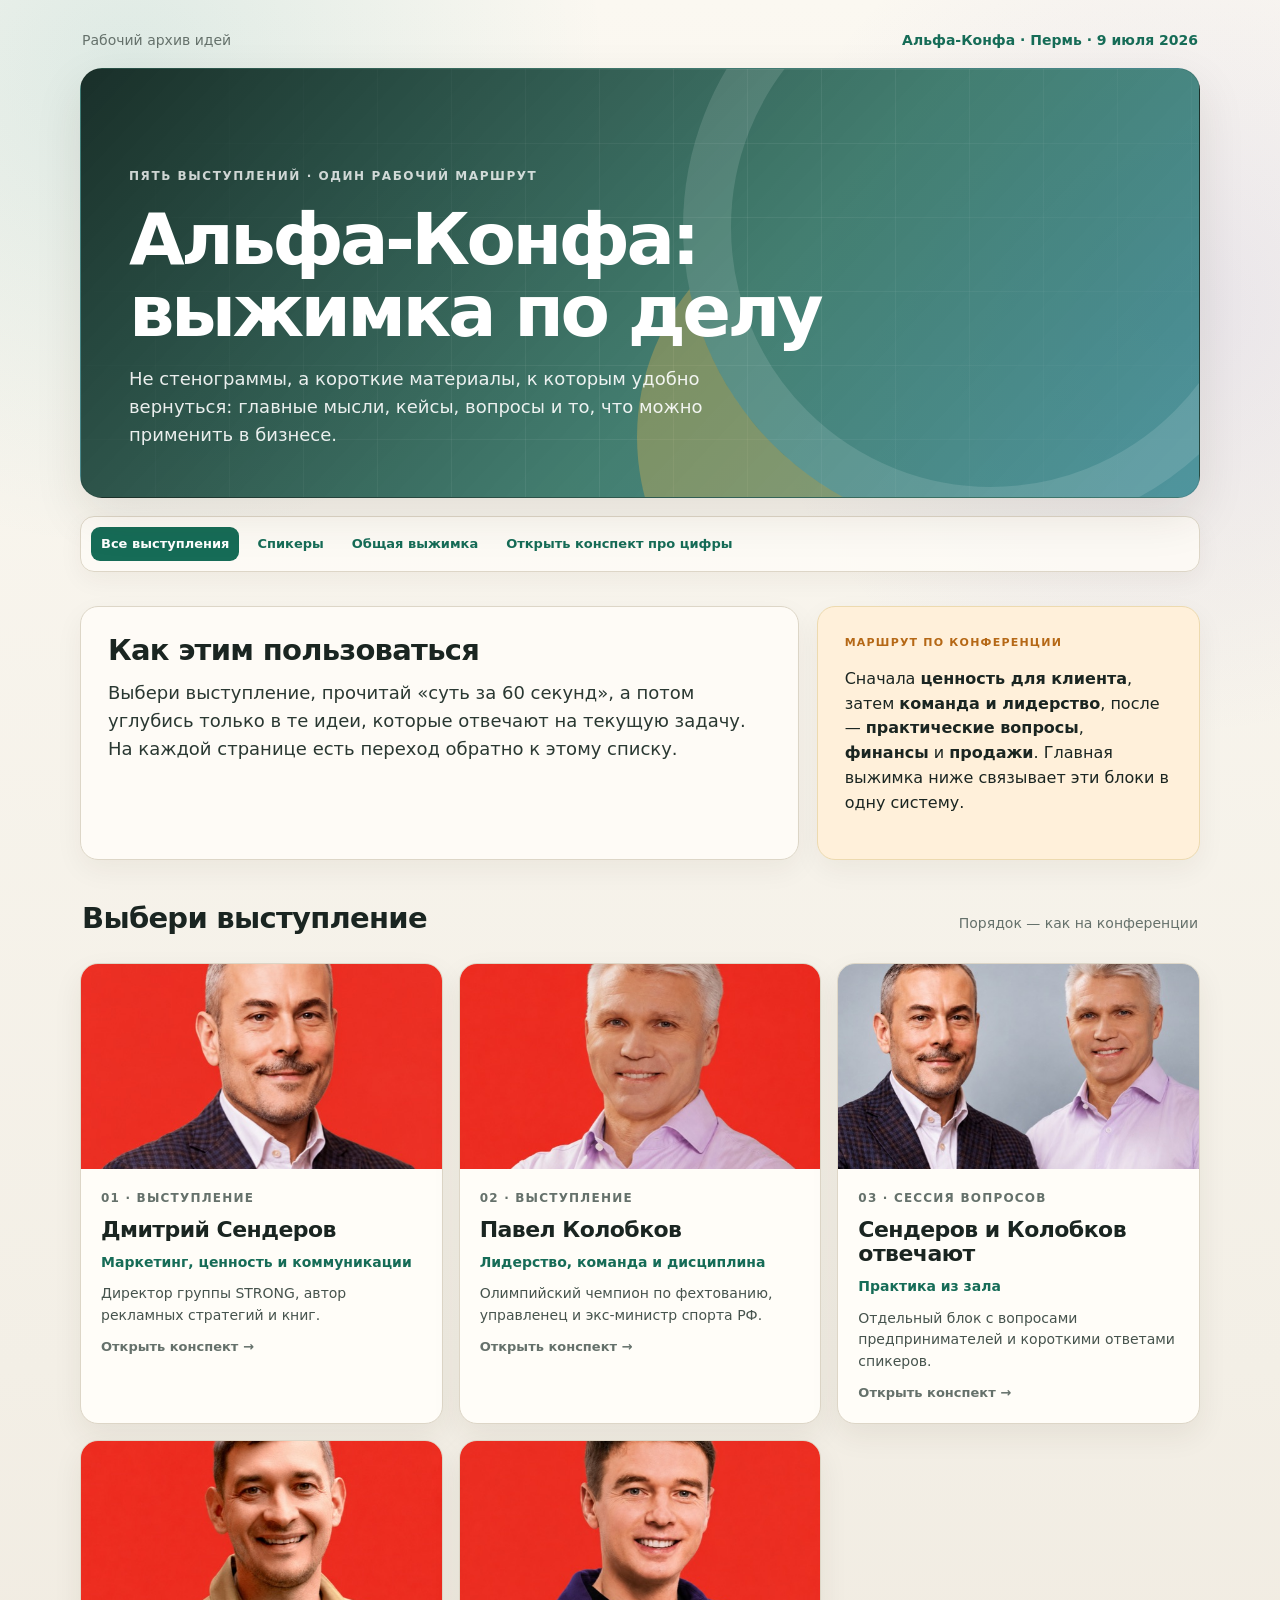
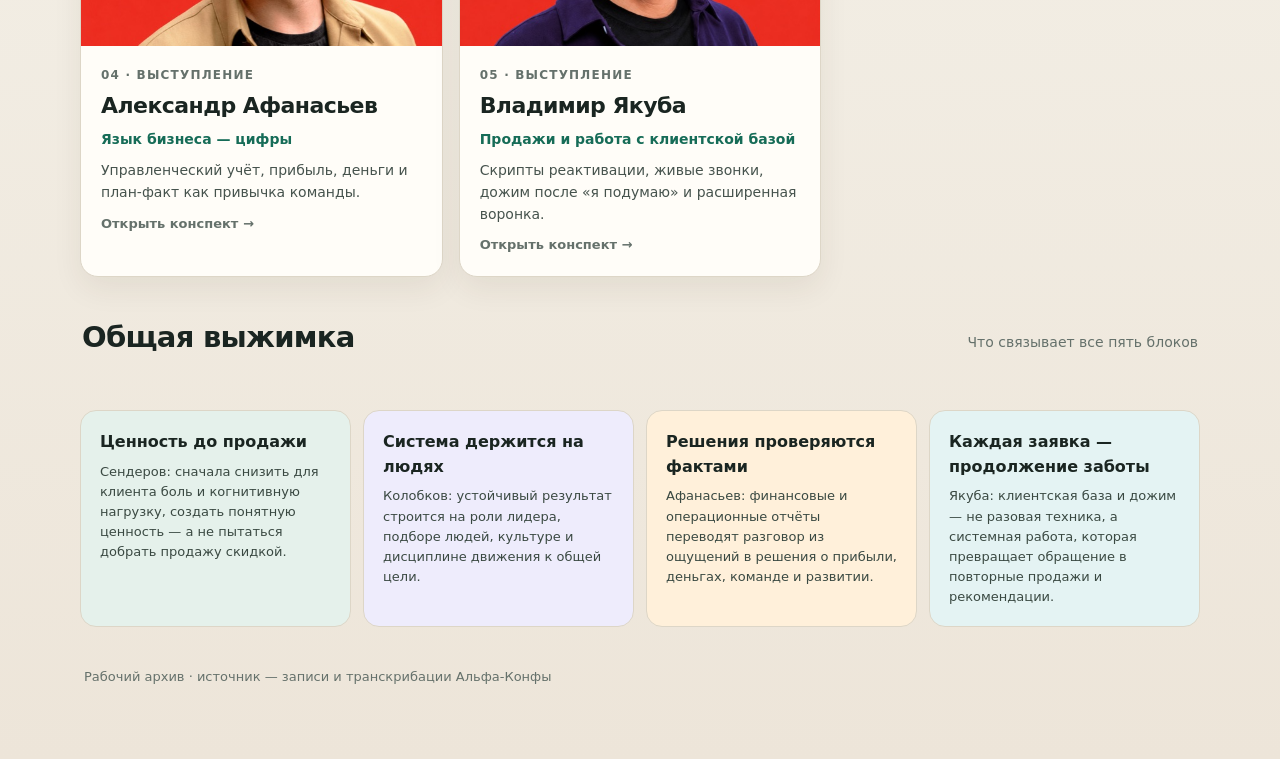
<file: index.html>
<!doctype html>
<html lang="ru">
<head>
  <meta charset="utf-8">
  <meta name="viewport" content="width=device-width, initial-scale=1">
  <title>Альфа-Конфа — рабочий архив идей</title>
  <style>
    :root { --ink:#1a2521; --muted:#65716b; --paper:#fffdf8; --canvas:#f3efe6; --line:#ddd6c7; --green:#166c57; --teal:#0c878b; --amber:#b56816; --violet:#6558bf; --soft-green:#e5f1eb; --soft-teal:#e4f3f3; --soft-amber:#fff0da; --soft-violet:#eeecfc; --shadow:0 18px 48px rgba(53,43,23,.10); }
    * { box-sizing:border-box; } html { scroll-behavior:smooth; }
    body { margin:0; color:var(--ink); font-family:Inter,ui-sans-serif,system-ui,-apple-system,BlinkMacSystemFont,"Segoe UI",Arial,sans-serif; line-height:1.55; background:radial-gradient(circle at 10% 3%,rgba(12,135,139,.12),transparent 30rem),radial-gradient(circle at 92% 13%,rgba(101,88,191,.11),transparent 27rem),linear-gradient(180deg,#fbf8f1 0%,var(--canvas) 58%,#ede5d9 100%); }
    a { color:inherit; } .page { width:min(1120px,calc(100% - 40px)); margin:0 auto; padding:30px 0 72px; }
    .top { display:flex; justify-content:space-between; gap:18px; align-items:center; margin:0 2px 16px; color:var(--muted); font-size:14px; } .top strong { color:var(--green); }
    .hero { position:relative; min-height:430px; overflow:hidden; display:grid; align-content:end; gap:17px; padding:48px; border:1px solid rgba(23,32,29,.12); border-radius:22px; color:#fff; background:linear-gradient(133deg,rgba(13,35,29,.94),rgba(18,94,78,.79) 58%,rgba(12,113,126,.70)); box-shadow:var(--shadow); isolation:isolate; }
    .hero::before { content:""; position:absolute; z-index:-1; inset:0; opacity:.43; background-image:linear-gradient(90deg,rgba(255,255,255,.16) 1px,transparent 1px),linear-gradient(rgba(255,255,255,.16) 1px,transparent 1px); background-size:74px 74px; mask-image:linear-gradient(120deg,transparent 5%,black 55%,transparent 105%); }
    .hero::after { content:""; position:absolute; z-index:-1; width:520px;height:520px;right:-100px;top:-150px;border:48px solid rgba(255,255,255,.12);border-radius:50%;box-shadow:-120px 210px 0 -74px rgba(255,190,76,.3); }
    .eyebrow { margin:0; color:rgba(255,255,255,.78); font-weight:800; font-size:12px; letter-spacing:.13em; text-transform:uppercase; } h1 { max-width:790px; margin:0; font-size:clamp(42px,6vw,72px); letter-spacing:-.05em; line-height:1.01; } .hero p:last-child { max-width:650px; margin:0; color:rgba(255,255,255,.9); font-size:18px; }
    .nav { display:flex; flex-wrap:wrap; gap:8px; margin:18px 0 34px; padding:10px; border:1px solid var(--line); border-radius:14px; background:rgba(255,253,248,.78); box-shadow:0 8px 24px rgba(50,39,20,.05); } .nav a { padding:7px 10px; border-radius:9px; color:var(--green); text-decoration:none; font-size:13px; font-weight:700; } .nav a:first-child { color:#fff; background:var(--green); }
    h2 { margin:0 0 12px; font-size:29px; line-height:1.15; letter-spacing:-.025em; } .intro { display:grid; grid-template-columns:minmax(0,1.5fr) minmax(280px,.8fr); gap:18px; margin-bottom:42px; } .box { padding:27px; border:1px solid var(--line); border-radius:18px; background:rgba(255,253,248,.86); box-shadow:0 10px 28px rgba(50,39,20,.055); } .lead { margin:0; font-size:18px; color:#2a3832; } .box p + p { margin-top:12px; } .signal { background:var(--soft-amber); border-color:#eddaaf; } .label { display:block; margin-bottom:8px; color:var(--amber); font-size:11px; font-weight:850; letter-spacing:.11em; text-transform:uppercase; }
    .section-head { display:flex; align-items:baseline; justify-content:space-between; gap:18px; margin:0 2px 16px; } .section-head p { margin:0; color:var(--muted); font-size:14px; }
    .cards { display:grid; grid-template-columns:repeat(3,minmax(0,1fr)); gap:16px; } .card { min-height:360px; overflow:hidden; display:flex; flex-direction:column; border:1px solid var(--line); border-radius:18px; background:var(--paper); box-shadow:0 12px 30px rgba(50,39,20,.07); text-decoration:none; transition:transform .18s ease,box-shadow .18s ease; } .card:hover { transform:translateY(-4px); box-shadow:var(--shadow); } .card .portrait { height:205px; flex:none; background-color:#e7e0d3; background-repeat:no-repeat; background-size:cover; background-position:center 35%; } .senderov .portrait { background-image:url('assets/dmitry-senderov.jpg'); } .kolobkov .portrait { background-image:url('assets/pavel-kolobkov.jpg'); } .yakuba .portrait { background-image:url('assets/vladimir-yakuba.jpg'); } .afanasyev .portrait { background-image:url('assets/alexander-afanasyev.jpg'); } .qa .portrait { background-image:url('assets/questions-senderov-kolobkov.jpg'); background-position:center 48%; }
    .card-body { display:grid; align-content:start; gap:10px; padding:20px; flex:1; } .number { color:var(--muted); font-size:12px; font-weight:850; letter-spacing:.1em; text-transform:uppercase; } .card h3 { margin:0; font-size:22px; line-height:1.1; letter-spacing:-.025em; } .card p { margin:0; color:#46534d; font-size:14px; } .card .topic { color:var(--green); font-weight:720; } .card .status { margin-top:auto; color:var(--muted); font-size:13px; font-weight:700; } .card.ready .status { color:var(--green); }
    .themes { display:grid; grid-template-columns:repeat(4,1fr); gap:12px; margin-top:44px; } .theme { min-height:125px; padding:19px; border:1px solid var(--line); border-radius:16px; } .theme:nth-child(1){background:var(--soft-green)} .theme:nth-child(2){background:var(--soft-violet)} .theme:nth-child(3){background:var(--soft-amber)} .theme:nth-child(4){background:var(--soft-teal)} .theme strong { display:block; margin-bottom:7px; font-size:16px; } .theme p { margin:0; color:#3a4942; font-size:13px; }
    footer { margin:40px 4px 0; color:var(--muted); font-size:13px; }
    @media(max-width:860px){.cards{grid-template-columns:repeat(2,1fr)}.themes{grid-template-columns:repeat(2,1fr)}} @media(max-width:620px){.page{width:min(100% - 28px,680px);padding-top:14px}.top{font-size:13px}.hero{min-height:390px;padding:30px 25px;border-radius:18px}.intro,.cards,.themes{grid-template-columns:1fr}.section-head{align-items:flex-start;flex-direction:column;gap:4px}.card{min-height:310px}}
  </style>
</head>
<body>
  <main class="page">
    <div class="top"><span>Рабочий архив идей</span><strong>Альфа-Конфа · Пермь · 9 июля 2026</strong></div>
    <header class="hero"><p class="eyebrow">Пять выступлений · один рабочий маршрут</p><h1>Альфа-Конфа:<br>выжимка по делу</h1><p>Не стенограммы, а короткие материалы, к которым удобно вернуться: главные мысли, кейсы, вопросы и то, что можно применить в бизнесе.</p></header>
    <nav class="nav" aria-label="Навигация"><a href="index.html">Все выступления</a><a href="#speakers">Спикеры</a><a href="#themes">Общая выжимка</a><a href="04-alexander-afanasyev.html">Открыть конспект про цифры</a></nav>
    <section class="intro"><article class="box"><h2>Как этим пользоваться</h2><p class="lead">Выбери выступление, прочитай «суть за 60 секунд», а потом углубись только в те идеи, которые отвечают на текущую задачу. На каждой странице есть переход обратно к этому списку.</p></article><aside class="box signal"><span class="label">Маршрут по конференции</span><p>Сначала <strong>ценность для клиента</strong>, затем <strong>команда и лидерство</strong>, после — <strong>практические вопросы</strong>, <strong>финансы</strong> и <strong>продажи</strong>. Главная выжимка ниже связывает эти блоки в одну систему.</p></aside></section>
    <section id="speakers"><div class="section-head"><h2>Выбери выступление</h2><p>Порядок — как на конференции</p></div><div class="cards">
      <a class="card senderov" href="01-dmitry-senderov.html"><div class="portrait" role="img" aria-label="Дмитрий Сендеров"></div><div class="card-body"><span class="number">01 · выступление</span><h3>Дмитрий Сендеров</h3><p class="topic">Маркетинг, ценность и коммуникации</p><p>Директор группы STRONG, автор рекламных стратегий и книг.</p><span class="status">Открыть конспект →</span></div></a>
      <a class="card kolobkov" href="02-pavel-kolobkov.html"><div class="portrait" role="img" aria-label="Павел Колобков"></div><div class="card-body"><span class="number">02 · выступление</span><h3>Павел Колобков</h3><p class="topic">Лидерство, команда и дисциплина</p><p>Олимпийский чемпион по фехтованию, управленец и экс-министр спорта РФ.</p><span class="status">Открыть конспект →</span></div></a>
      <a class="card qa" href="03-questions.html"><div class="portrait" role="img" aria-label="Дмитрий Сендеров и Павел Колобков"></div><div class="card-body"><span class="number">03 · сессия вопросов</span><h3>Сендеров и Колобков отвечают</h3><p class="topic">Практика из зала</p><p>Отдельный блок с вопросами предпринимателей и короткими ответами спикеров.</p><span class="status">Открыть конспект →</span></div></a>
      <a class="card afanasyev" href="04-alexander-afanasyev.html"><div class="portrait" role="img" aria-label="Александр Афанасьев"></div><div class="card-body"><span class="number">04 · выступление</span><h3>Александр Афанасьев</h3><p class="topic">Язык бизнеса — цифры</p><p>Управленческий учёт, прибыль, деньги и план-факт как привычка команды.</p><span class="status">Открыть конспект →</span></div></a>
      <a class="card yakuba" href="05-vladimir-yakuba.html"><div class="portrait" role="img" aria-label="Владимир Якуба"></div><div class="card-body"><span class="number">05 · выступление</span><h3>Владимир Якуба</h3><p class="topic">Продажи и работа с клиентской базой</p><p>Скрипты реактивации, живые звонки, дожим после «я подумаю» и расширенная воронка.</p><span class="status">Открыть конспект →</span></div></a>
    </div></section>
    <section id="themes"><div class="section-head" style="margin-top:44px"><h2>Общая выжимка</h2><p>Что связывает все пять блоков</p></div><div class="themes"><article class="theme"><strong>Ценность до продажи</strong><p>Сендеров: сначала снизить для клиента боль и когнитивную нагрузку, создать понятную ценность — а не пытаться добрать продажу скидкой.</p></article><article class="theme"><strong>Система держится на людях</strong><p>Колобков: устойчивый результат строится на роли лидера, подборе людей, культуре и дисциплине движения к общей цели.</p></article><article class="theme"><strong>Решения проверяются фактами</strong><p>Афанасьев: финансовые и операционные отчёты переводят разговор из ощущений в решения о прибыли, деньгах, команде и развитии.</p></article><article class="theme"><strong>Каждая заявка — продолжение заботы</strong><p>Якуба: клиентская база и дожим — не разовая техника, а системная работа, которая превращает обращение в повторные продажи и рекомендации.</p></article></div></section>
    <footer>Рабочий архив · источник — записи и транскрибации Альфа-Конфы</footer>
  </main>
</body>
</html>
</file>
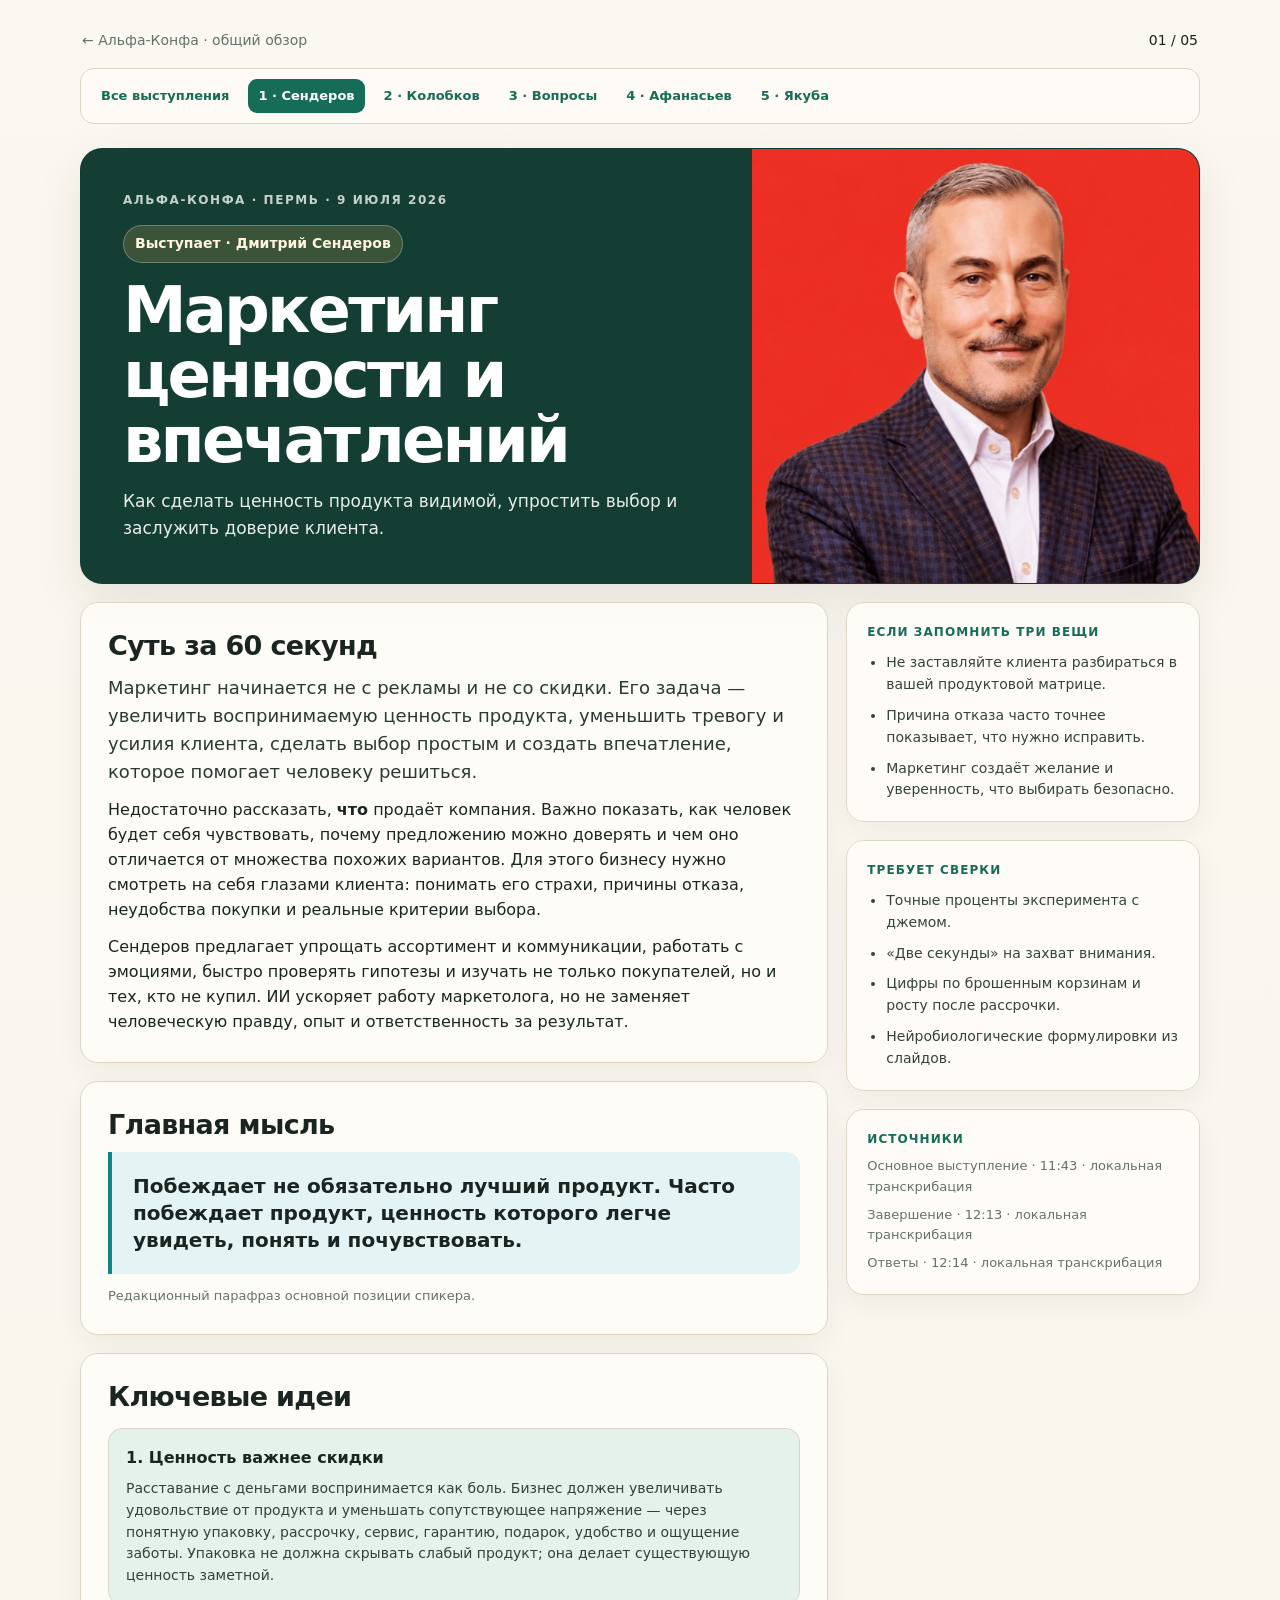
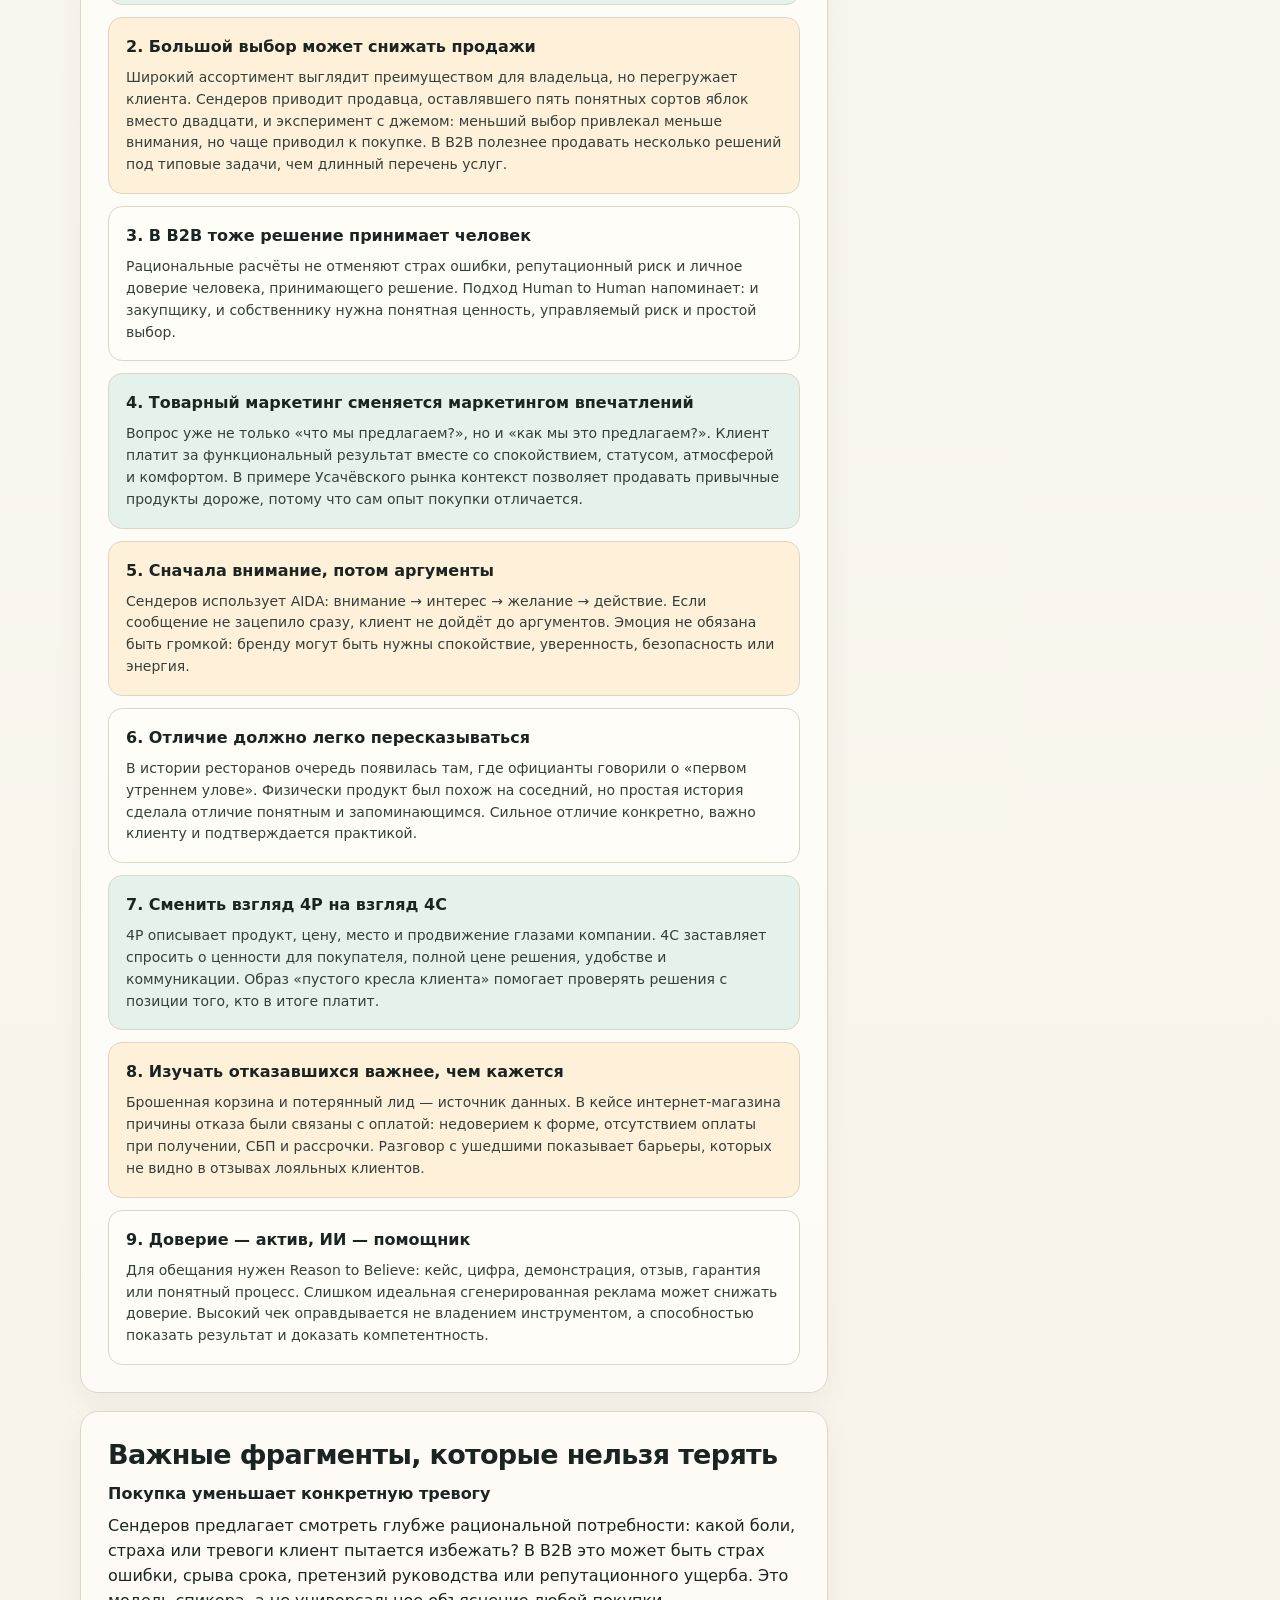
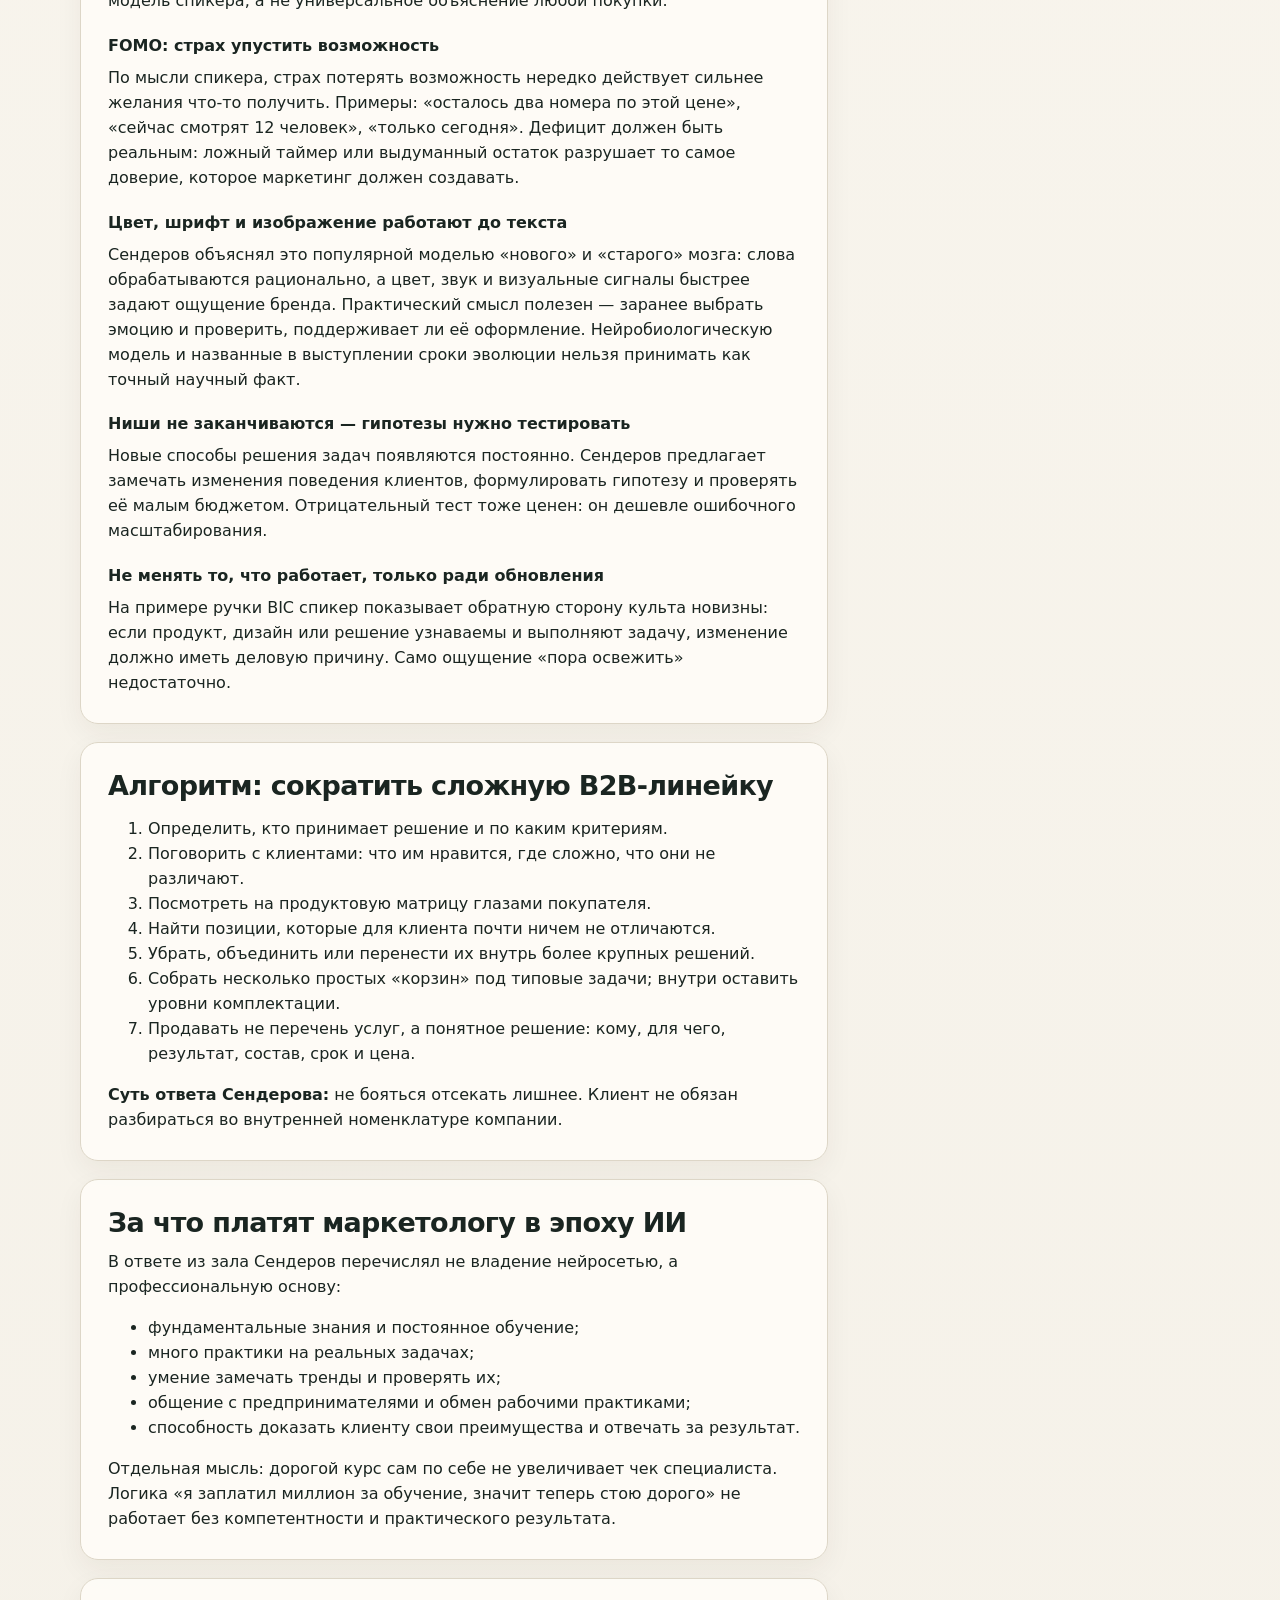
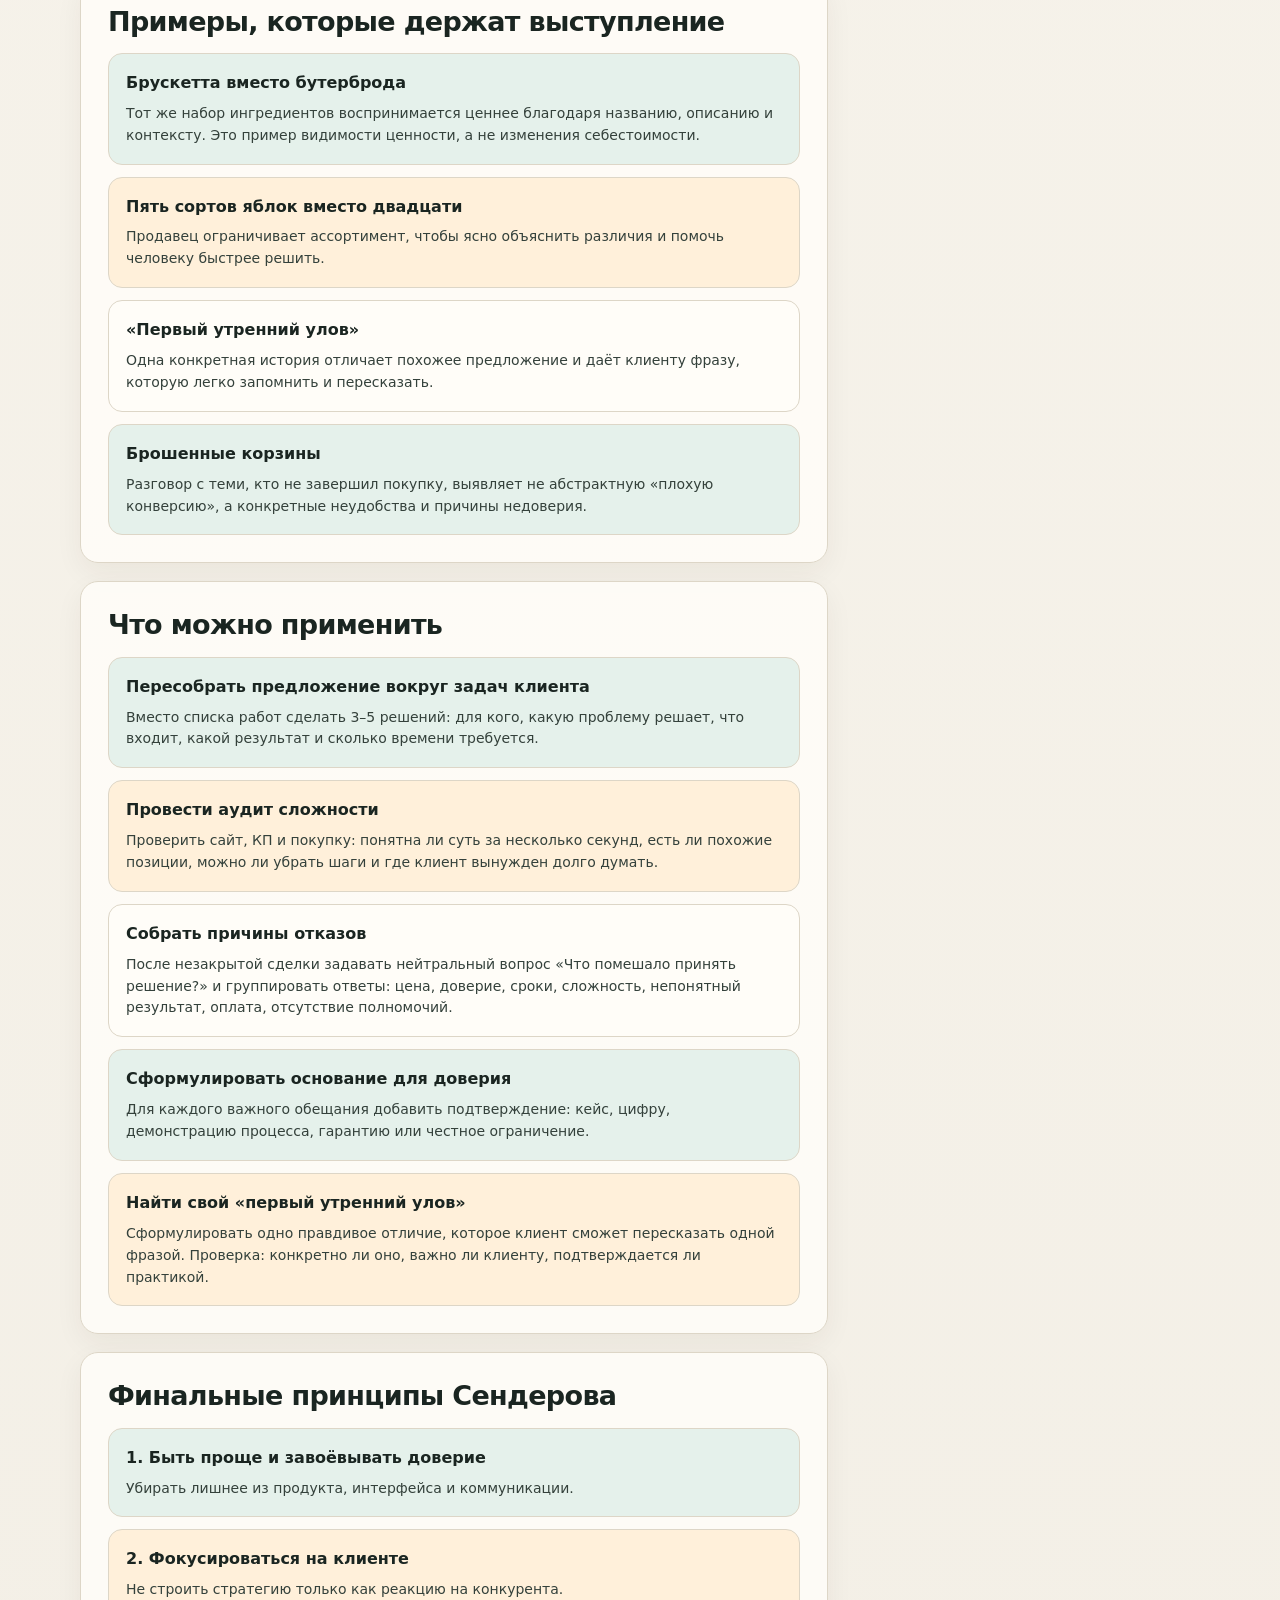
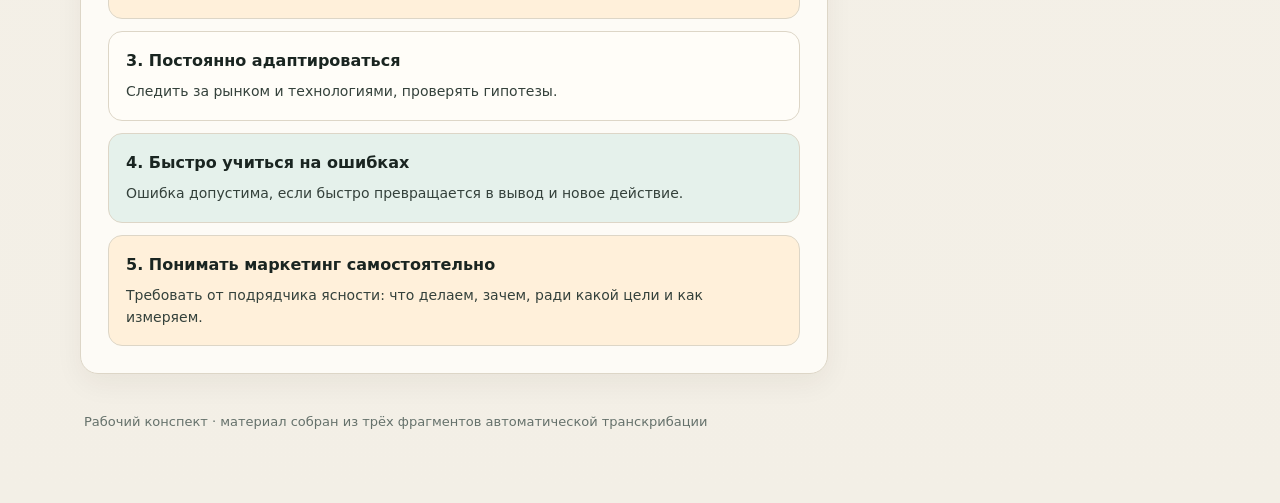
<file: 01-dmitry-senderov.html>
<!doctype html>
<html lang="ru">
<head>
  <meta charset="utf-8"><meta name="viewport" content="width=device-width,initial-scale=1">
  <title>Дмитрий Сендеров — маркетинг ценности и впечатлений</title>
  <link rel="stylesheet" href="speaker-page.css">
</head>
<body><main class="page">
  <div class="top"><a href="index.html">← Альфа-Конфа · общий обзор</a><span>01 / 05</span></div>
  <nav class="nav"><a href="index.html">Все выступления</a><a class="current" href="01-dmitry-senderov.html">1 · Сендеров</a><a href="02-pavel-kolobkov.html">2 · Колобков</a><a href="03-questions.html">3 · Вопросы</a><a href="04-alexander-afanasyev.html">4 · Афанасьев</a><a href="05-vladimir-yakuba.html">5 · Якуба</a></nav>
  <header class="hero"><div class="hero-copy"><p class="eyebrow">Альфа-Конфа · Пермь · 9 июля 2026</p><p class="speaker">Выступает · Дмитрий Сендеров</p><h1>Маркетинг ценности и впечатлений</h1><p>Как сделать ценность продукта видимой, упростить выбор и заслужить доверие клиента.</p></div><div class="photo" style="background-image:url('assets/dmitry-senderov.jpg')"></div></header>
  <div class="content"><div class="stack">
    <section class="box"><h2>Суть за 60 секунд</h2><p class="lead">Маркетинг начинается не с рекламы и не со скидки. Его задача — увеличить воспринимаемую ценность продукта, уменьшить тревогу и усилия клиента, сделать выбор простым и создать впечатление, которое помогает человеку решиться.</p><p>Недостаточно рассказать, <strong>что</strong> продаёт компания. Важно показать, как человек будет себя чувствовать, почему предложению можно доверять и чем оно отличается от множества похожих вариантов. Для этого бизнесу нужно смотреть на себя глазами клиента: понимать его страхи, причины отказа, неудобства покупки и реальные критерии выбора.</p><p>Сендеров предлагает упрощать ассортимент и коммуникации, работать с эмоциями, быстро проверять гипотезы и изучать не только покупателей, но и тех, кто не купил. ИИ ускоряет работу маркетолога, но не заменяет человеческую правду, опыт и ответственность за результат.</p></section>
    <section class="box"><h2>Главная мысль</h2><div class="thesis">Побеждает не обязательно лучший продукт. Часто побеждает продукт, ценность которого легче увидеть, понять и почувствовать.</div><p style="margin-top:12px;color:#65716b;font-size:13px">Редакционный парафраз основной позиции спикера.</p></section>
    <section class="box"><h2>Ключевые идеи</h2><div class="ideas">
      <article class="idea"><h3>1. Ценность важнее скидки</h3><p>Расставание с деньгами воспринимается как боль. Бизнес должен увеличивать удовольствие от продукта и уменьшать сопутствующее напряжение — через понятную упаковку, рассрочку, сервис, гарантию, подарок, удобство и ощущение заботы. Упаковка не должна скрывать слабый продукт; она делает существующую ценность заметной.</p></article>
      <article class="idea"><h3>2. Большой выбор может снижать продажи</h3><p>Широкий ассортимент выглядит преимуществом для владельца, но перегружает клиента. Сендеров приводит продавца, оставлявшего пять понятных сортов яблок вместо двадцати, и эксперимент с джемом: меньший выбор привлекал меньше внимания, но чаще приводил к покупке. В B2B полезнее продавать несколько решений под типовые задачи, чем длинный перечень услуг.</p></article>
      <article class="idea"><h3>3. В B2B тоже решение принимает человек</h3><p>Рациональные расчёты не отменяют страх ошибки, репутационный риск и личное доверие человека, принимающего решение. Подход Human to Human напоминает: и закупщику, и собственнику нужна понятная ценность, управляемый риск и простой выбор.</p></article>
      <article class="idea"><h3>4. Товарный маркетинг сменяется маркетингом впечатлений</h3><p>Вопрос уже не только «что мы предлагаем?», но и «как мы это предлагаем?». Клиент платит за функциональный результат вместе со спокойствием, статусом, атмосферой и комфортом. В примере Усачёвского рынка контекст позволяет продавать привычные продукты дороже, потому что сам опыт покупки отличается.</p></article>
      <article class="idea"><h3>5. Сначала внимание, потом аргументы</h3><p>Сендеров использует AIDA: внимание → интерес → желание → действие. Если сообщение не зацепило сразу, клиент не дойдёт до аргументов. Эмоция не обязана быть громкой: бренду могут быть нужны спокойствие, уверенность, безопасность или энергия.</p></article>
      <article class="idea"><h3>6. Отличие должно легко пересказываться</h3><p>В истории ресторанов очередь появилась там, где официанты говорили о «первом утреннем улове». Физически продукт был похож на соседний, но простая история сделала отличие понятным и запоминающимся. Сильное отличие конкретно, важно клиенту и подтверждается практикой.</p></article>
      <article class="idea"><h3>7. Сменить взгляд 4P на взгляд 4C</h3><p>4P описывает продукт, цену, место и продвижение глазами компании. 4C заставляет спросить о ценности для покупателя, полной цене решения, удобстве и коммуникации. Образ «пустого кресла клиента» помогает проверять решения с позиции того, кто в итоге платит.</p></article>
      <article class="idea"><h3>8. Изучать отказавшихся важнее, чем кажется</h3><p>Брошенная корзина и потерянный лид — источник данных. В кейсе интернет-магазина причины отказа были связаны с оплатой: недоверием к форме, отсутствием оплаты при получении, СБП и рассрочки. Разговор с ушедшими показывает барьеры, которых не видно в отзывах лояльных клиентов.</p></article>
      <article class="idea"><h3>9. Доверие — актив, ИИ — помощник</h3><p>Для обещания нужен Reason to Believe: кейс, цифра, демонстрация, отзыв, гарантия или понятный процесс. Слишком идеальная сгенерированная реклама может снижать доверие. Высокий чек оправдывается не владением инструментом, а способностью показать результат и доказать компетентность.</p></article>
    </div></section>
    <section class="box"><h2>Важные фрагменты, которые нельзя терять</h2>
      <h3>Покупка уменьшает конкретную тревогу</h3><p>Сендеров предлагает смотреть глубже рациональной потребности: какой боли, страха или тревоги клиент пытается избежать? В B2B это может быть страх ошибки, срыва срока, претензий руководства или репутационного ущерба. Это модель спикера, а не универсальное объяснение любой покупки.</p>
      <h3 style="margin-top:20px">FOMO: страх упустить возможность</h3><p>По мысли спикера, страх потерять возможность нередко действует сильнее желания что-то получить. Примеры: «осталось два номера по этой цене», «сейчас смотрят 12 человек», «только сегодня». Дефицит должен быть реальным: ложный таймер или выдуманный остаток разрушает то самое доверие, которое маркетинг должен создавать.</p>
      <h3 style="margin-top:20px">Цвет, шрифт и изображение работают до текста</h3><p>Сендеров объяснял это популярной моделью «нового» и «старого» мозга: слова обрабатываются рационально, а цвет, звук и визуальные сигналы быстрее задают ощущение бренда. Практический смысл полезен — заранее выбрать эмоцию и проверить, поддерживает ли её оформление. Нейробиологическую модель и названные в выступлении сроки эволюции нельзя принимать как точный научный факт.</p>
      <h3 style="margin-top:20px">Ниши не заканчиваются — гипотезы нужно тестировать</h3><p>Новые способы решения задач появляются постоянно. Сендеров предлагает замечать изменения поведения клиентов, формулировать гипотезу и проверять её малым бюджетом. Отрицательный тест тоже ценен: он дешевле ошибочного масштабирования.</p>
      <h3 style="margin-top:20px">Не менять то, что работает, только ради обновления</h3><p>На примере ручки BIC спикер показывает обратную сторону культа новизны: если продукт, дизайн или решение узнаваемы и выполняют задачу, изменение должно иметь деловую причину. Само ощущение «пора освежить» недостаточно.</p>
    </section>
    <section class="box"><h2>Алгоритм: сократить сложную B2B-линейку</h2><ol>
      <li>Определить, кто принимает решение и по каким критериям.</li>
      <li>Поговорить с клиентами: что им нравится, где сложно, что они не различают.</li>
      <li>Посмотреть на продуктовую матрицу глазами покупателя.</li>
      <li>Найти позиции, которые для клиента почти ничем не отличаются.</li>
      <li>Убрать, объединить или перенести их внутрь более крупных решений.</li>
      <li>Собрать несколько простых «корзин» под типовые задачи; внутри оставить уровни комплектации.</li>
      <li>Продавать не перечень услуг, а понятное решение: кому, для чего, результат, состав, срок и цена.</li>
    </ol><p><strong>Суть ответа Сендерова:</strong> не бояться отсекать лишнее. Клиент не обязан разбираться во внутренней номенклатуре компании.</p></section>
    <section class="box"><h2>За что платят маркетологу в эпоху ИИ</h2><p>В ответе из зала Сендеров перечислял не владение нейросетью, а профессиональную основу:</p><ul><li>фундаментальные знания и постоянное обучение;</li><li>много практики на реальных задачах;</li><li>умение замечать тренды и проверять их;</li><li>общение с предпринимателями и обмен рабочими практиками;</li><li>способность доказать клиенту свои преимущества и отвечать за результат.</li></ul><p>Отдельная мысль: дорогой курс сам по себе не увеличивает чек специалиста. Логика «я заплатил миллион за обучение, значит теперь стою дорого» не работает без компетентности и практического результата.</p></section>
    <section class="box"><h2>Примеры, которые держат выступление</h2><div class="ideas">
      <article class="idea"><h3>Брускетта вместо бутерброда</h3><p>Тот же набор ингредиентов воспринимается ценнее благодаря названию, описанию и контексту. Это пример видимости ценности, а не изменения себестоимости.</p></article>
      <article class="idea"><h3>Пять сортов яблок вместо двадцати</h3><p>Продавец ограничивает ассортимент, чтобы ясно объяснить различия и помочь человеку быстрее решить.</p></article>
      <article class="idea"><h3>«Первый утренний улов»</h3><p>Одна конкретная история отличает похожее предложение и даёт клиенту фразу, которую легко запомнить и пересказать.</p></article>
      <article class="idea"><h3>Брошенные корзины</h3><p>Разговор с теми, кто не завершил покупку, выявляет не абстрактную «плохую конверсию», а конкретные неудобства и причины недоверия.</p></article>
    </div></section>
    <section class="box"><h2>Что можно применить</h2><div class="ideas">
      <article class="idea"><h3>Пересобрать предложение вокруг задач клиента</h3><p>Вместо списка работ сделать 3–5 решений: для кого, какую проблему решает, что входит, какой результат и сколько времени требуется.</p></article>
      <article class="idea"><h3>Провести аудит сложности</h3><p>Проверить сайт, КП и покупку: понятна ли суть за несколько секунд, есть ли похожие позиции, можно ли убрать шаги и где клиент вынужден долго думать.</p></article>
      <article class="idea"><h3>Собрать причины отказов</h3><p>После незакрытой сделки задавать нейтральный вопрос «Что помешало принять решение?» и группировать ответы: цена, доверие, сроки, сложность, непонятный результат, оплата, отсутствие полномочий.</p></article>
      <article class="idea"><h3>Сформулировать основание для доверия</h3><p>Для каждого важного обещания добавить подтверждение: кейс, цифру, демонстрацию процесса, гарантию или честное ограничение.</p></article>
      <article class="idea"><h3>Найти свой «первый утренний улов»</h3><p>Сформулировать одно правдивое отличие, которое клиент сможет пересказать одной фразой. Проверка: конкретно ли оно, важно ли клиенту, подтверждается ли практикой.</p></article>
    </div></section>
    <section class="box"><h2>Финальные принципы Сендерова</h2><div class="ideas">
      <article class="idea"><h3>1. Быть проще и завоёвывать доверие</h3><p>Убирать лишнее из продукта, интерфейса и коммуникации.</p></article>
      <article class="idea"><h3>2. Фокусироваться на клиенте</h3><p>Не строить стратегию только как реакцию на конкурента.</p></article>
      <article class="idea"><h3>3. Постоянно адаптироваться</h3><p>Следить за рынком и технологиями, проверять гипотезы.</p></article>
      <article class="idea"><h3>4. Быстро учиться на ошибках</h3><p>Ошибка допустима, если быстро превращается в вывод и новое действие.</p></article>
      <article class="idea"><h3>5. Понимать маркетинг самостоятельно</h3><p>Требовать от подрядчика ясности: что делаем, зачем, ради какой цели и как измеряем.</p></article>
    </div></section>
  </div><aside class="side">
    <section class="box"><h3>Если запомнить три вещи</h3><ul><li>Не заставляйте клиента разбираться в вашей продуктовой матрице.</li><li>Причина отказа часто точнее показывает, что нужно исправить.</li><li>Маркетинг создаёт желание и уверенность, что выбирать безопасно.</li></ul></section>
    <section class="box"><h3>Требует сверки</h3><ul><li>Точные проценты эксперимента с джемом.</li><li>«Две секунды» на захват внимания.</li><li>Цифры по брошенным корзинам и росту после рассрочки.</li><li>Нейробиологические формулировки из слайдов.</li></ul></section>
    <section class="box source"><h3>Источники</h3><span class="local-source">Основное выступление · 11:43 · локальная транскрибация</span><span class="local-source">Завершение · 12:13 · локальная транскрибация</span><span class="local-source">Ответы · 12:14 · локальная транскрибация</span></section>
  </aside></div>
  <footer>Рабочий конспект · материал собран из трёх фрагментов автоматической транскрибации</footer>
</main></body></html>
</file>
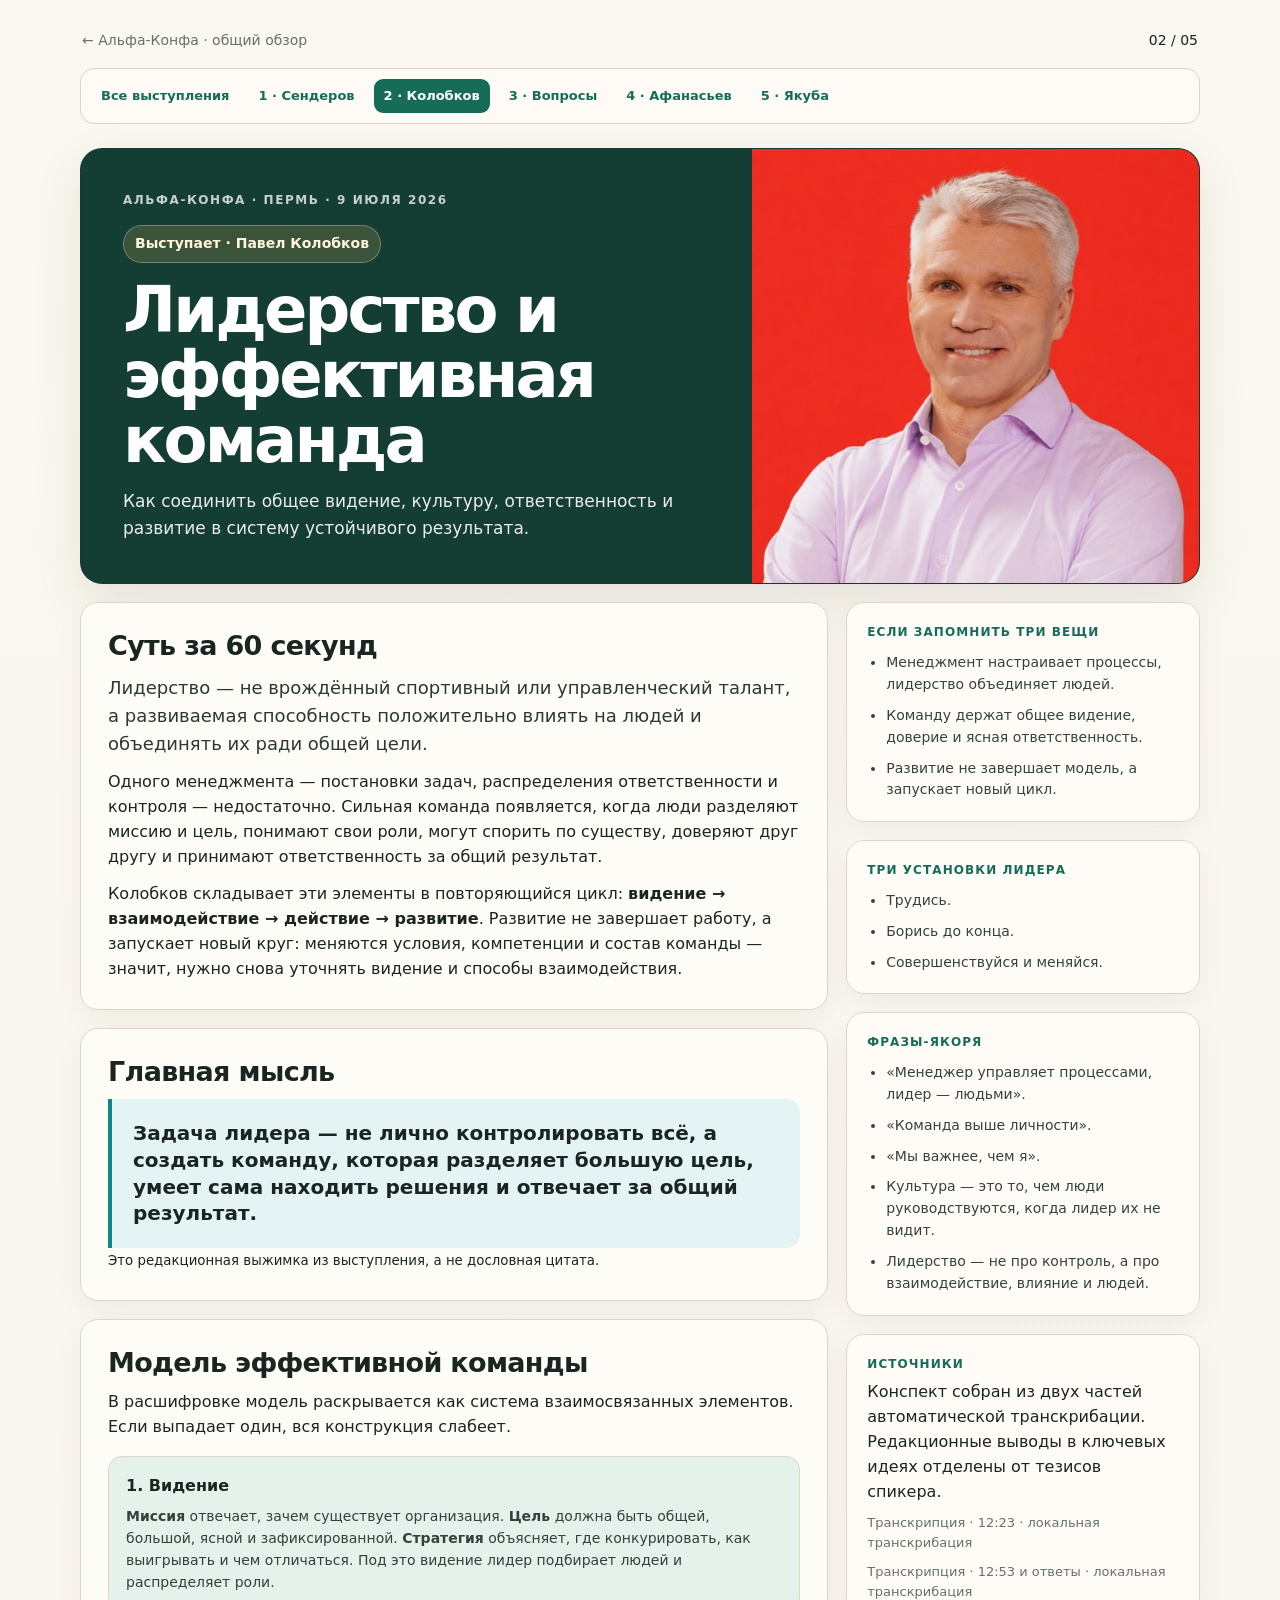
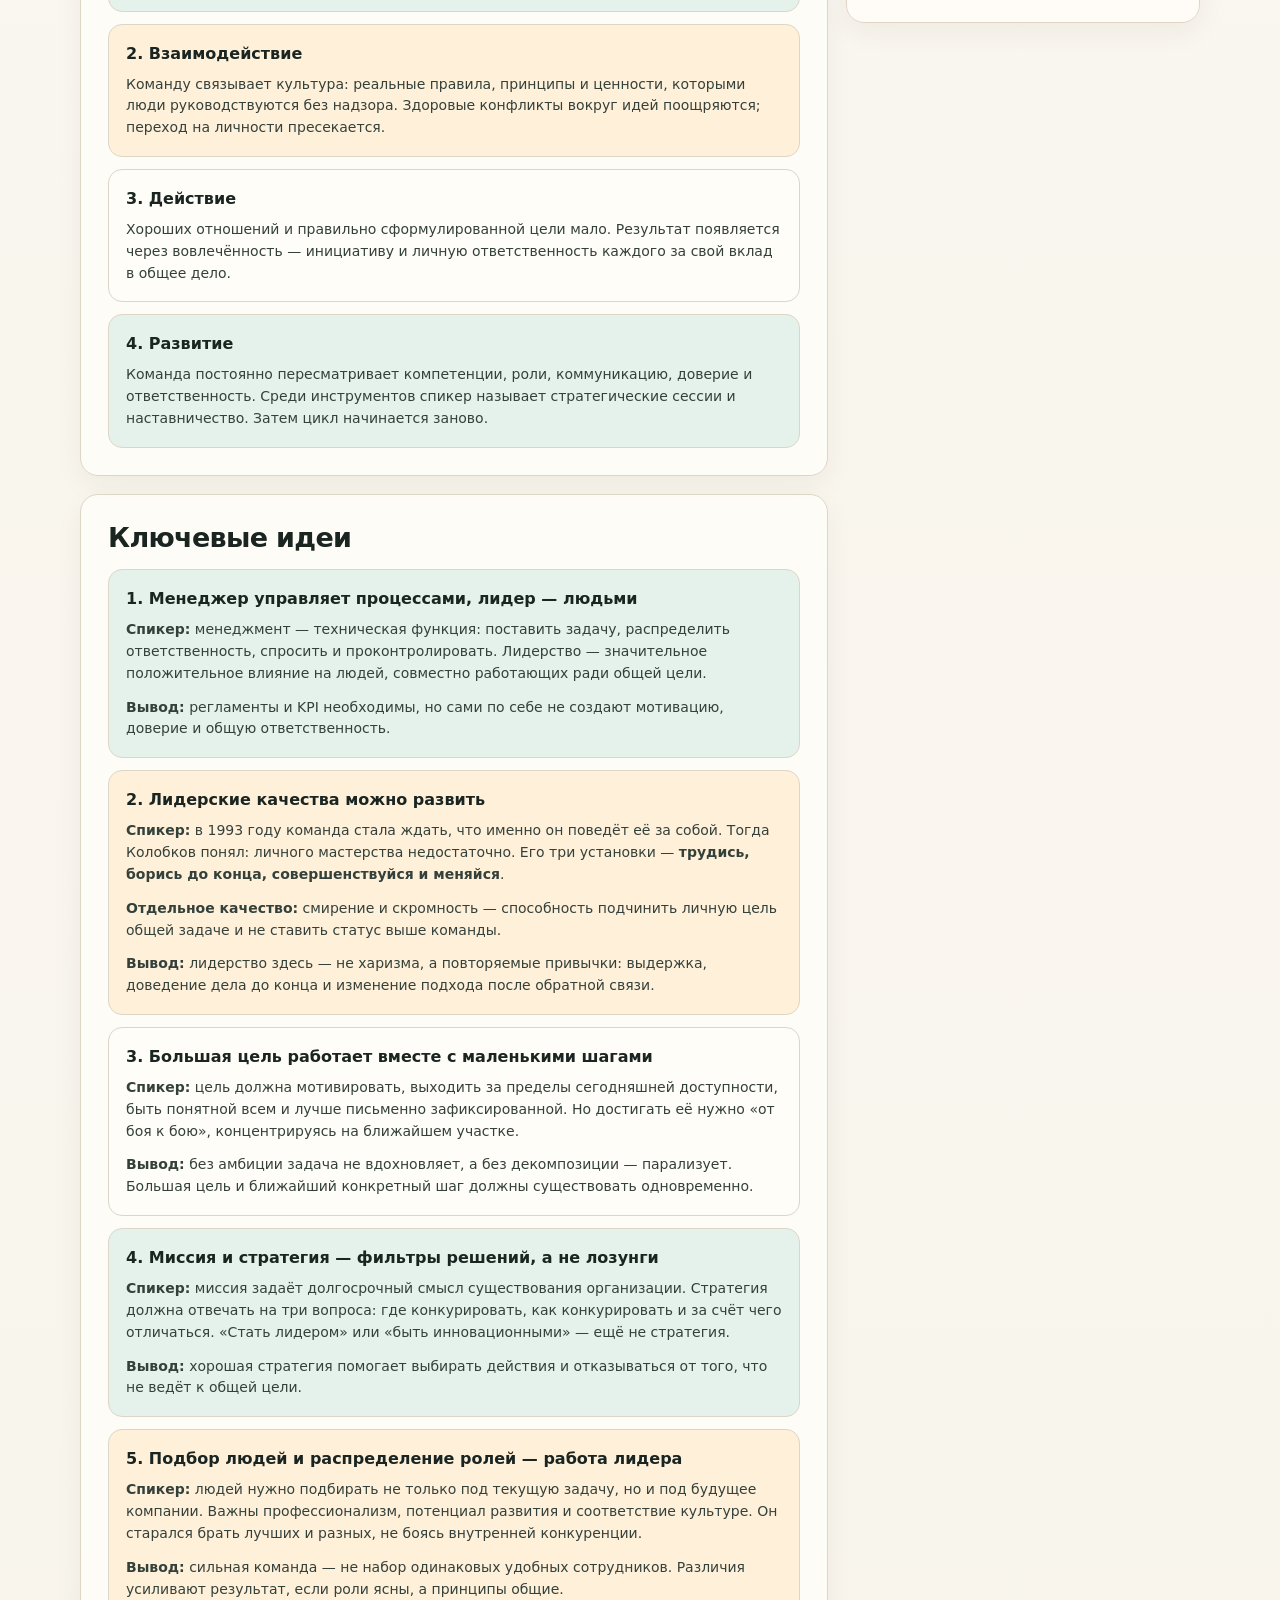
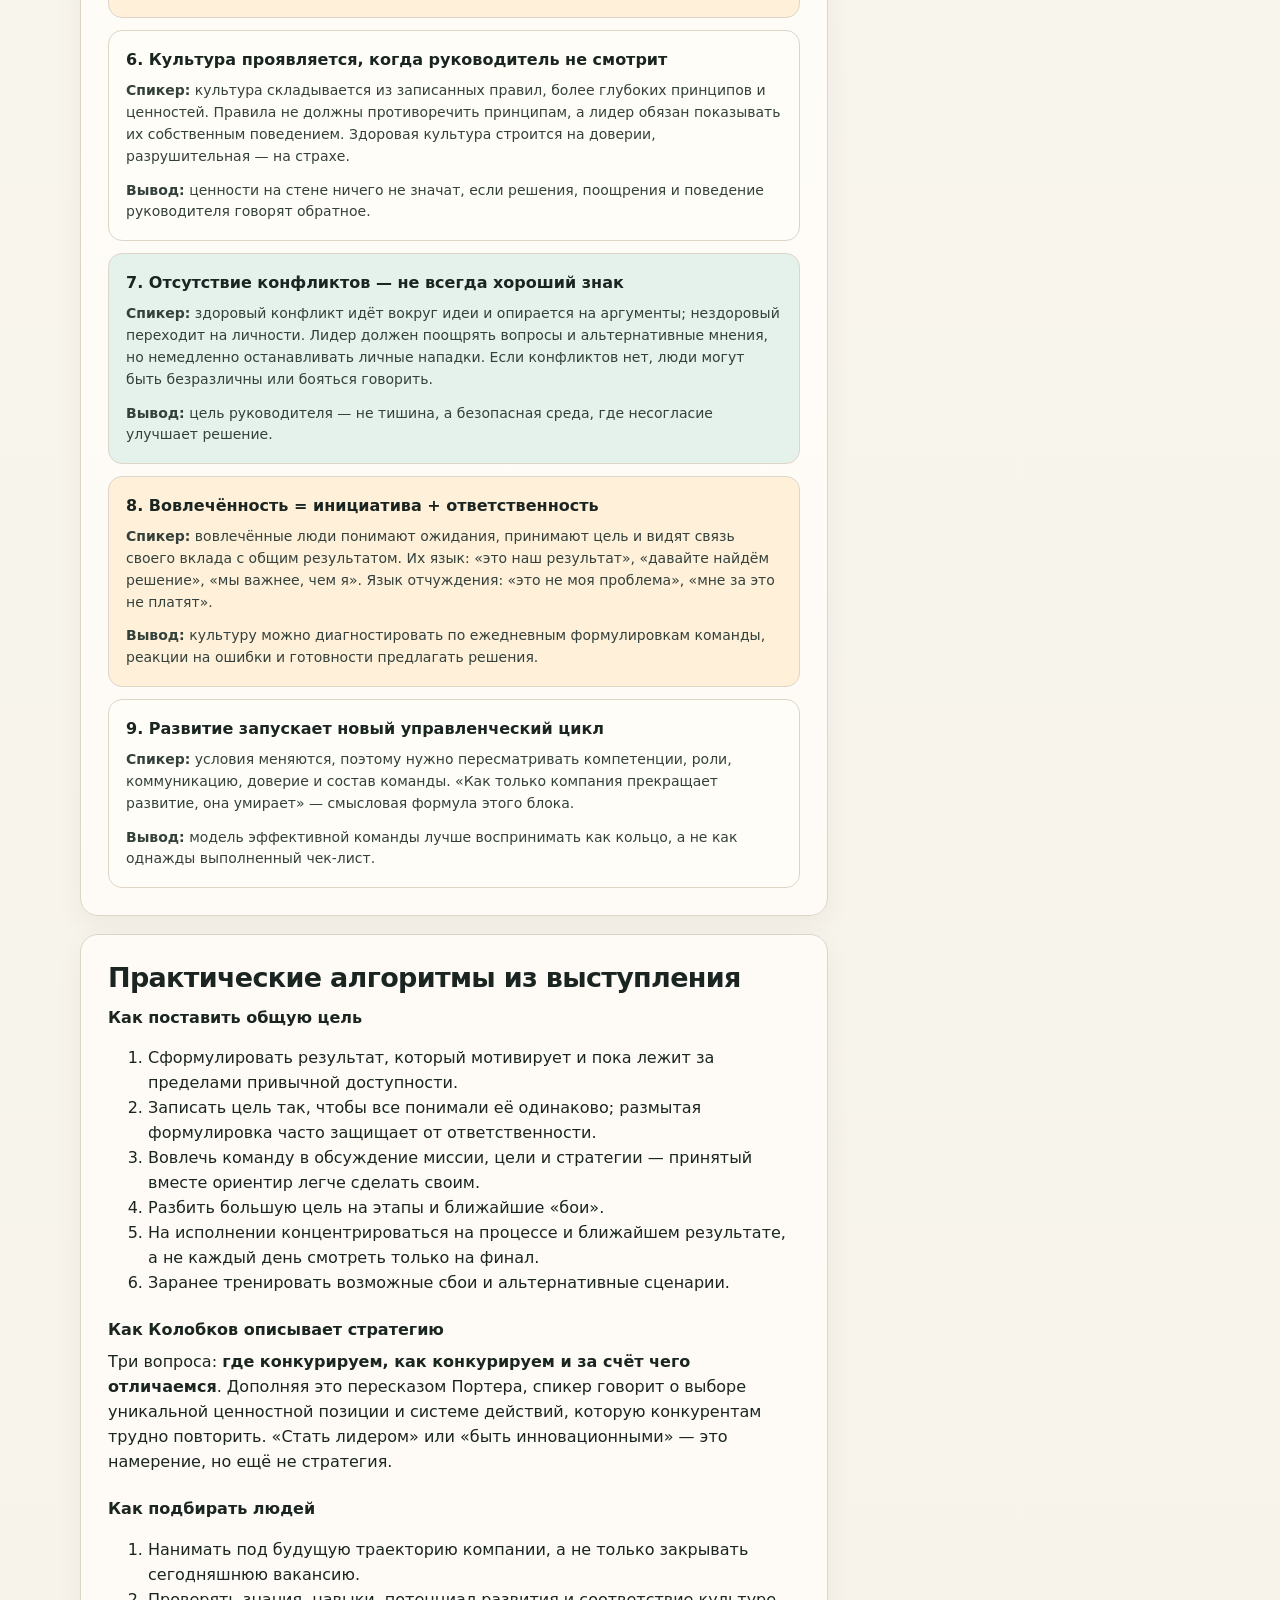
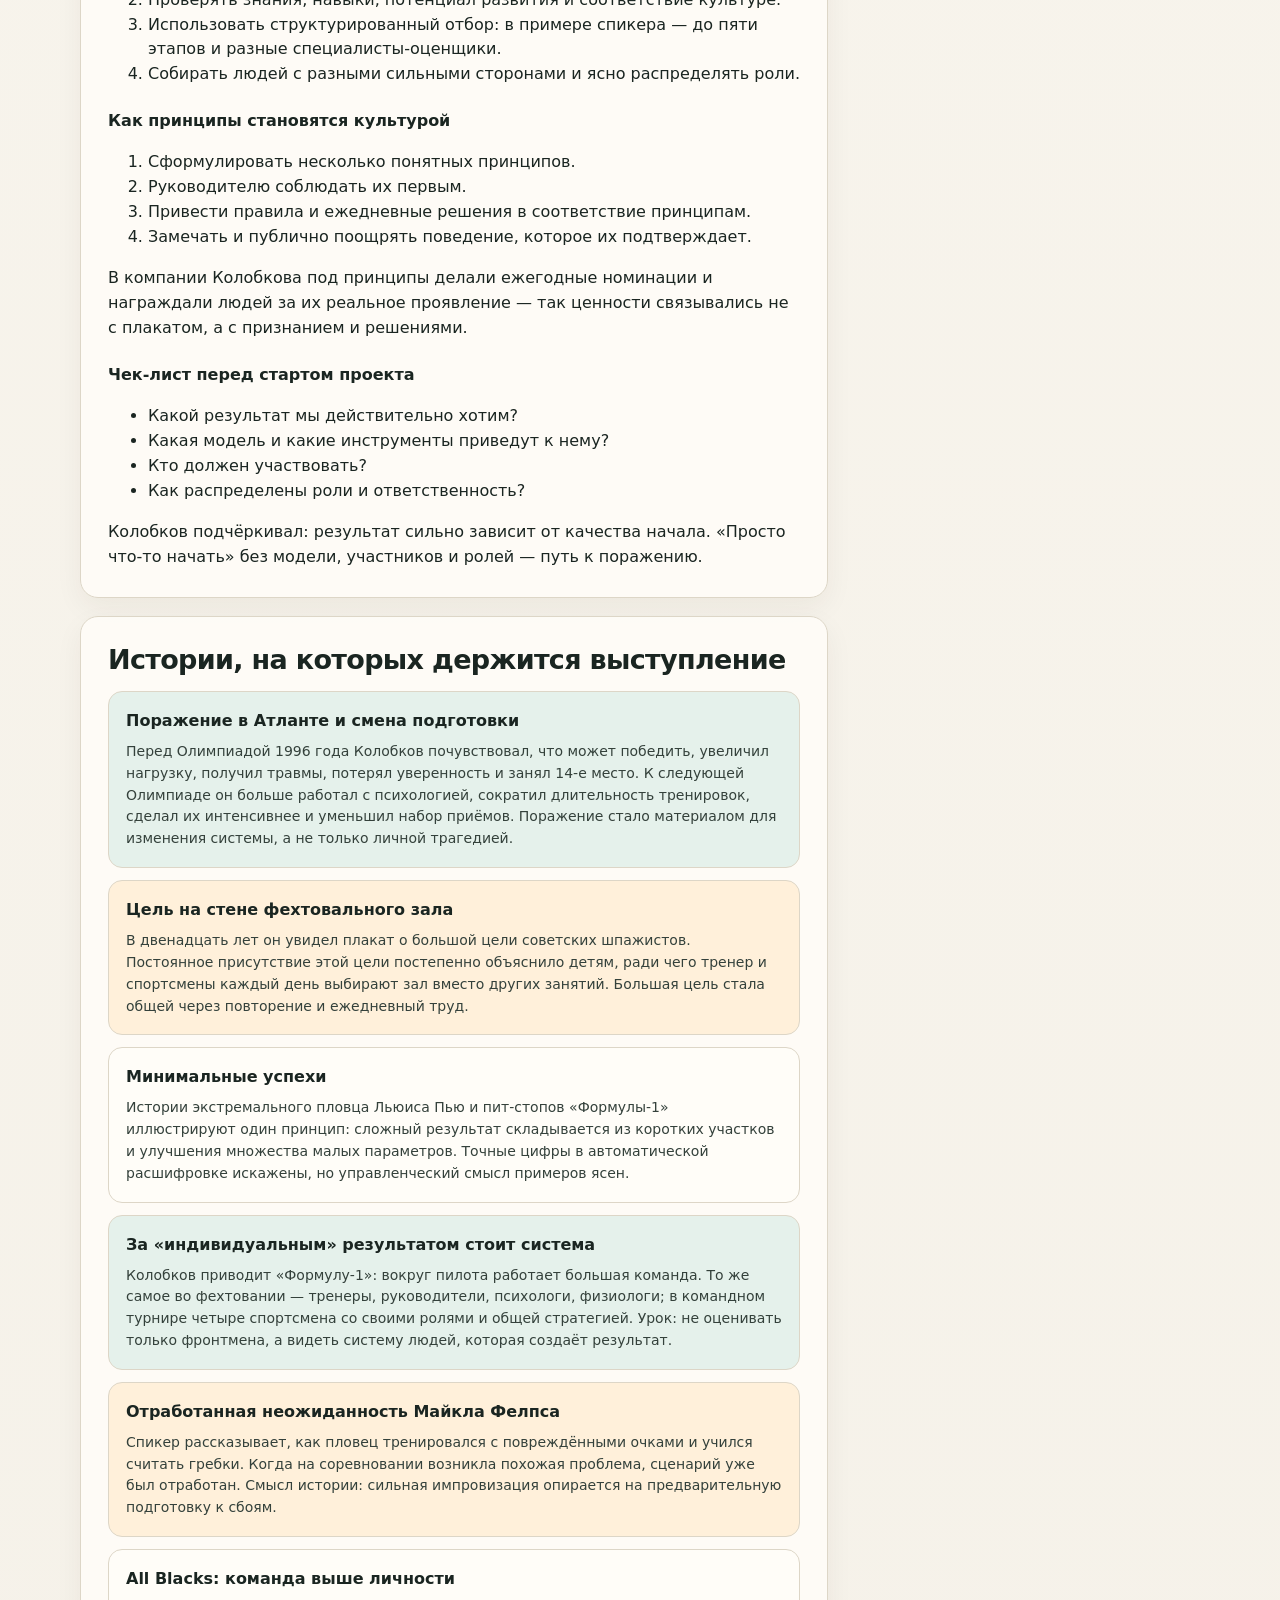
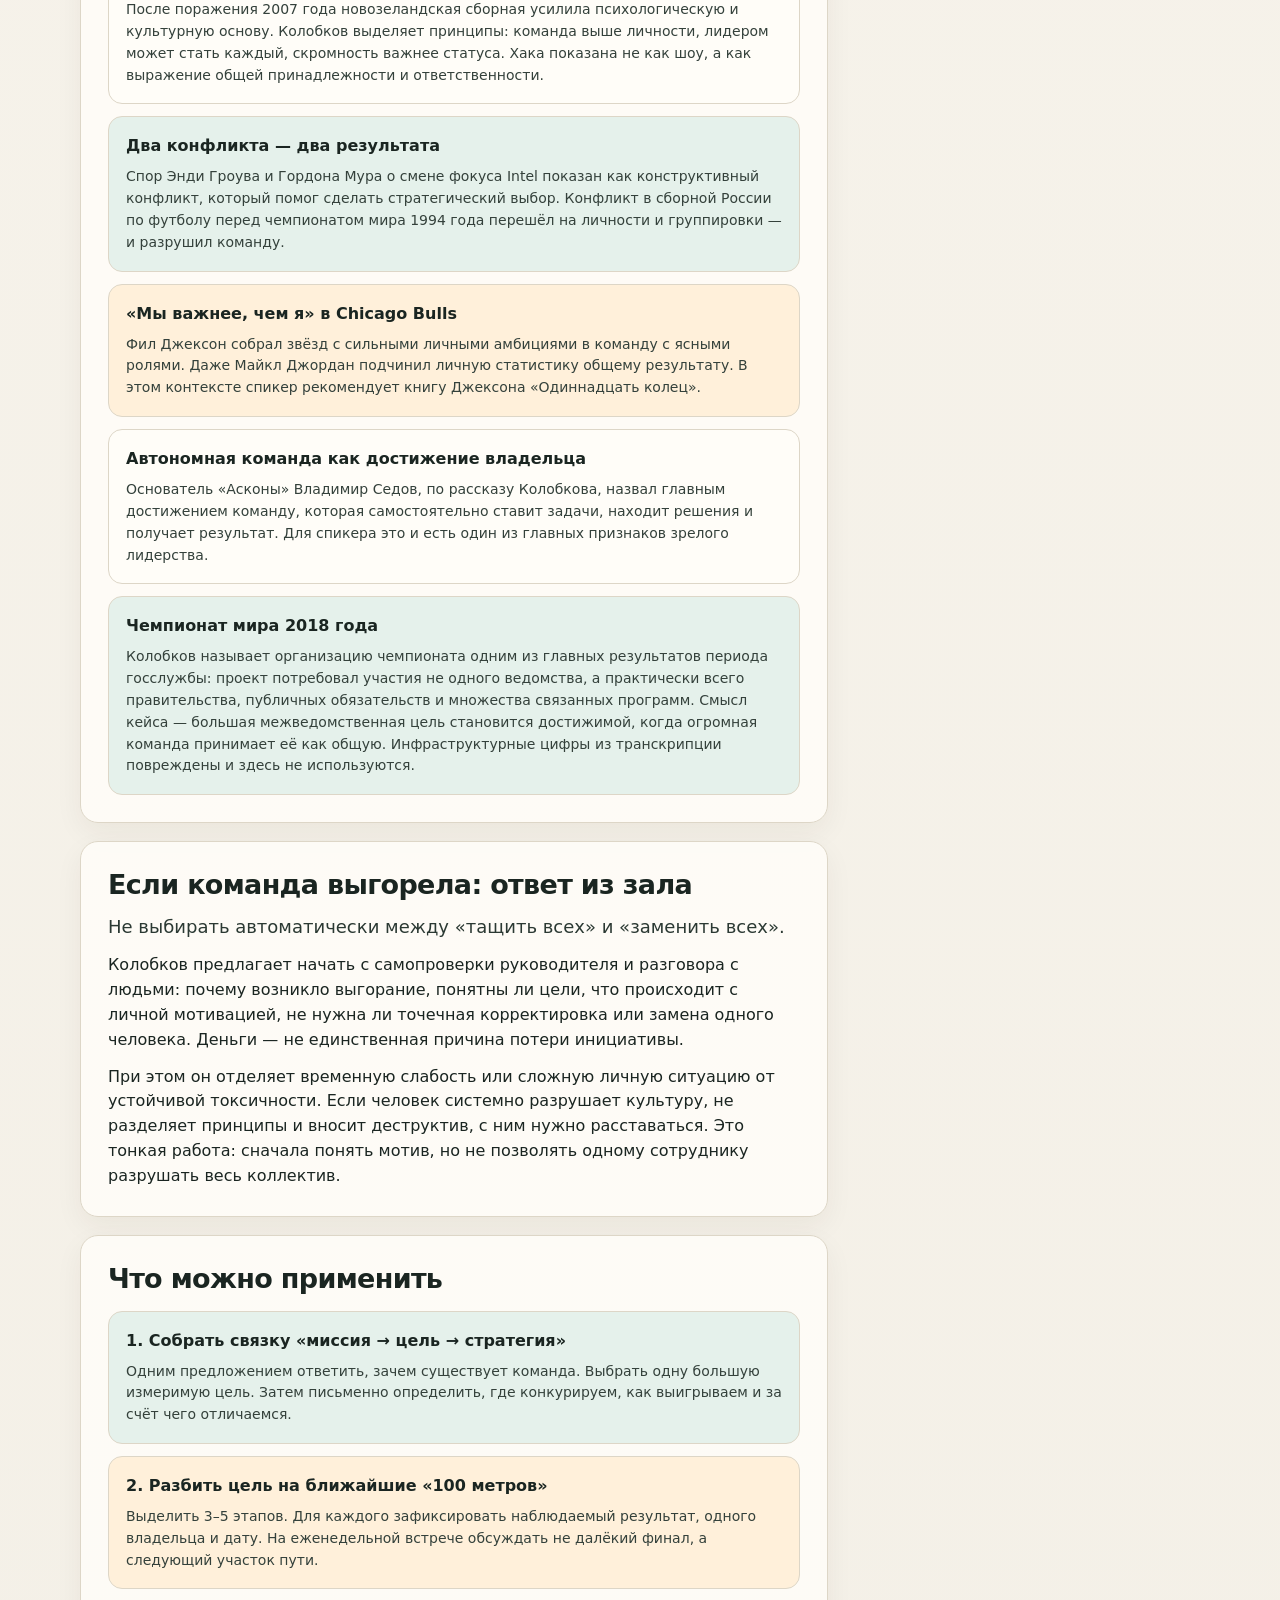
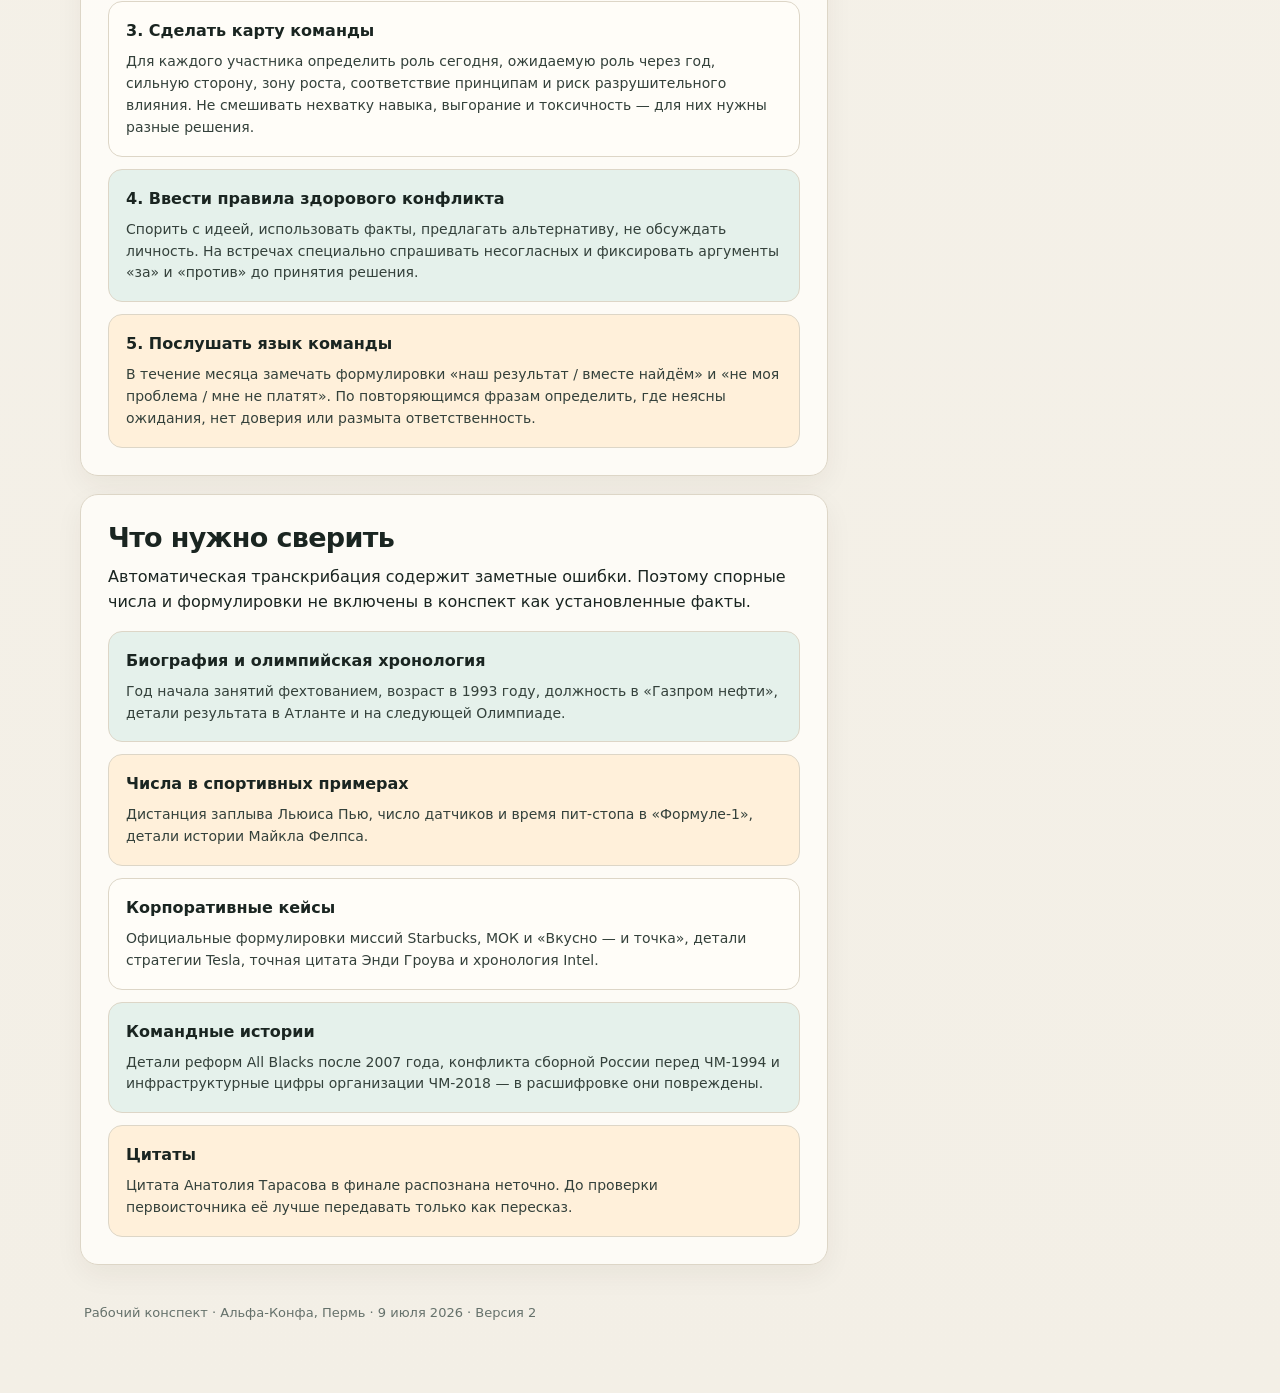
<file: 02-pavel-kolobkov.html>
<!doctype html>
<html lang="ru">
<head>
  <meta charset="utf-8">
  <meta name="viewport" content="width=device-width, initial-scale=1">
  <meta name="description" content="Подробный конспект выступления Павла Колобкова на Альфа-Конфе в Перми 9 июля 2026 года.">
  <title>Павел Колобков — лидерство и эффективная команда</title>
  <link rel="stylesheet" href="speaker-page.css">
</head>
<body>
  <main class="page">
    <div class="top">
      <a href="index.html">← Альфа-Конфа · общий обзор</a>
      <span>02 / 05</span>
    </div>

    <nav class="nav" aria-label="Выбор выступления">
      <a href="index.html">Все выступления</a>
      <a href="01-dmitry-senderov.html">1 · Сендеров</a>
      <a class="current" href="02-pavel-kolobkov.html">2 · Колобков</a>
      <a href="03-questions.html">3 · Вопросы</a>
      <a href="04-alexander-afanasyev.html">4 · Афанасьев</a>
      <a href="05-vladimir-yakuba.html">5 · Якуба</a>
    </nav>

    <header class="hero">
      <div class="hero-copy">
        <p class="eyebrow">Альфа-Конфа · Пермь · 9 июля 2026</p>
        <p class="speaker">Выступает · Павел Колобков</p>
        <h1>Лидерство и эффективная команда</h1>
        <p>Как соединить общее видение, культуру, ответственность и развитие в систему устойчивого результата.</p>
      </div>
      <div class="photo" style="background-image:url('assets/pavel-kolobkov.jpg')" role="img" aria-label="Павел Колобков"></div>
    </header>

    <div class="content">
      <div class="stack">
        <section class="box">
          <h2>Суть за 60 секунд</h2>
          <p class="lead">Лидерство — не врождённый спортивный или управленческий талант, а развиваемая способность положительно влиять на людей и объединять их ради общей цели.</p>
          <p>Одного менеджмента — постановки задач, распределения ответственности и контроля — недостаточно. Сильная команда появляется, когда люди разделяют миссию и цель, понимают свои роли, могут спорить по существу, доверяют друг другу и принимают ответственность за общий результат.</p>
          <p>Колобков складывает эти элементы в повторяющийся цикл: <strong>видение → взаимодействие → действие → развитие</strong>. Развитие не завершает работу, а запускает новый круг: меняются условия, компетенции и состав команды — значит, нужно снова уточнять видение и способы взаимодействия.</p>
        </section>

        <section class="box">
          <h2>Главная мысль</h2>
          <div class="thesis">Задача лидера — не лично контролировать всё, а создать команду, которая разделяет большую цель, умеет сама находить решения и отвечает за общий результат.</div>
          <p><small>Это редакционная выжимка из выступления, а не дословная цитата.</small></p>
        </section>

        <section class="box">
          <h2>Модель эффективной команды</h2>
          <p>В расшифровке модель раскрывается как система взаимосвязанных элементов. Если выпадает один, вся конструкция слабеет.</p>
          <div class="ideas">
            <article class="idea">
              <h3>1. Видение</h3>
              <p><strong>Миссия</strong> отвечает, зачем существует организация. <strong>Цель</strong> должна быть общей, большой, ясной и зафиксированной. <strong>Стратегия</strong> объясняет, где конкурировать, как выигрывать и чем отличаться. Под это видение лидер подбирает людей и распределяет роли.</p>
            </article>
            <article class="idea">
              <h3>2. Взаимодействие</h3>
              <p>Команду связывает культура: реальные правила, принципы и ценности, которыми люди руководствуются без надзора. Здоровые конфликты вокруг идей поощряются; переход на личности пресекается.</p>
            </article>
            <article class="idea">
              <h3>3. Действие</h3>
              <p>Хороших отношений и правильно сформулированной цели мало. Результат появляется через вовлечённость — инициативу и личную ответственность каждого за свой вклад в общее дело.</p>
            </article>
            <article class="idea">
              <h3>4. Развитие</h3>
              <p>Команда постоянно пересматривает компетенции, роли, коммуникацию, доверие и ответственность. Среди инструментов спикер называет стратегические сессии и наставничество. Затем цикл начинается заново.</p>
            </article>
          </div>
        </section>

        <section class="box">
          <h2>Ключевые идеи</h2>
          <div class="ideas">
            <article class="idea">
              <h3>1. Менеджер управляет процессами, лидер — людьми</h3>
              <p><strong>Спикер:</strong> менеджмент — техническая функция: поставить задачу, распределить ответственность, спросить и проконтролировать. Лидерство — значительное положительное влияние на людей, совместно работающих ради общей цели.</p>
              <p><strong>Вывод:</strong> регламенты и KPI необходимы, но сами по себе не создают мотивацию, доверие и общую ответственность.</p>
            </article>
            <article class="idea">
              <h3>2. Лидерские качества можно развить</h3>
              <p><strong>Спикер:</strong> в 1993 году команда стала ждать, что именно он поведёт её за собой. Тогда Колобков понял: личного мастерства недостаточно. Его три установки — <strong>трудись, борись до конца, совершенствуйся и меняйся</strong>.</p>
              <p><strong>Отдельное качество:</strong> смирение и скромность — способность подчинить личную цель общей задаче и не ставить статус выше команды.</p>
              <p><strong>Вывод:</strong> лидерство здесь — не харизма, а повторяемые привычки: выдержка, доведение дела до конца и изменение подхода после обратной связи.</p>
            </article>
            <article class="idea">
              <h3>3. Большая цель работает вместе с маленькими шагами</h3>
              <p><strong>Спикер:</strong> цель должна мотивировать, выходить за пределы сегодняшней доступности, быть понятной всем и лучше письменно зафиксированной. Но достигать её нужно «от боя к бою», концентрируясь на ближайшем участке.</p>
              <p><strong>Вывод:</strong> без амбиции задача не вдохновляет, а без декомпозиции — парализует. Большая цель и ближайший конкретный шаг должны существовать одновременно.</p>
            </article>
            <article class="idea">
              <h3>4. Миссия и стратегия — фильтры решений, а не лозунги</h3>
              <p><strong>Спикер:</strong> миссия задаёт долгосрочный смысл существования организации. Стратегия должна отвечать на три вопроса: где конкурировать, как конкурировать и за счёт чего отличаться. «Стать лидером» или «быть инновационными» — ещё не стратегия.</p>
              <p><strong>Вывод:</strong> хорошая стратегия помогает выбирать действия и отказываться от того, что не ведёт к общей цели.</p>
            </article>
            <article class="idea">
              <h3>5. Подбор людей и распределение ролей — работа лидера</h3>
              <p><strong>Спикер:</strong> людей нужно подбирать не только под текущую задачу, но и под будущее компании. Важны профессионализм, потенциал развития и соответствие культуре. Он старался брать лучших и разных, не боясь внутренней конкуренции.</p>
              <p><strong>Вывод:</strong> сильная команда — не набор одинаковых удобных сотрудников. Различия усиливают результат, если роли ясны, а принципы общие.</p>
            </article>
            <article class="idea">
              <h3>6. Культура проявляется, когда руководитель не смотрит</h3>
              <p><strong>Спикер:</strong> культура складывается из записанных правил, более глубоких принципов и ценностей. Правила не должны противоречить принципам, а лидер обязан показывать их собственным поведением. Здоровая культура строится на доверии, разрушительная — на страхе.</p>
              <p><strong>Вывод:</strong> ценности на стене ничего не значат, если решения, поощрения и поведение руководителя говорят обратное.</p>
            </article>
            <article class="idea">
              <h3>7. Отсутствие конфликтов — не всегда хороший знак</h3>
              <p><strong>Спикер:</strong> здоровый конфликт идёт вокруг идеи и опирается на аргументы; нездоровый переходит на личности. Лидер должен поощрять вопросы и альтернативные мнения, но немедленно останавливать личные нападки. Если конфликтов нет, люди могут быть безразличны или бояться говорить.</p>
              <p><strong>Вывод:</strong> цель руководителя — не тишина, а безопасная среда, где несогласие улучшает решение.</p>
            </article>
            <article class="idea">
              <h3>8. Вовлечённость = инициатива + ответственность</h3>
              <p><strong>Спикер:</strong> вовлечённые люди понимают ожидания, принимают цель и видят связь своего вклада с общим результатом. Их язык: «это наш результат», «давайте найдём решение», «мы важнее, чем я». Язык отчуждения: «это не моя проблема», «мне за это не платят».</p>
              <p><strong>Вывод:</strong> культуру можно диагностировать по ежедневным формулировкам команды, реакции на ошибки и готовности предлагать решения.</p>
            </article>
            <article class="idea">
              <h3>9. Развитие запускает новый управленческий цикл</h3>
              <p><strong>Спикер:</strong> условия меняются, поэтому нужно пересматривать компетенции, роли, коммуникацию, доверие и состав команды. «Как только компания прекращает развитие, она умирает» — смысловая формула этого блока.</p>
              <p><strong>Вывод:</strong> модель эффективной команды лучше воспринимать как кольцо, а не как однажды выполненный чек-лист.</p>
            </article>
          </div>
        </section>

        <section class="box">
          <h2>Практические алгоритмы из выступления</h2>
          <h3>Как поставить общую цель</h3>
          <ol>
            <li>Сформулировать результат, который мотивирует и пока лежит за пределами привычной доступности.</li>
            <li>Записать цель так, чтобы все понимали её одинаково; размытая формулировка часто защищает от ответственности.</li>
            <li>Вовлечь команду в обсуждение миссии, цели и стратегии — принятый вместе ориентир легче сделать своим.</li>
            <li>Разбить большую цель на этапы и ближайшие «бои».</li>
            <li>На исполнении концентрироваться на процессе и ближайшем результате, а не каждый день смотреть только на финал.</li>
            <li>Заранее тренировать возможные сбои и альтернативные сценарии.</li>
          </ol>

          <h3 style="margin-top:22px">Как Колобков описывает стратегию</h3>
          <p>Три вопроса: <strong>где конкурируем, как конкурируем и за счёт чего отличаемся</strong>. Дополняя это пересказом Портера, спикер говорит о выборе уникальной ценностной позиции и системе действий, которую конкурентам трудно повторить. «Стать лидером» или «быть инновационными» — это намерение, но ещё не стратегия.</p>

          <h3 style="margin-top:22px">Как подбирать людей</h3>
          <ol>
            <li>Нанимать под будущую траекторию компании, а не только закрывать сегодняшнюю вакансию.</li>
            <li>Проверять знания, навыки, потенциал развития и соответствие культуре.</li>
            <li>Использовать структурированный отбор: в примере спикера — до пяти этапов и разные специалисты-оценщики.</li>
            <li>Собирать людей с разными сильными сторонами и ясно распределять роли.</li>
          </ol>

          <h3 style="margin-top:22px">Как принципы становятся культурой</h3>
          <ol>
            <li>Сформулировать несколько понятных принципов.</li>
            <li>Руководителю соблюдать их первым.</li>
            <li>Привести правила и ежедневные решения в соответствие принципам.</li>
            <li>Замечать и публично поощрять поведение, которое их подтверждает.</li>
          </ol>
          <p>В компании Колобкова под принципы делали ежегодные номинации и награждали людей за их реальное проявление — так ценности связывались не с плакатом, а с признанием и решениями.</p>

          <h3 style="margin-top:22px">Чек-лист перед стартом проекта</h3>
          <ul><li>Какой результат мы действительно хотим?</li><li>Какая модель и какие инструменты приведут к нему?</li><li>Кто должен участвовать?</li><li>Как распределены роли и ответственность?</li></ul>
          <p>Колобков подчёркивал: результат сильно зависит от качества начала. «Просто что-то начать» без модели, участников и ролей — путь к поражению.</p>
        </section>

        <section class="box">
          <h2>Истории, на которых держится выступление</h2>
          <div class="ideas">
            <article class="idea">
              <h3>Поражение в Атланте и смена подготовки</h3>
              <p>Перед Олимпиадой 1996 года Колобков почувствовал, что может победить, увеличил нагрузку, получил травмы, потерял уверенность и занял 14-е место. К следующей Олимпиаде он больше работал с психологией, сократил длительность тренировок, сделал их интенсивнее и уменьшил набор приёмов. Поражение стало материалом для изменения системы, а не только личной трагедией.</p>
            </article>
            <article class="idea">
              <h3>Цель на стене фехтовального зала</h3>
              <p>В двенадцать лет он увидел плакат о большой цели советских шпажистов. Постоянное присутствие этой цели постепенно объяснило детям, ради чего тренер и спортсмены каждый день выбирают зал вместо других занятий. Большая цель стала общей через повторение и ежедневный труд.</p>
            </article>
            <article class="idea">
              <h3>Минимальные успехи</h3>
              <p>Истории экстремального пловца Льюиса Пью и пит-стопов «Формулы-1» иллюстрируют один принцип: сложный результат складывается из коротких участков и улучшения множества малых параметров. Точные цифры в автоматической расшифровке искажены, но управленческий смысл примеров ясен.</p>
            </article>
            <article class="idea">
              <h3>За «индивидуальным» результатом стоит система</h3>
              <p>Колобков приводит «Формулу-1»: вокруг пилота работает большая команда. То же самое во фехтовании — тренеры, руководители, психологи, физиологи; в командном турнире четыре спортсмена со своими ролями и общей стратегией. Урок: не оценивать только фронтмена, а видеть систему людей, которая создаёт результат.</p>
            </article>
            <article class="idea">
              <h3>Отработанная неожиданность Майкла Фелпса</h3>
              <p>Спикер рассказывает, как пловец тренировался с повреждёнными очками и учился считать гребки. Когда на соревновании возникла похожая проблема, сценарий уже был отработан. Смысл истории: сильная импровизация опирается на предварительную подготовку к сбоям.</p>
            </article>
            <article class="idea">
              <h3>All Blacks: команда выше личности</h3>
              <p>После поражения 2007 года новозеландская сборная усилила психологическую и культурную основу. Колобков выделяет принципы: команда выше личности, лидером может стать каждый, скромность важнее статуса. Хака показана не как шоу, а как выражение общей принадлежности и ответственности.</p>
            </article>
            <article class="idea">
              <h3>Два конфликта — два результата</h3>
              <p>Спор Энди Гроува и Гордона Мура о смене фокуса Intel показан как конструктивный конфликт, который помог сделать стратегический выбор. Конфликт в сборной России по футболу перед чемпионатом мира 1994 года перешёл на личности и группировки — и разрушил команду.</p>
            </article>
            <article class="idea">
              <h3>«Мы важнее, чем я» в Chicago Bulls</h3>
              <p>Фил Джексон собрал звёзд с сильными личными амбициями в команду с ясными ролями. Даже Майкл Джордан подчинил личную статистику общему результату. В этом контексте спикер рекомендует книгу Джексона «Одиннадцать колец».</p>
            </article>
            <article class="idea">
              <h3>Автономная команда как достижение владельца</h3>
              <p>Основатель «Асконы» Владимир Седов, по рассказу Колобкова, назвал главным достижением команду, которая самостоятельно ставит задачи, находит решения и получает результат. Для спикера это и есть один из главных признаков зрелого лидерства.</p>
            </article>
            <article class="idea">
              <h3>Чемпионат мира 2018 года</h3>
              <p>Колобков называет организацию чемпионата одним из главных результатов периода госслужбы: проект потребовал участия не одного ведомства, а практически всего правительства, публичных обязательств и множества связанных программ. Смысл кейса — большая межведомственная цель становится достижимой, когда огромная команда принимает её как общую. Инфраструктурные цифры из транскрипции повреждены и здесь не используются.</p>
            </article>
          </div>
        </section>

        <section class="box">
          <h2>Если команда выгорела: ответ из зала</h2>
          <p class="lead">Не выбирать автоматически между «тащить всех» и «заменить всех».</p>
          <p>Колобков предлагает начать с самопроверки руководителя и разговора с людьми: почему возникло выгорание, понятны ли цели, что происходит с личной мотивацией, не нужна ли точечная корректировка или замена одного человека. Деньги — не единственная причина потери инициативы.</p>
          <p>При этом он отделяет временную слабость или сложную личную ситуацию от устойчивой токсичности. Если человек системно разрушает культуру, не разделяет принципы и вносит деструктив, с ним нужно расставаться. Это тонкая работа: сначала понять мотив, но не позволять одному сотруднику разрушать весь коллектив.</p>
        </section>

        <section class="box">
          <h2>Что можно применить</h2>
          <div class="ideas">
            <article class="idea">
              <h3>1. Собрать связку «миссия → цель → стратегия»</h3>
              <p>Одним предложением ответить, зачем существует команда. Выбрать одну большую измеримую цель. Затем письменно определить, где конкурируем, как выигрываем и за счёт чего отличаемся.</p>
            </article>
            <article class="idea">
              <h3>2. Разбить цель на ближайшие «100 метров»</h3>
              <p>Выделить 3–5 этапов. Для каждого зафиксировать наблюдаемый результат, одного владельца и дату. На еженедельной встрече обсуждать не далёкий финал, а следующий участок пути.</p>
            </article>
            <article class="idea">
              <h3>3. Сделать карту команды</h3>
              <p>Для каждого участника определить роль сегодня, ожидаемую роль через год, сильную сторону, зону роста, соответствие принципам и риск разрушительного влияния. Не смешивать нехватку навыка, выгорание и токсичность — для них нужны разные решения.</p>
            </article>
            <article class="idea">
              <h3>4. Ввести правила здорового конфликта</h3>
              <p>Спорить с идеей, использовать факты, предлагать альтернативу, не обсуждать личность. На встречах специально спрашивать несогласных и фиксировать аргументы «за» и «против» до принятия решения.</p>
            </article>
            <article class="idea">
              <h3>5. Послушать язык команды</h3>
              <p>В течение месяца замечать формулировки «наш результат / вместе найдём» и «не моя проблема / мне не платят». По повторяющимся фразам определить, где неясны ожидания, нет доверия или размыта ответственность.</p>
            </article>
          </div>
        </section>

        <section class="box">
          <h2>Что нужно сверить</h2>
          <p>Автоматическая транскрибация содержит заметные ошибки. Поэтому спорные числа и формулировки не включены в конспект как установленные факты.</p>
          <div class="ideas">
            <article class="idea"><h3>Биография и олимпийская хронология</h3><p>Год начала занятий фехтованием, возраст в 1993 году, должность в «Газпром нефти», детали результата в Атланте и на следующей Олимпиаде.</p></article>
            <article class="idea"><h3>Числа в спортивных примерах</h3><p>Дистанция заплыва Льюиса Пью, число датчиков и время пит-стопа в «Формуле-1», детали истории Майкла Фелпса.</p></article>
            <article class="idea"><h3>Корпоративные кейсы</h3><p>Официальные формулировки миссий Starbucks, МОК и «Вкусно — и точка», детали стратегии Tesla, точная цитата Энди Гроува и хронология Intel.</p></article>
            <article class="idea"><h3>Командные истории</h3><p>Детали реформ All Blacks после 2007 года, конфликта сборной России перед ЧМ-1994 и инфраструктурные цифры организации ЧМ-2018 — в расшифровке они повреждены.</p></article>
            <article class="idea"><h3>Цитаты</h3><p>Цитата Анатолия Тарасова в финале распознана неточно. До проверки первоисточника её лучше передавать только как пересказ.</p></article>
          </div>
        </section>
      </div>

      <aside class="side" aria-label="Смысловая выжимка">
        <section class="box">
          <h3>Если запомнить три вещи</h3>
          <ul>
            <li>Менеджмент настраивает процессы, лидерство объединяет людей.</li>
            <li>Команду держат общее видение, доверие и ясная ответственность.</li>
            <li>Развитие не завершает модель, а запускает новый цикл.</li>
          </ul>
        </section>

        <section class="box">
          <h3>Три установки лидера</h3>
          <ul>
            <li>Трудись.</li>
            <li>Борись до конца.</li>
            <li>Совершенствуйся и меняйся.</li>
          </ul>
        </section>

        <section class="box">
          <h3>Фразы-якоря</h3>
          <ul>
            <li>«Менеджер управляет процессами, лидер — людьми».</li>
            <li>«Команда выше личности».</li>
            <li>«Мы важнее, чем я».</li>
            <li>Культура — это то, чем люди руководствуются, когда лидер их не видит.</li>
            <li>Лидерство — не про контроль, а про взаимодействие, влияние и людей.</li>
          </ul>
        </section>

        <section class="box source">
          <h3>Источники</h3>
          <p>Конспект собран из двух частей автоматической транскрибации. Редакционные выводы в ключевых идеях отделены от тезисов спикера.</p>
          <span class="local-source">Транскрипция · 12:23 · локальная транскрибация</span>
          <span class="local-source">Транскрипция · 12:53 и ответы · локальная транскрибация</span>
        </section>
      </aside>
    </div>

    <footer>Рабочий конспект · Альфа-Конфа, Пермь · 9 июля 2026 · Версия 2</footer>
  </main>
</body>
</html>
</file>
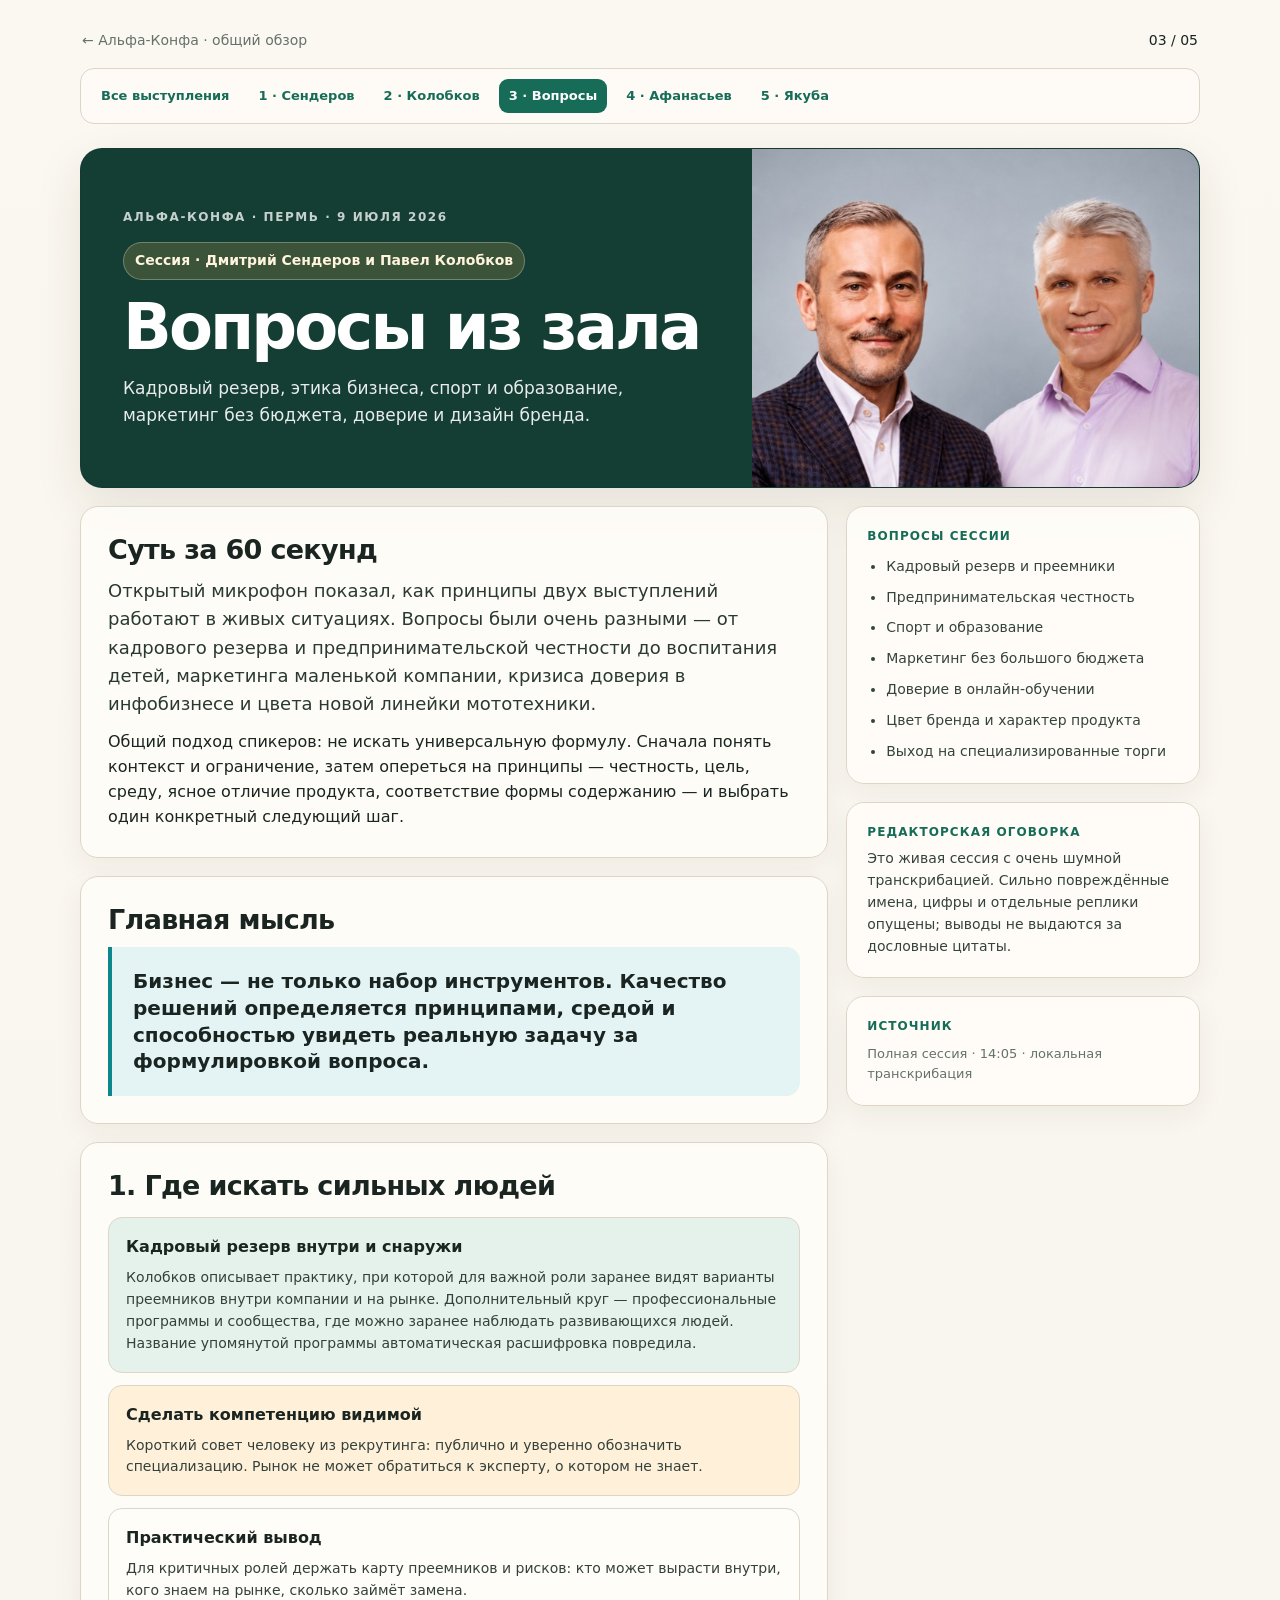
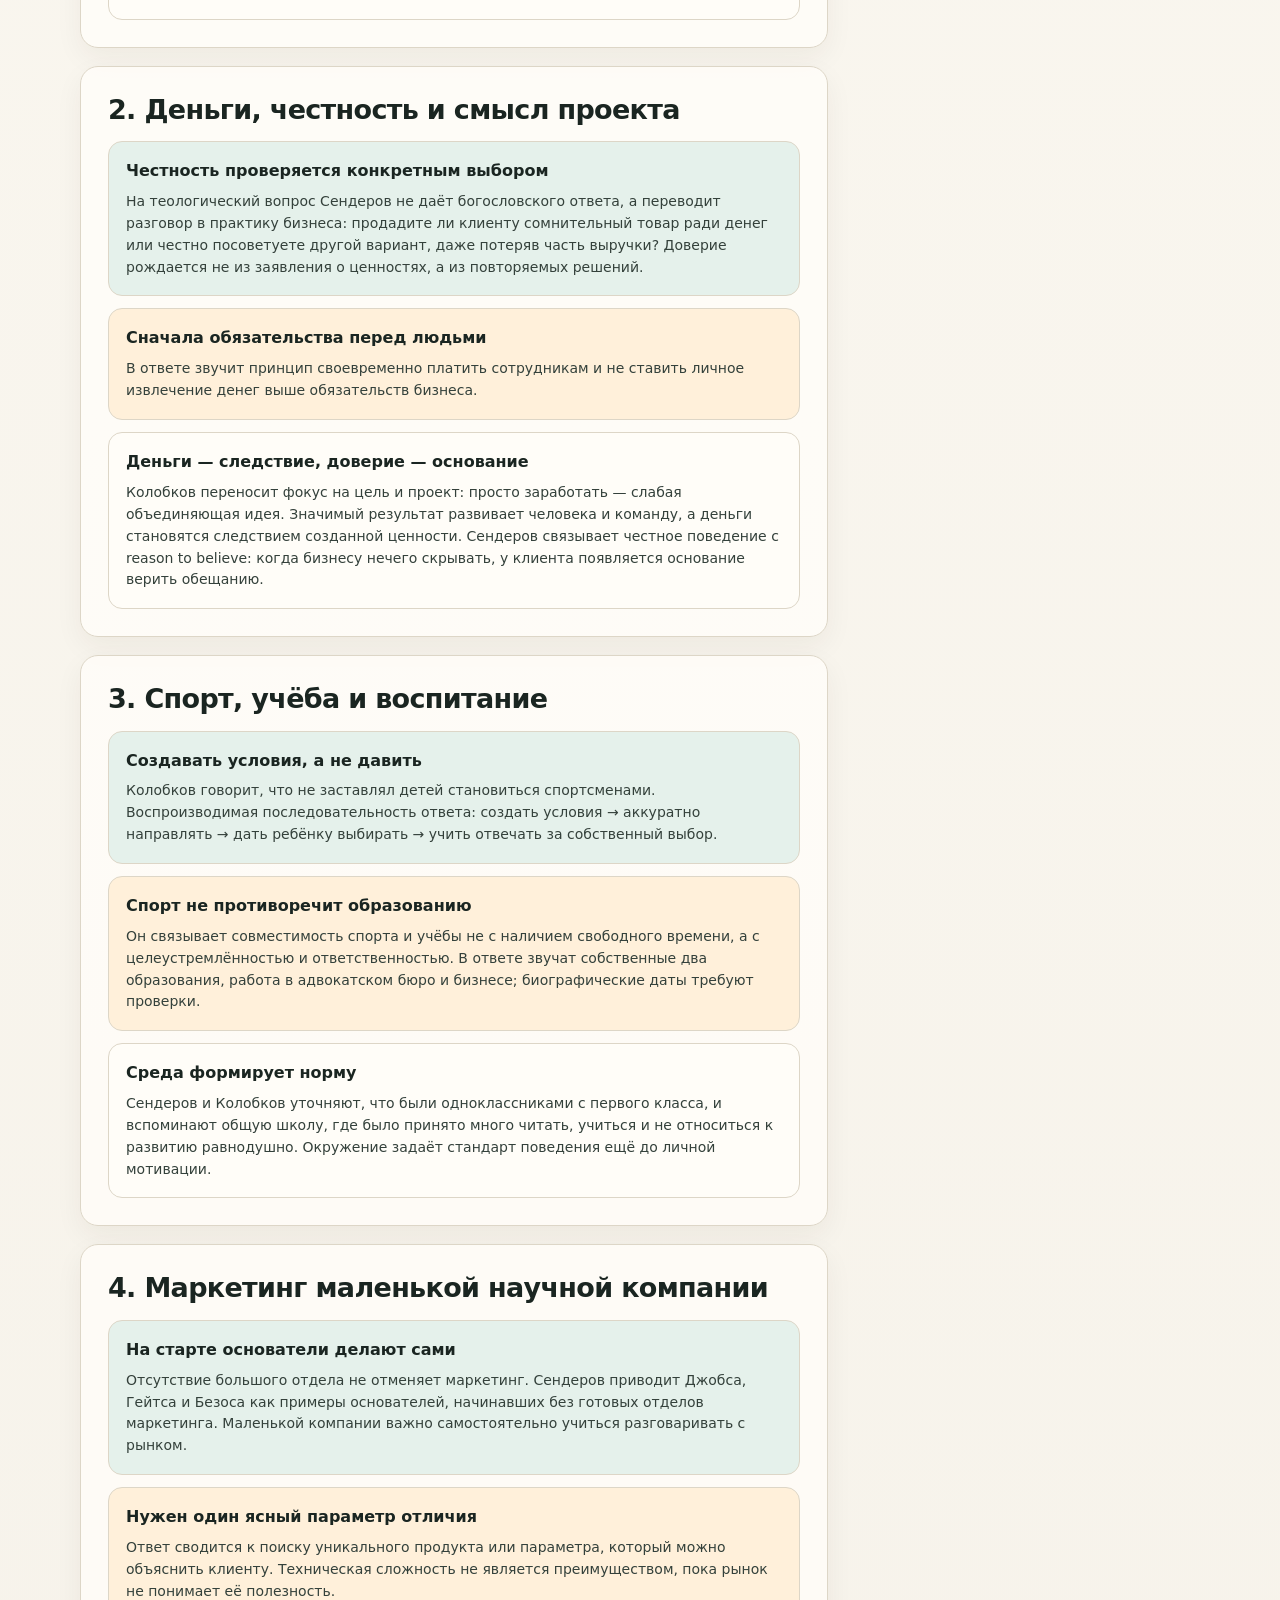
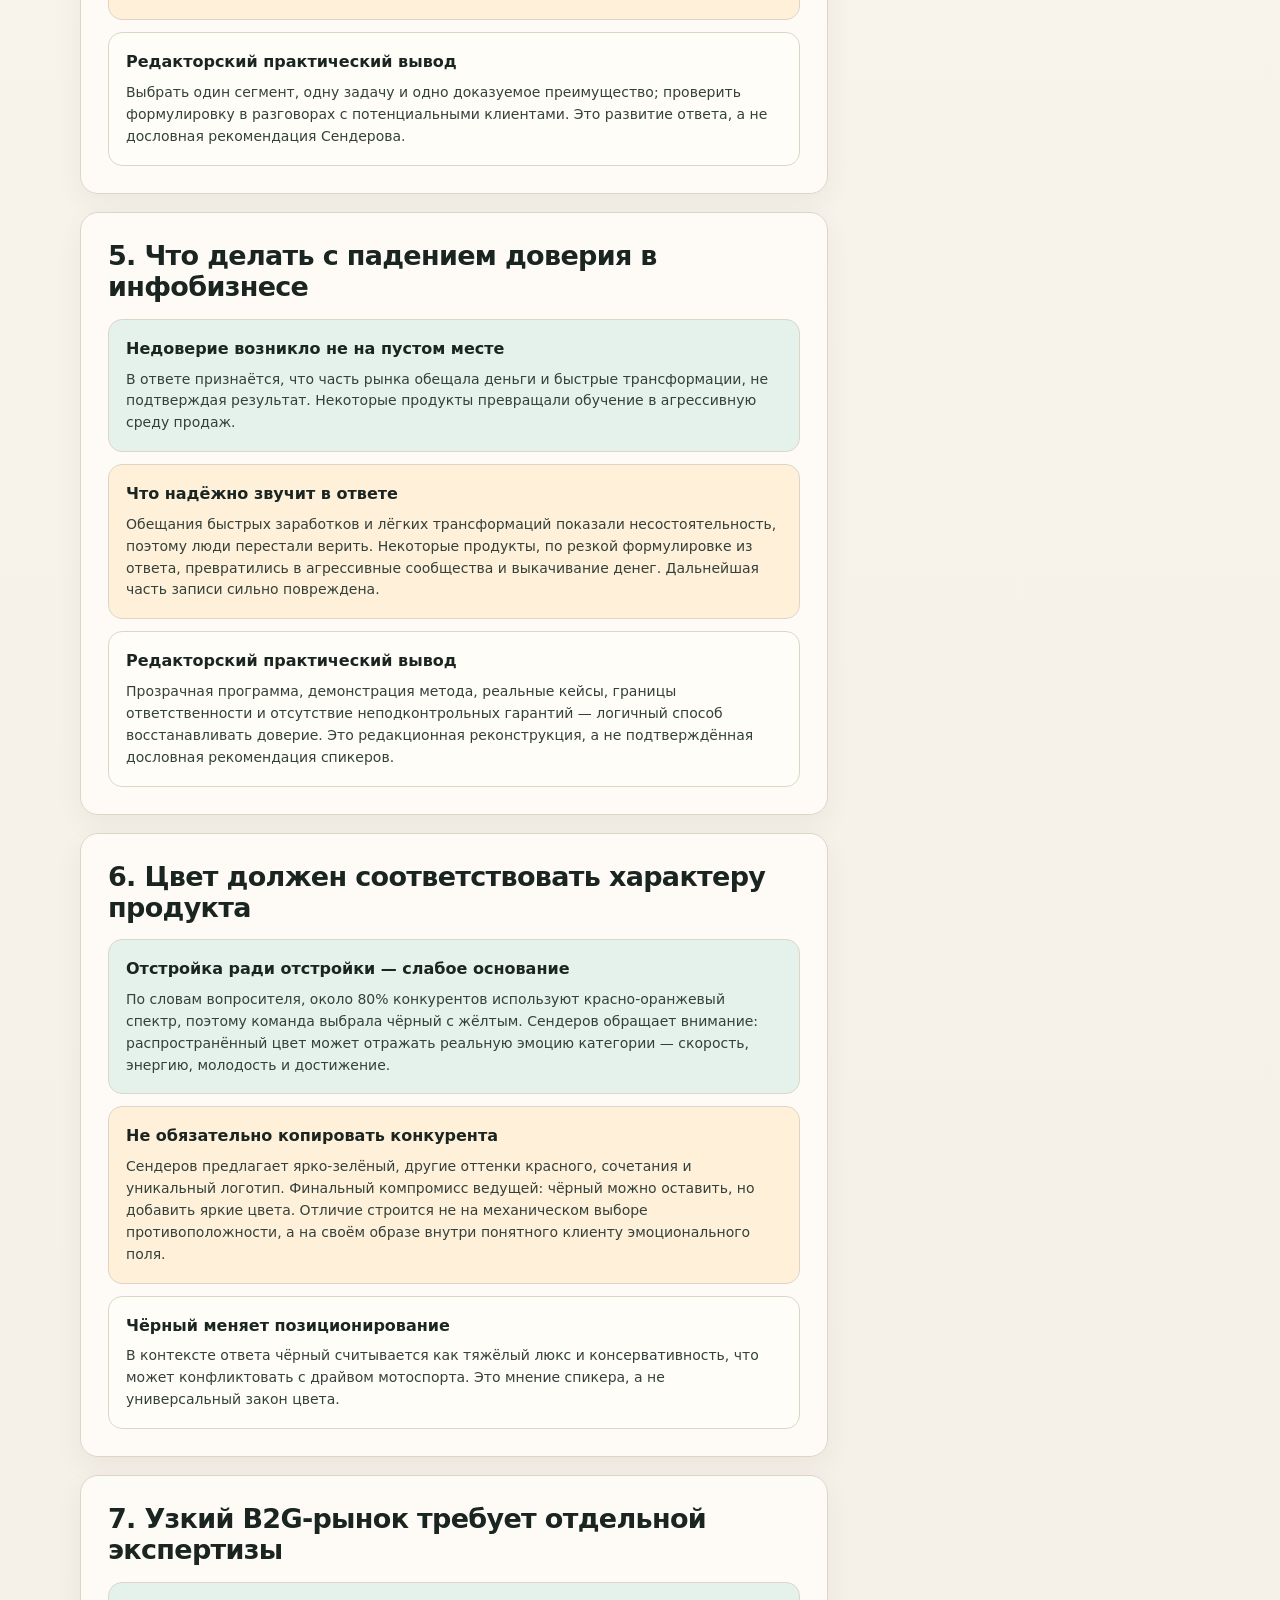
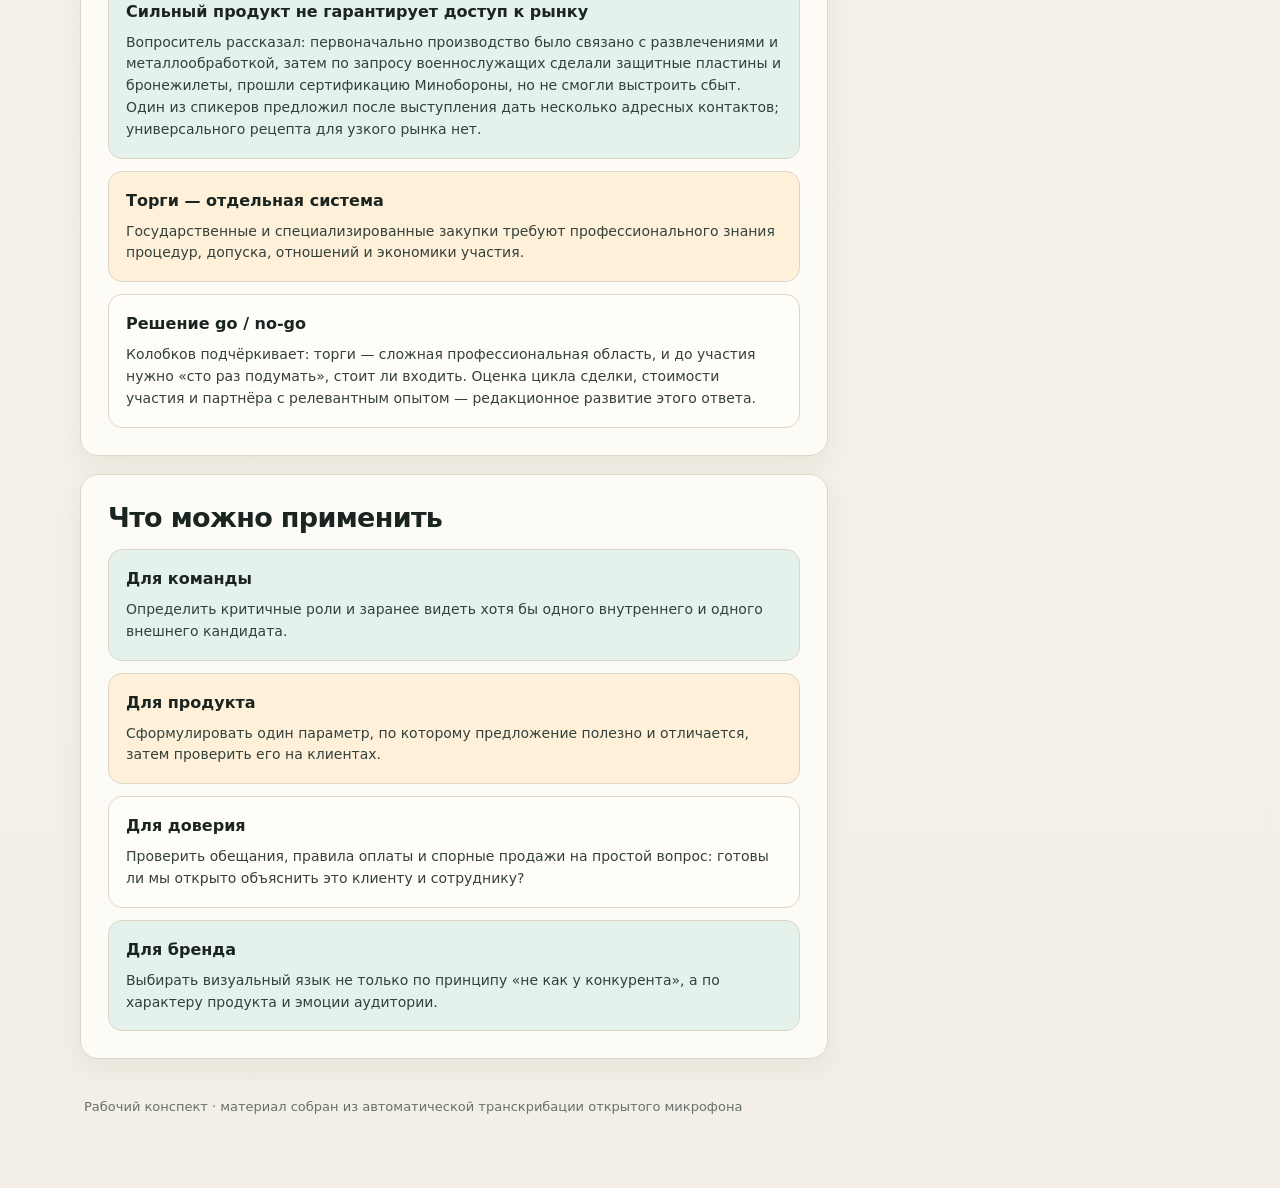
<file: 03-questions.html>
<!doctype html>
<html lang="ru"><head><meta charset="utf-8"><meta name="viewport" content="width=device-width,initial-scale=1"><title>Сендеров и Колобков — вопросы из зала</title><link rel="stylesheet" href="speaker-page.css"></head>
<body><main class="page">
  <div class="top"><a href="index.html">← Альфа-Конфа · общий обзор</a><span>03 / 05</span></div>
  <nav class="nav"><a href="index.html">Все выступления</a><a href="01-dmitry-senderov.html">1 · Сендеров</a><a href="02-pavel-kolobkov.html">2 · Колобков</a><a class="current" href="03-questions.html">3 · Вопросы</a><a href="04-alexander-afanasyev.html">4 · Афанасьев</a><a href="05-vladimir-yakuba.html">5 · Якуба</a></nav>
  <header class="hero"><div class="hero-copy"><p class="eyebrow">Альфа-Конфа · Пермь · 9 июля 2026</p><p class="speaker">Сессия · Дмитрий Сендеров и Павел Колобков</p><h1>Вопросы из зала</h1><p>Кадровый резерв, этика бизнеса, спорт и образование, маркетинг без бюджета, доверие и дизайн бренда.</p></div><div class="photo" style="background-image:url('assets/questions-senderov-kolobkov.jpg')"></div></header>
  <div class="content"><div class="stack">
    <section class="box"><h2>Суть за 60 секунд</h2><p class="lead">Открытый микрофон показал, как принципы двух выступлений работают в живых ситуациях. Вопросы были очень разными — от кадрового резерва и предпринимательской честности до воспитания детей, маркетинга маленькой компании, кризиса доверия в инфобизнесе и цвета новой линейки мототехники.</p><p>Общий подход спикеров: не искать универсальную формулу. Сначала понять контекст и ограничение, затем опереться на принципы — честность, цель, среду, ясное отличие продукта, соответствие формы содержанию — и выбрать один конкретный следующий шаг.</p></section>
    <section class="box"><h2>Главная мысль</h2><div class="thesis">Бизнес — не только набор инструментов. Качество решений определяется принципами, средой и способностью увидеть реальную задачу за формулировкой вопроса.</div></section>
    <section class="box"><h2>1. Где искать сильных людей</h2><div class="ideas">
      <article class="idea"><h3>Кадровый резерв внутри и снаружи</h3><p>Колобков описывает практику, при которой для важной роли заранее видят варианты преемников внутри компании и на рынке. Дополнительный круг — профессиональные программы и сообщества, где можно заранее наблюдать развивающихся людей. Название упомянутой программы автоматическая расшифровка повредила.</p></article>
      <article class="idea"><h3>Сделать компетенцию видимой</h3><p>Короткий совет человеку из рекрутинга: публично и уверенно обозначить специализацию. Рынок не может обратиться к эксперту, о котором не знает.</p></article>
      <article class="idea"><h3>Практический вывод</h3><p>Для критичных ролей держать карту преемников и рисков: кто может вырасти внутри, кого знаем на рынке, сколько займёт замена.</p></article>
    </div></section>
    <section class="box"><h2>2. Деньги, честность и смысл проекта</h2><div class="ideas">
      <article class="idea"><h3>Честность проверяется конкретным выбором</h3><p>На теологический вопрос Сендеров не даёт богословского ответа, а переводит разговор в практику бизнеса: продадите ли клиенту сомнительный товар ради денег или честно посоветуете другой вариант, даже потеряв часть выручки? Доверие рождается не из заявления о ценностях, а из повторяемых решений.</p></article>
      <article class="idea"><h3>Сначала обязательства перед людьми</h3><p>В ответе звучит принцип своевременно платить сотрудникам и не ставить личное извлечение денег выше обязательств бизнеса.</p></article>
      <article class="idea"><h3>Деньги — следствие, доверие — основание</h3><p>Колобков переносит фокус на цель и проект: просто заработать — слабая объединяющая идея. Значимый результат развивает человека и команду, а деньги становятся следствием созданной ценности. Сендеров связывает честное поведение с reason to believe: когда бизнесу нечего скрывать, у клиента появляется основание верить обещанию.</p></article>
    </div></section>
    <section class="box"><h2>3. Спорт, учёба и воспитание</h2><div class="ideas">
      <article class="idea"><h3>Создавать условия, а не давить</h3><p>Колобков говорит, что не заставлял детей становиться спортсменами. Воспроизводимая последовательность ответа: создать условия → аккуратно направлять → дать ребёнку выбирать → учить отвечать за собственный выбор.</p></article>
      <article class="idea"><h3>Спорт не противоречит образованию</h3><p>Он связывает совместимость спорта и учёбы не с наличием свободного времени, а с целеустремлённостью и ответственностью. В ответе звучат собственные два образования, работа в адвокатском бюро и бизнесе; биографические даты требуют проверки.</p></article>
      <article class="idea"><h3>Среда формирует норму</h3><p>Сендеров и Колобков уточняют, что были одноклассниками с первого класса, и вспоминают общую школу, где было принято много читать, учиться и не относиться к развитию равнодушно. Окружение задаёт стандарт поведения ещё до личной мотивации.</p></article>
    </div></section>
    <section class="box"><h2>4. Маркетинг маленькой научной компании</h2><div class="ideas">
      <article class="idea"><h3>На старте основатели делают сами</h3><p>Отсутствие большого отдела не отменяет маркетинг. Сендеров приводит Джобса, Гейтса и Безоса как примеры основателей, начинавших без готовых отделов маркетинга. Маленькой компании важно самостоятельно учиться разговаривать с рынком.</p></article>
      <article class="idea"><h3>Нужен один ясный параметр отличия</h3><p>Ответ сводится к поиску уникального продукта или параметра, который можно объяснить клиенту. Техническая сложность не является преимуществом, пока рынок не понимает её полезность.</p></article>
      <article class="idea"><h3>Редакторский практический вывод</h3><p>Выбрать один сегмент, одну задачу и одно доказуемое преимущество; проверить формулировку в разговорах с потенциальными клиентами. Это развитие ответа, а не дословная рекомендация Сендерова.</p></article>
    </div></section>
    <section class="box"><h2>5. Что делать с падением доверия в инфобизнесе</h2><div class="ideas">
      <article class="idea"><h3>Недоверие возникло не на пустом месте</h3><p>В ответе признаётся, что часть рынка обещала деньги и быстрые трансформации, не подтверждая результат. Некоторые продукты превращали обучение в агрессивную среду продаж.</p></article>
      <article class="idea"><h3>Что надёжно звучит в ответе</h3><p>Обещания быстрых заработков и лёгких трансформаций показали несостоятельность, поэтому люди перестали верить. Некоторые продукты, по резкой формулировке из ответа, превратились в агрессивные сообщества и выкачивание денег. Дальнейшая часть записи сильно повреждена.</p></article>
      <article class="idea"><h3>Редакторский практический вывод</h3><p>Прозрачная программа, демонстрация метода, реальные кейсы, границы ответственности и отсутствие неподконтрольных гарантий — логичный способ восстанавливать доверие. Это редакционная реконструкция, а не подтверждённая дословная рекомендация спикеров.</p></article>
    </div></section>
    <section class="box"><h2>6. Цвет должен соответствовать характеру продукта</h2><div class="ideas">
      <article class="idea"><h3>Отстройка ради отстройки — слабое основание</h3><p>По словам вопросителя, около 80% конкурентов используют красно-оранжевый спектр, поэтому команда выбрала чёрный с жёлтым. Сендеров обращает внимание: распространённый цвет может отражать реальную эмоцию категории — скорость, энергию, молодость и достижение.</p></article>
      <article class="idea"><h3>Не обязательно копировать конкурента</h3><p>Сендеров предлагает ярко-зелёный, другие оттенки красного, сочетания и уникальный логотип. Финальный компромисс ведущей: чёрный можно оставить, но добавить яркие цвета. Отличие строится не на механическом выборе противоположности, а на своём образе внутри понятного клиенту эмоционального поля.</p></article>
      <article class="idea"><h3>Чёрный меняет позиционирование</h3><p>В контексте ответа чёрный считывается как тяжёлый люкс и консервативность, что может конфликтовать с драйвом мотоспорта. Это мнение спикера, а не универсальный закон цвета.</p></article>
    </div></section>
    <section class="box"><h2>7. Узкий B2G-рынок требует отдельной экспертизы</h2><div class="ideas">
      <article class="idea"><h3>Сильный продукт не гарантирует доступ к рынку</h3><p>Вопроситель рассказал: первоначально производство было связано с развлечениями и металлообработкой, затем по запросу военнослужащих сделали защитные пластины и бронежилеты, прошли сертификацию Минобороны, но не смогли выстроить сбыт. Один из спикеров предложил после выступления дать несколько адресных контактов; универсального рецепта для узкого рынка нет.</p></article>
      <article class="idea"><h3>Торги — отдельная система</h3><p>Государственные и специализированные закупки требуют профессионального знания процедур, допуска, отношений и экономики участия.</p></article>
      <article class="idea"><h3>Решение go / no-go</h3><p>Колобков подчёркивает: торги — сложная профессиональная область, и до участия нужно «сто раз подумать», стоит ли входить. Оценка цикла сделки, стоимости участия и партнёра с релевантным опытом — редакционное развитие этого ответа.</p></article>
    </div></section>
    <section class="box"><h2>Что можно применить</h2><div class="ideas">
      <article class="idea"><h3>Для команды</h3><p>Определить критичные роли и заранее видеть хотя бы одного внутреннего и одного внешнего кандидата.</p></article>
      <article class="idea"><h3>Для продукта</h3><p>Сформулировать один параметр, по которому предложение полезно и отличается, затем проверить его на клиентах.</p></article>
      <article class="idea"><h3>Для доверия</h3><p>Проверить обещания, правила оплаты и спорные продажи на простой вопрос: готовы ли мы открыто объяснить это клиенту и сотруднику?</p></article>
      <article class="idea"><h3>Для бренда</h3><p>Выбирать визуальный язык не только по принципу «не как у конкурента», а по характеру продукта и эмоции аудитории.</p></article>
    </div></section>
  </div><aside class="side">
    <section class="box"><h3>Вопросы сессии</h3><ul><li>Кадровый резерв и преемники</li><li>Предпринимательская честность</li><li>Спорт и образование</li><li>Маркетинг без большого бюджета</li><li>Доверие в онлайн-обучении</li><li>Цвет бренда и характер продукта</li><li>Выход на специализированные торги</li></ul></section>
    <section class="box"><h3>Редакторская оговорка</h3><p style="font-size:14px;color:#35433d">Это живая сессия с очень шумной транскрибацией. Сильно повреждённые имена, цифры и отдельные реплики опущены; выводы не выдаются за дословные цитаты.</p></section>
    <section class="box source"><h3>Источник</h3><span class="local-source">Полная сессия · 14:05 · локальная транскрибация</span></section>
  </aside></div>
  <footer>Рабочий конспект · материал собран из автоматической транскрибации открытого микрофона</footer>
</main></body></html>
</file>
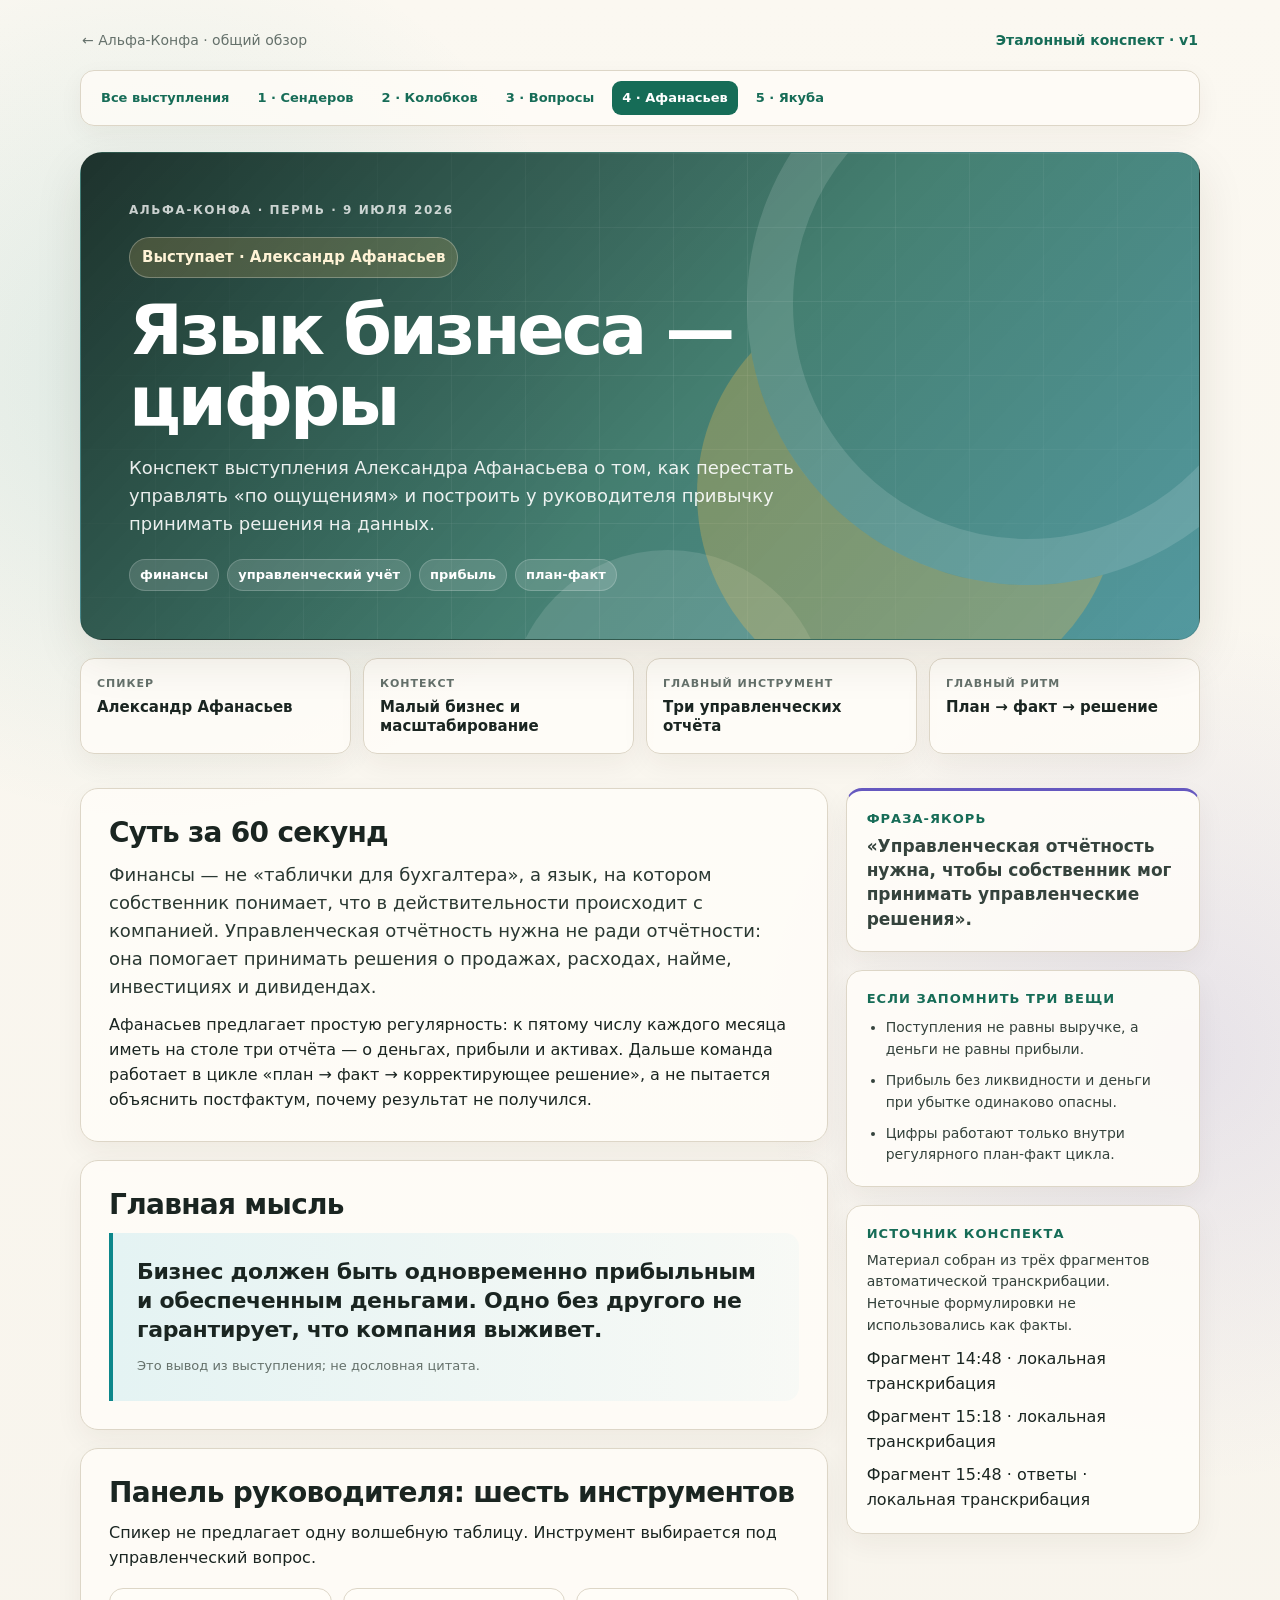
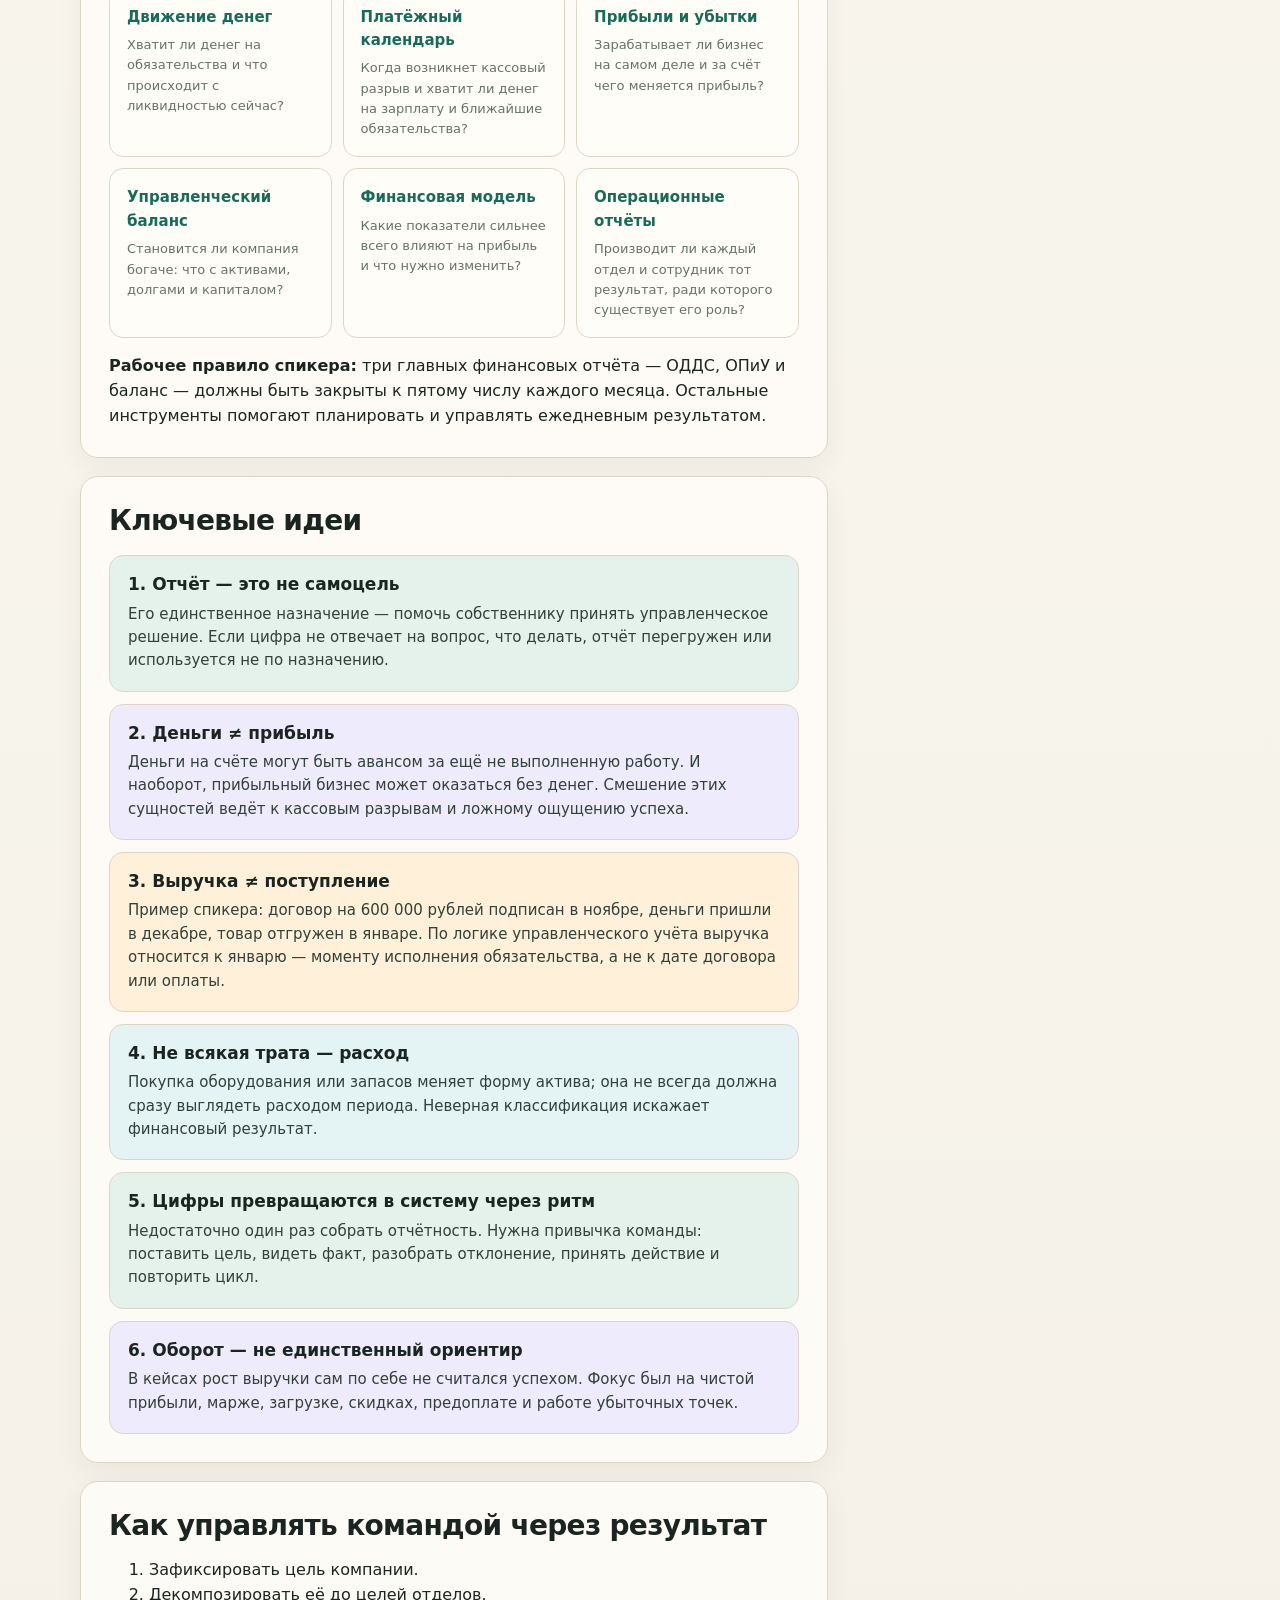
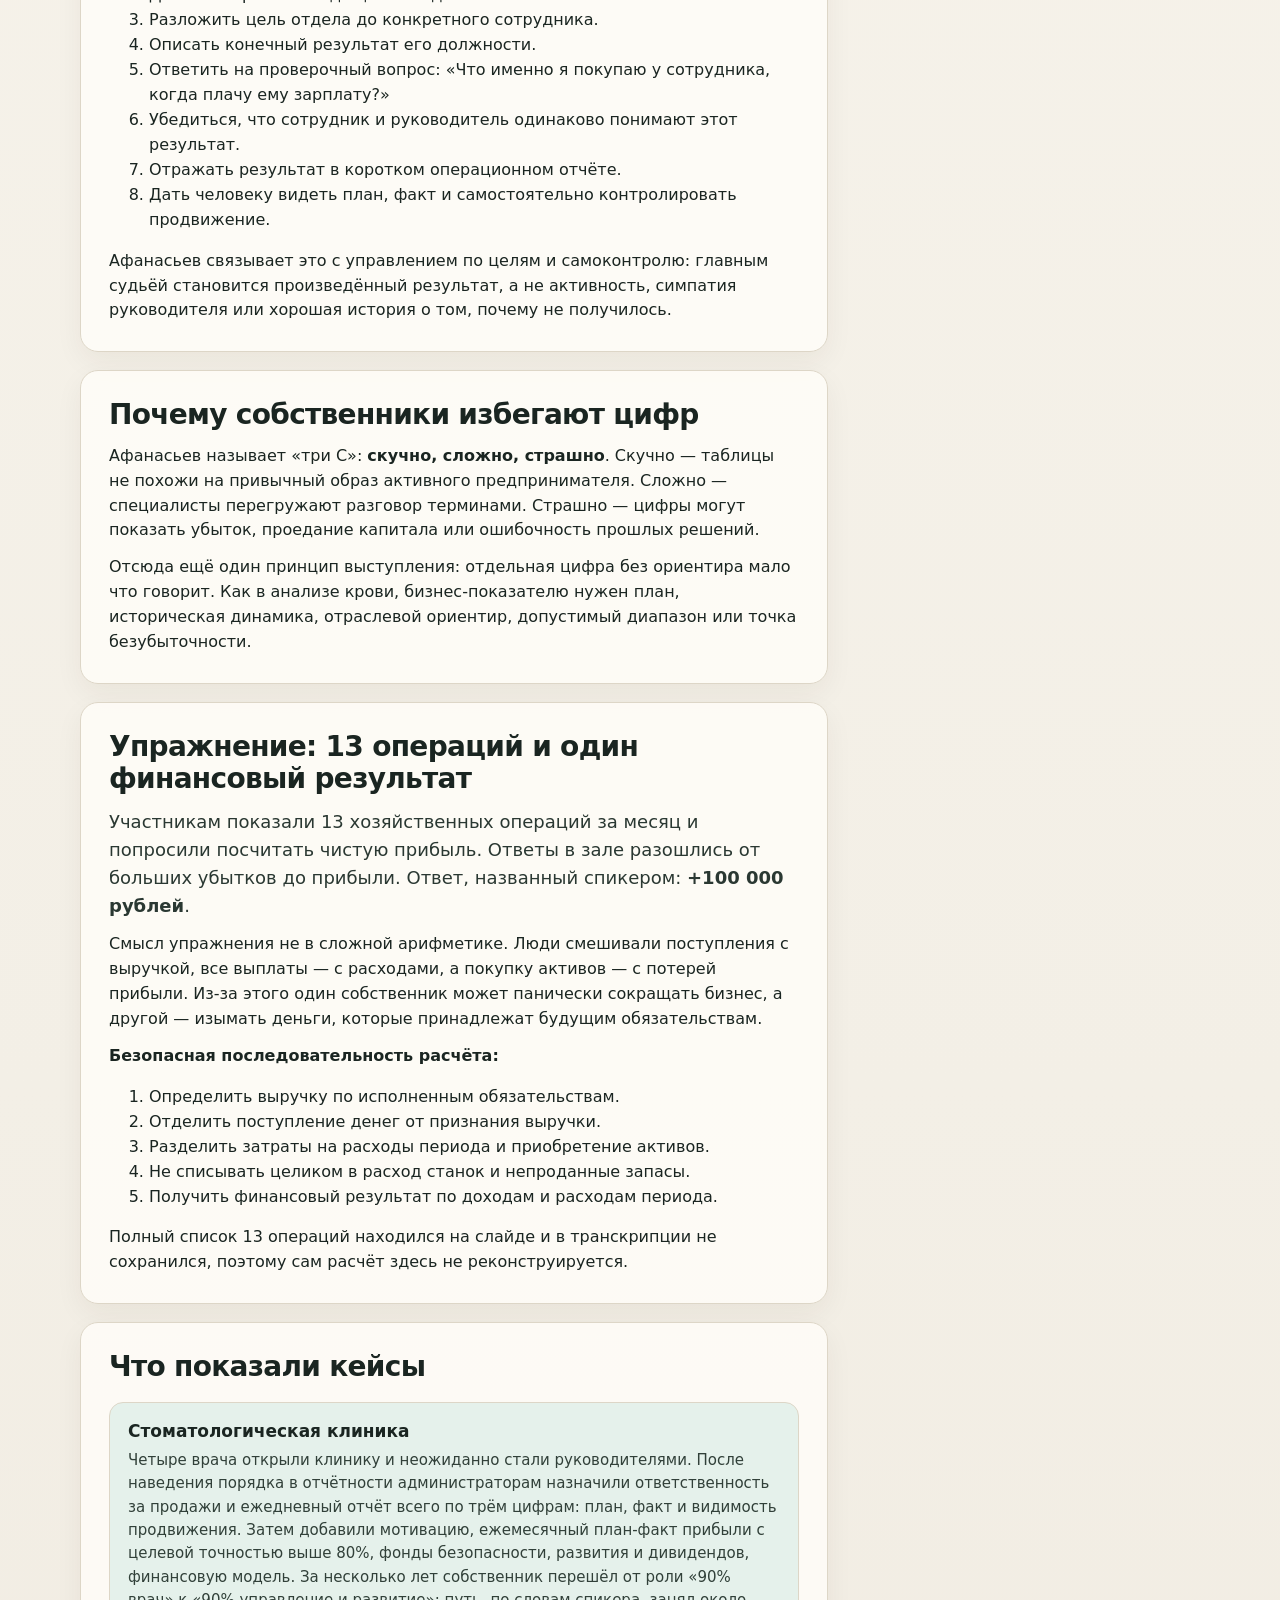
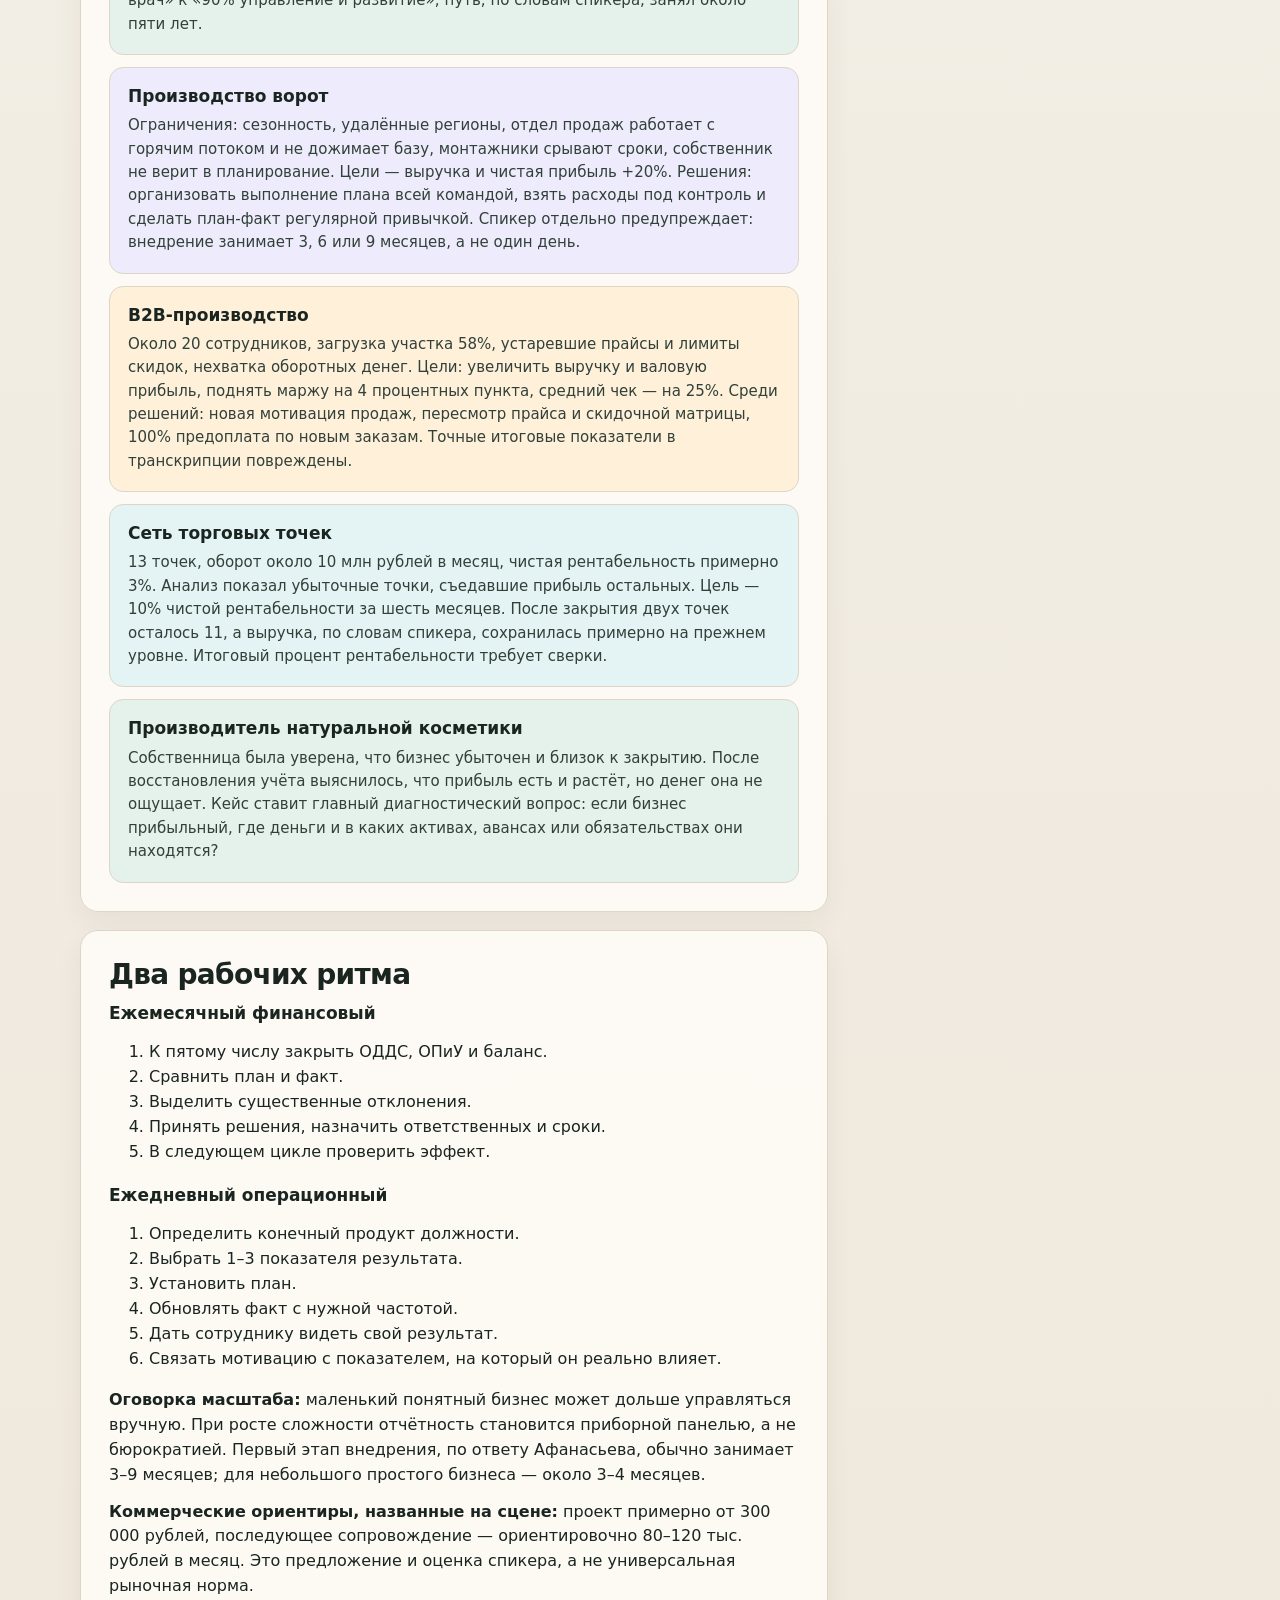
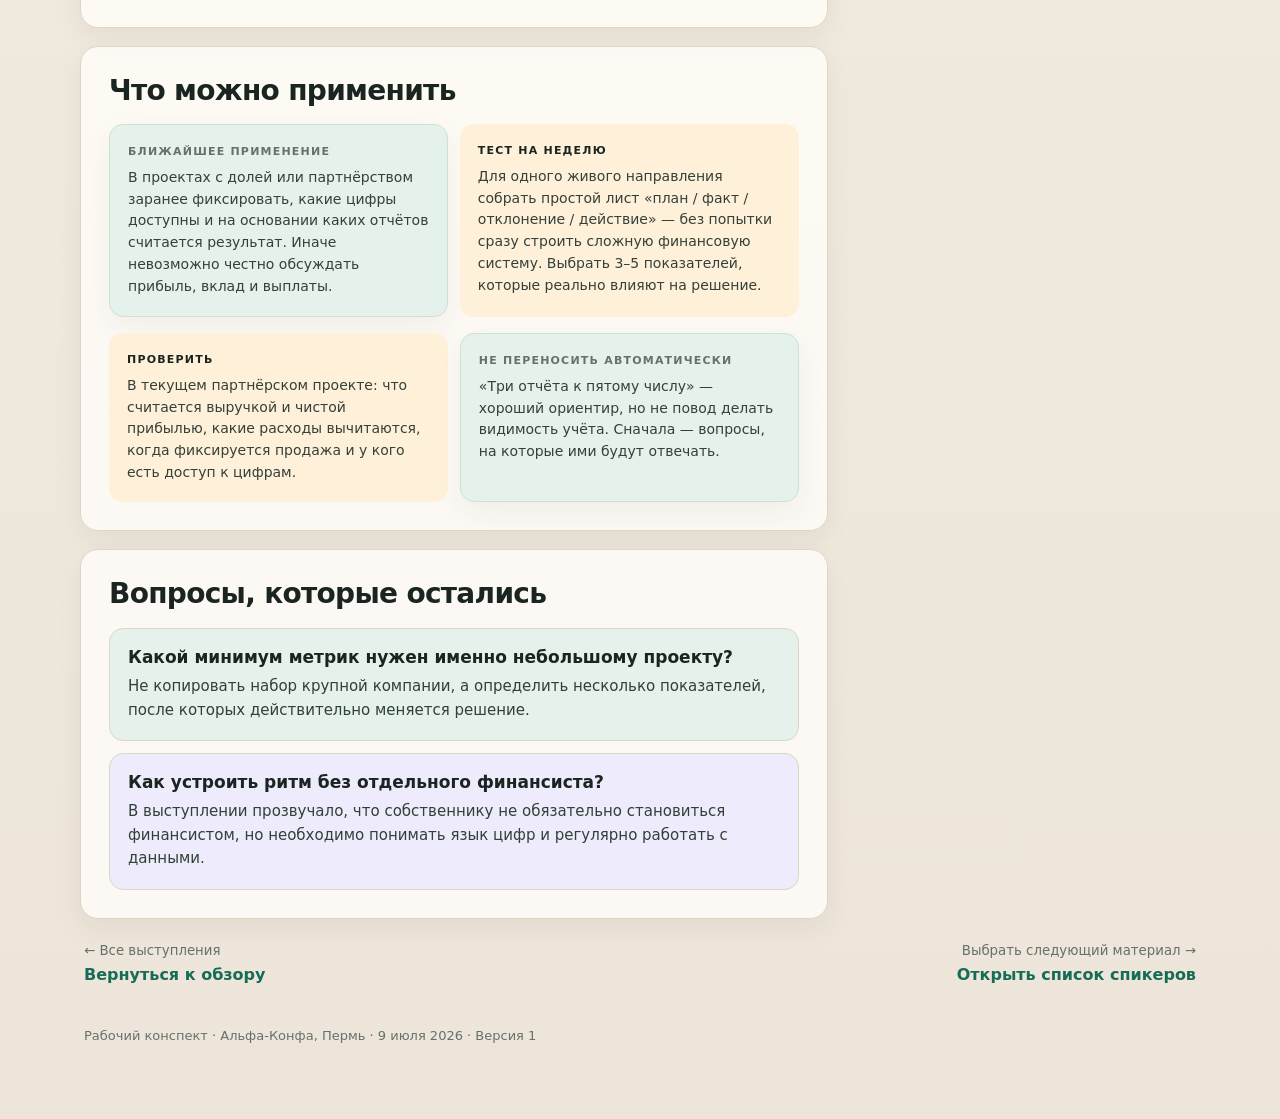
<file: 04-alexander-afanasyev.html>
<!doctype html>
<html lang="ru">
<head>
  <meta charset="utf-8">
  <meta name="viewport" content="width=device-width, initial-scale=1">
  <meta name="description" content="Рабочий конспект выступления Александра Афанасьева на Альфа-Конфе в Перми 9 июля 2026 года.">
  <title>Александр Афанасьев — язык бизнеса: цифры</title>
  <style>
    :root {
      --ink: #1a2521;
      --muted: #65716b;
      --paper: #fffdf8;
      --canvas: #f3efe6;
      --line: #ddd6c7;
      --green: #166c57;
      --teal: #0c878b;
      --amber: #b56816;
      --violet: #6558bf;
      --soft-green: #e5f1eb;
      --soft-teal: #e4f3f3;
      --soft-amber: #fff0da;
      --soft-violet: #eeecfc;
      --shadow: 0 18px 48px rgba(53, 43, 23, .10);
    }
    * { box-sizing: border-box; }
    html { scroll-behavior: smooth; }
    body {
      margin: 0;
      color: var(--ink);
      font-family: Inter, ui-sans-serif, system-ui, -apple-system, BlinkMacSystemFont, "Segoe UI", Arial, sans-serif;
      line-height: 1.56;
      background:
        radial-gradient(circle at 12% 5%, rgba(12, 135, 139, .12), transparent 28rem),
        radial-gradient(circle at 93% 14%, rgba(101, 88, 191, .12), transparent 27rem),
        linear-gradient(180deg, #fbf8f1 0%, var(--canvas) 57%, #ede5d9 100%);
    }
    a { color: var(--green); text-decoration-thickness: 1px; text-underline-offset: 3px; }
    a:hover { color: var(--teal); }
    .page { width: min(1120px, calc(100% - 40px)); margin: 0 auto; padding: 30px 0 72px; }
    .topbar { display: flex; justify-content: space-between; gap: 20px; align-items: center; margin: 0 2px 16px; font-size: 14px; }
    .crumb { color: var(--muted); text-decoration: none; }
    .status { color: var(--green); font-weight: 750; }
    .speaker-name { display: inline-flex; width: fit-content; padding: 8px 12px; border: 1px solid rgba(255,255,255,.27); border-radius: 999px; background: rgba(244, 188, 96, .18); color: #fff3d6; font-size: 15px; font-weight: 780; }
    .site-nav { display: flex; flex-wrap: wrap; gap: 8px; margin: 18px 0 26px; padding: 10px; border: 1px solid var(--line); border-radius: 14px; background: rgba(255,253,248,.78); box-shadow: 0 8px 24px rgba(50, 39, 20, .05); }
    .site-nav a, .site-nav span { padding: 7px 10px; border-radius: 9px; font-size: 13px; font-weight: 700; text-decoration: none; }
    .site-nav a { color: var(--green); }
    .site-nav a:hover, .site-nav .current { color: #fff; background: var(--green); }
    .site-nav span { color: #9a9c94; cursor: default; }
    .hero {
      position: relative;
      min-height: 480px;
      overflow: hidden;
      display: grid;
      align-content: end;
      gap: 17px;
      padding: 48px;
      border: 1px solid rgba(23, 32, 29, .12);
      border-radius: 22px;
      color: white;
      background: linear-gradient(133deg, rgba(13, 35, 29, .93), rgba(18, 94, 78, .78) 55%, rgba(12, 113, 126, .7));
      box-shadow: var(--shadow);
      isolation: isolate;
    }
    .hero::before {
      content: "";
      position: absolute; z-index: -1; inset: 0;
      opacity: .45;
      background-image: linear-gradient(90deg, rgba(255,255,255,.16) 1px, transparent 1px), linear-gradient(rgba(255,255,255,.16) 1px, transparent 1px);
      background-size: 74px 74px;
      mask-image: linear-gradient(120deg, transparent 5%, black 55%, transparent 105%);
    }
    .hero::after {
      content: "";
      position: absolute; z-index: -1; width: 470px; height: 470px; right: -110px; top: -130px;
      border: 46px solid rgba(255,255,255,.13); border-radius: 50%;
      box-shadow: -120px 190px 0 -70px rgba(255, 190, 76, .28), -360px 405px 0 -122px rgba(255,255,255,.12);
    }
    .eyebrow { margin: 0; font-weight: 800; font-size: 12px; letter-spacing: .13em; text-transform: uppercase; color: rgba(255,255,255,.76); }
    h1 { max-width: 820px; margin: 0; font-size: clamp(40px, 6vw, 70px); line-height: 1.01; letter-spacing: -.045em; }
    .hero p:last-of-type { max-width: 710px; margin: 0; font-size: 18px; color: rgba(255,255,255,.9); }
    .tags { display: flex; flex-wrap: wrap; gap: 8px; margin-top: 4px; }
    .tag { padding: 5px 10px; border-radius: 999px; background: rgba(255,255,255,.14); border: 1px solid rgba(255,255,255,.18); color: white; font-size: 13px; font-weight: 700; }
    .facts { display: grid; grid-template-columns: repeat(4, 1fr); gap: 12px; margin: 18px 0 34px; }
    .fact, .card, .section, .sidebar-card { background: rgba(255,253,248,.86); border: 1px solid var(--line); box-shadow: 0 10px 28px rgba(50, 39, 20, .055); }
    .fact { padding: 16px; border-radius: 14px; }
    .fact span { display: block; color: var(--muted); font-size: 11px; font-weight: 800; letter-spacing: .09em; text-transform: uppercase; }
    .fact strong { display: block; margin-top: 6px; font-size: 15px; line-height: 1.28; }
    .layout { display: grid; grid-template-columns: minmax(0, 1.73fr) minmax(280px, .82fr); align-items: start; gap: 18px; }
    .content, .sidebar { display: grid; gap: 18px; }
    .section { padding: 28px; border-radius: 18px; }
    h2 { margin: 0 0 12px; font-size: 28px; letter-spacing: -.025em; line-height: 1.15; }
    h3 { margin: 0 0 7px; font-size: 17px; line-height: 1.25; }
    p { margin: 0; } p + p { margin-top: 12px; }
    .lead { font-size: 18px; color: #2a3832; }
    .thesis { padding: 24px; border-left: 4px solid var(--teal); border-radius: 0 14px 14px 0; background: linear-gradient(90deg, var(--soft-teal), rgba(228,243,243,.25)); }
    .thesis p { font-size: 22px; line-height: 1.32; font-weight: 670; letter-spacing: -.015em; }
    .thesis small { display: block; margin-top: 12px; color: var(--muted); font-size: 13px; }
    .idea-list { display: grid; gap: 12px; margin-top: 18px; }
    .idea { padding: 18px; border: 1px solid var(--line); border-radius: 14px; background: var(--paper); }
    .idea:nth-child(4n+1) { background: var(--soft-green); }
    .idea:nth-child(4n+2) { background: var(--soft-violet); }
    .idea:nth-child(4n+3) { background: var(--soft-amber); }
    .idea:nth-child(4n) { background: var(--soft-teal); }
    .idea p { color: #314039; font-size: 15px; }
    .three-reports { display: grid; grid-template-columns: repeat(3, 1fr); gap: 11px; margin-top: 17px; }
    .report { padding: 17px; border-radius: 14px; border: 1px solid var(--line); background: var(--paper); }
    .report b { display: block; margin-bottom: 6px; color: var(--green); font-size: 15px; }
    .report p { color: var(--muted); font-size: 13px; }
    .split { display: grid; grid-template-columns: 1fr 1fr; gap: 12px; margin-top: 16px; }
    .note { padding: 18px; border-radius: 14px; }
    .note.fact { background: var(--soft-green); border-color: #cce2d7; }
    .note.action { background: var(--soft-amber); border-color: #efd5aa; }
    .note .label { display: block; margin-bottom: 7px; font-size: 11px; font-weight: 850; letter-spacing: .11em; text-transform: uppercase; }
    .note p { font-size: 14px; color: #344039; }
    .sidebar { position: sticky; top: 16px; }
    .sidebar-card { padding: 20px; border-radius: 16px; }
    .sidebar-card h3 { color: var(--green); font-size: 13px; letter-spacing: .08em; text-transform: uppercase; }
    .sidebar-card p, .sidebar-card li { color: #35433d; font-size: 14px; }
    .sidebar-card ul { display: grid; gap: 9px; margin: 10px 0 0; padding-left: 19px; }
    .quote { border-top: 3px solid var(--violet); }
    .quote p { font-size: 17px; font-weight: 600; line-height: 1.43; }
    .source-links { display: grid; gap: 8px; margin-top: 10px; }
    .source-links a { font-size: 13px; }
    .next { display: flex; justify-content: space-between; gap: 16px; padding: 22px 4px 0; color: var(--muted); }
    .next a { display: grid; gap: 2px; font-weight: 720; text-decoration: none; }
    .next a:last-child { text-align: right; }
    .next small { color: var(--muted); font-weight: 500; }
    footer { margin: 38px 4px 0; color: var(--muted); font-size: 13px; }
    @media (max-width: 800px) {
      .page { width: min(100% - 28px, 680px); padding-top: 14px; }
      .topbar { font-size: 13px; }
      .hero { min-height: 430px; padding: 30px 25px; border-radius: 18px; }
      .facts, .layout, .three-reports, .split { grid-template-columns: 1fr; }
      .facts { margin-bottom: 20px; }
      .section { padding: 22px; border-radius: 16px; }
      .sidebar { position: static; }
    }
  </style>
</head>
<body>
  <main class="page">
    <nav class="topbar" aria-label="Навигация">
      <a class="crumb" href="index.html">← Альфа-Конфа · общий обзор</a>
      <span class="status">Эталонный конспект · v1</span>
    </nav>
    <nav class="site-nav" aria-label="Выбор выступления">
      <a href="index.html">Все выступления</a>
      <a href="01-dmitry-senderov.html">1 · Сендеров</a><a href="02-pavel-kolobkov.html">2 · Колобков</a><a href="03-questions.html">3 · Вопросы</a>
      <a class="current" href="04-alexander-afanasyev.html">4 · Афанасьев</a><a href="05-vladimir-yakuba.html">5 · Якуба</a>
    </nav>

    <header class="hero" id="top">
      <p class="eyebrow">Альфа-Конфа · Пермь · 9 июля 2026</p>
      <span class="speaker-name">Выступает · Александр Афанасьев</span>
      <h1>Язык бизнеса — цифры</h1>
      <p>Конспект выступления Александра Афанасьева о том, как перестать управлять «по ощущениям» и построить у руководителя привычку принимать решения на данных.</p>
      <div class="tags" aria-label="Темы">
        <span class="tag">финансы</span><span class="tag">управленческий учёт</span><span class="tag">прибыль</span><span class="tag">план-факт</span>
      </div>
    </header>

    <section class="facts" aria-label="Паспорт выступления">
      <article class="fact"><span>Спикер</span><strong>Александр Афанасьев</strong></article>
      <article class="fact"><span>Контекст</span><strong>Малый бизнес и масштабирование</strong></article>
      <article class="fact"><span>Главный инструмент</span><strong>Три управленческих отчёта</strong></article>
      <article class="fact"><span>Главный ритм</span><strong>План → факт → решение</strong></article>
    </section>

    <div class="layout">
      <div class="content">
        <section class="section">
          <h2>Суть за 60 секунд</h2>
          <p class="lead">Финансы — не «таблички для бухгалтера», а язык, на котором собственник понимает, что в действительности происходит с компанией. Управленческая отчётность нужна не ради отчётности: она помогает принимать решения о продажах, расходах, найме, инвестициях и дивидендах.</p>
          <p>Афанасьев предлагает простую регулярность: к пятому числу каждого месяца иметь на столе три отчёта — о деньгах, прибыли и активах. Дальше команда работает в цикле «план → факт → корректирующее решение», а не пытается объяснить постфактум, почему результат не получился.</p>
        </section>

        <section class="section">
          <h2>Главная мысль</h2>
          <div class="thesis">
            <p>Бизнес должен быть одновременно прибыльным и обеспеченным деньгами. Одно без другого не гарантирует, что компания выживет.</p>
            <small>Это вывод из выступления; не дословная цитата.</small>
          </div>
        </section>

        <section class="section">
          <h2>Панель руководителя: шесть инструментов</h2>
          <p>Спикер не предлагает одну волшебную таблицу. Инструмент выбирается под управленческий вопрос.</p>
          <div class="three-reports">
            <article class="report"><b>Движение денег</b><p>Хватит ли денег на обязательства и что происходит с ликвидностью сейчас?</p></article>
            <article class="report"><b>Платёжный календарь</b><p>Когда возникнет кассовый разрыв и хватит ли денег на зарплату и ближайшие обязательства?</p></article>
            <article class="report"><b>Прибыли и убытки</b><p>Зарабатывает ли бизнес на самом деле и за счёт чего меняется прибыль?</p></article>
            <article class="report"><b>Управленческий баланс</b><p>Становится ли компания богаче: что с активами, долгами и капиталом?</p></article>
            <article class="report"><b>Финансовая модель</b><p>Какие показатели сильнее всего влияют на прибыль и что нужно изменить?</p></article>
            <article class="report"><b>Операционные отчёты</b><p>Производит ли каждый отдел и сотрудник тот результат, ради которого существует его роль?</p></article>
          </div>
          <p style="margin-top:16px"><strong>Рабочее правило спикера:</strong> три главных финансовых отчёта — ОДДС, ОПиУ и баланс — должны быть закрыты к пятому числу каждого месяца. Остальные инструменты помогают планировать и управлять ежедневным результатом.</p>
        </section>

        <section class="section">
          <h2>Ключевые идеи</h2>
          <div class="idea-list">
            <article class="idea"><h3>1. Отчёт — это не самоцель</h3><p>Его единственное назначение — помочь собственнику принять управленческое решение. Если цифра не отвечает на вопрос, что делать, отчёт перегружен или используется не по назначению.</p></article>
            <article class="idea"><h3>2. Деньги ≠ прибыль</h3><p>Деньги на счёте могут быть авансом за ещё не выполненную работу. И наоборот, прибыльный бизнес может оказаться без денег. Смешение этих сущностей ведёт к кассовым разрывам и ложному ощущению успеха.</p></article>
            <article class="idea"><h3>3. Выручка ≠ поступление</h3><p>Пример спикера: договор на 600 000 рублей подписан в ноябре, деньги пришли в декабре, товар отгружен в январе. По логике управленческого учёта выручка относится к январю — моменту исполнения обязательства, а не к дате договора или оплаты.</p></article>
            <article class="idea"><h3>4. Не всякая трата — расход</h3><p>Покупка оборудования или запасов меняет форму актива; она не всегда должна сразу выглядеть расходом периода. Неверная классификация искажает финансовый результат.</p></article>
            <article class="idea"><h3>5. Цифры превращаются в систему через ритм</h3><p>Недостаточно один раз собрать отчётность. Нужна привычка команды: поставить цель, видеть факт, разобрать отклонение, принять действие и повторить цикл.</p></article>
            <article class="idea"><h3>6. Оборот — не единственный ориентир</h3><p>В кейсах рост выручки сам по себе не считался успехом. Фокус был на чистой прибыли, марже, загрузке, скидках, предоплате и работе убыточных точек.</p></article>
          </div>
        </section>

        <section class="section">
          <h2>Как управлять командой через результат</h2>
          <ol>
            <li>Зафиксировать цель компании.</li>
            <li>Декомпозировать её до целей отделов.</li>
            <li>Разложить цель отдела до конкретного сотрудника.</li>
            <li>Описать конечный результат его должности.</li>
            <li>Ответить на проверочный вопрос: «Что именно я покупаю у сотрудника, когда плачу ему зарплату?»</li>
            <li>Убедиться, что сотрудник и руководитель одинаково понимают этот результат.</li>
            <li>Отражать результат в коротком операционном отчёте.</li>
            <li>Дать человеку видеть план, факт и самостоятельно контролировать продвижение.</li>
          </ol>
          <p>Афанасьев связывает это с управлением по целям и самоконтролю: главным судьёй становится произведённый результат, а не активность, симпатия руководителя или хорошая история о том, почему не получилось.</p>
        </section>

        <section class="section">
          <h2>Почему собственники избегают цифр</h2>
          <p>Афанасьев называет «три С»: <strong>скучно, сложно, страшно</strong>. Скучно — таблицы не похожи на привычный образ активного предпринимателя. Сложно — специалисты перегружают разговор терминами. Страшно — цифры могут показать убыток, проедание капитала или ошибочность прошлых решений.</p>
          <p>Отсюда ещё один принцип выступления: отдельная цифра без ориентира мало что говорит. Как в анализе крови, бизнес-показателю нужен план, историческая динамика, отраслевой ориентир, допустимый диапазон или точка безубыточности.</p>
        </section>

        <section class="section">
          <h2>Упражнение: 13 операций и один финансовый результат</h2>
          <p class="lead">Участникам показали 13 хозяйственных операций за месяц и попросили посчитать чистую прибыль. Ответы в зале разошлись от больших убытков до прибыли. Ответ, названный спикером: <strong>+100 000 рублей</strong>.</p>
          <p>Смысл упражнения не в сложной арифметике. Люди смешивали поступления с выручкой, все выплаты — с расходами, а покупку активов — с потерей прибыли. Из-за этого один собственник может панически сокращать бизнес, а другой — изымать деньги, которые принадлежат будущим обязательствам.</p>
          <p><strong>Безопасная последовательность расчёта:</strong></p>
          <ol>
            <li>Определить выручку по исполненным обязательствам.</li>
            <li>Отделить поступление денег от признания выручки.</li>
            <li>Разделить затраты на расходы периода и приобретение активов.</li>
            <li>Не списывать целиком в расход станок и непроданные запасы.</li>
            <li>Получить финансовый результат по доходам и расходам периода.</li>
          </ol>
          <p>Полный список 13 операций находился на слайде и в транскрипции не сохранился, поэтому сам расчёт здесь не реконструируется.</p>
        </section>

        <section class="section">
          <h2>Что показали кейсы</h2>
          <div class="idea-list">
            <article class="idea"><h3>Стоматологическая клиника</h3><p>Четыре врача открыли клинику и неожиданно стали руководителями. После наведения порядка в отчётности администраторам назначили ответственность за продажи и ежедневный отчёт всего по трём цифрам: план, факт и видимость продвижения. Затем добавили мотивацию, ежемесячный план-факт прибыли с целевой точностью выше 80%, фонды безопасности, развития и дивидендов, финансовую модель. За несколько лет собственник перешёл от роли «90% врач» к «90% управление и развитие»; путь, по словам спикера, занял около пяти лет.</p></article>
            <article class="idea"><h3>Производство ворот</h3><p>Ограничения: сезонность, удалённые регионы, отдел продаж работает с горячим потоком и не дожимает базу, монтажники срывают сроки, собственник не верит в планирование. Цели — выручка и чистая прибыль +20%. Решения: организовать выполнение плана всей командой, взять расходы под контроль и сделать план-факт регулярной привычкой. Спикер отдельно предупреждает: внедрение занимает 3, 6 или 9 месяцев, а не один день.</p></article>
            <article class="idea"><h3>B2B-производство</h3><p>Около 20 сотрудников, загрузка участка 58%, устаревшие прайсы и лимиты скидок, нехватка оборотных денег. Цели: увеличить выручку и валовую прибыль, поднять маржу на 4 процентных пункта, средний чек — на 25%. Среди решений: новая мотивация продаж, пересмотр прайса и скидочной матрицы, 100% предоплата по новым заказам. Точные итоговые показатели в транскрипции повреждены.</p></article>
            <article class="idea"><h3>Сеть торговых точек</h3><p>13 точек, оборот около 10 млн рублей в месяц, чистая рентабельность примерно 3%. Анализ показал убыточные точки, съедавшие прибыль остальных. Цель — 10% чистой рентабельности за шесть месяцев. После закрытия двух точек осталось 11, а выручка, по словам спикера, сохранилась примерно на прежнем уровне. Итоговый процент рентабельности требует сверки.</p></article>
            <article class="idea"><h3>Производитель натуральной косметики</h3><p>Собственница была уверена, что бизнес убыточен и близок к закрытию. После восстановления учёта выяснилось, что прибыль есть и растёт, но денег она не ощущает. Кейс ставит главный диагностический вопрос: если бизнес прибыльный, где деньги и в каких активах, авансах или обязательствах они находятся?</p></article>
          </div>
        </section>

        <section class="section">
          <h2>Два рабочих ритма</h2>
          <h3>Ежемесячный финансовый</h3>
          <ol><li>К пятому числу закрыть ОДДС, ОПиУ и баланс.</li><li>Сравнить план и факт.</li><li>Выделить существенные отклонения.</li><li>Принять решения, назначить ответственных и сроки.</li><li>В следующем цикле проверить эффект.</li></ol>
          <h3 style="margin-top:20px">Ежедневный операционный</h3>
          <ol><li>Определить конечный продукт должности.</li><li>Выбрать 1–3 показателя результата.</li><li>Установить план.</li><li>Обновлять факт с нужной частотой.</li><li>Дать сотруднику видеть свой результат.</li><li>Связать мотивацию с показателем, на который он реально влияет.</li></ol>
          <p><strong>Оговорка масштаба:</strong> маленький понятный бизнес может дольше управляться вручную. При росте сложности отчётность становится приборной панелью, а не бюрократией. Первый этап внедрения, по ответу Афанасьева, обычно занимает 3–9 месяцев; для небольшого простого бизнеса — около 3–4 месяцев.</p>
          <p><strong>Коммерческие ориентиры, названные на сцене:</strong> проект примерно от 300 000 рублей, последующее сопровождение — ориентировочно 80–120 тыс. рублей в месяц. Это предложение и оценка спикера, а не универсальная рыночная норма.</p>
        </section>

        <section class="section">
          <h2>Что можно применить</h2>
          <div class="split">
            <article class="note fact"><span class="label">Ближайшее применение</span><p>В проектах с долей или партнёрством заранее фиксировать, какие цифры доступны и на основании каких отчётов считается результат. Иначе невозможно честно обсуждать прибыль, вклад и выплаты.</p></article>
            <article class="note action"><span class="label">Тест на неделю</span><p>Для одного живого направления собрать простой лист «план / факт / отклонение / действие» — без попытки сразу строить сложную финансовую систему. Выбрать 3–5 показателей, которые реально влияют на решение.</p></article>
          </div>
          <div class="split">
            <article class="note action"><span class="label">Проверить</span><p>В текущем партнёрском проекте: что считается выручкой и чистой прибылью, какие расходы вычитаются, когда фиксируется продажа и у кого есть доступ к цифрам.</p></article>
            <article class="note fact"><span class="label">Не переносить автоматически</span><p>«Три отчёта к пятому числу» — хороший ориентир, но не повод делать видимость учёта. Сначала — вопросы, на которые ими будут отвечать.</p></article>
          </div>
        </section>

        <section class="section">
          <h2>Вопросы, которые остались</h2>
          <div class="idea-list">
            <article class="idea"><h3>Какой минимум метрик нужен именно небольшому проекту?</h3><p>Не копировать набор крупной компании, а определить несколько показателей, после которых действительно меняется решение.</p></article>
            <article class="idea"><h3>Как устроить ритм без отдельного финансиста?</h3><p>В выступлении прозвучало, что собственнику не обязательно становиться финансистом, но необходимо понимать язык цифр и регулярно работать с данными.</p></article>
          </div>
        </section>
      </div>

      <aside class="sidebar" aria-label="Смысловая выжимка">
        <section class="sidebar-card quote">
          <h3>Фраза-якорь</h3>
          <p>«Управленческая отчётность нужна, чтобы собственник мог принимать управленческие решения».</p>
        </section>
        <section class="sidebar-card">
          <h3>Если запомнить три вещи</h3>
          <ul>
            <li>Поступления не равны выручке, а деньги не равны прибыли.</li>
            <li>Прибыль без ликвидности и деньги при убытке одинаково опасны.</li>
            <li>Цифры работают только внутри регулярного план-факт цикла.</li>
          </ul>
        </section>
        <section class="sidebar-card">
          <h3>Источник конспекта</h3>
          <p>Материал собран из трёх фрагментов автоматической транскрибации. Неточные формулировки не использовались как факты.</p>
          <div class="source-links">
            <span class="local-source">Фрагмент 14:48 · локальная транскрибация</span>
            <span class="local-source">Фрагмент 15:18 · локальная транскрибация</span>
            <span class="local-source">Фрагмент 15:48 · ответы · локальная транскрибация</span>
          </div>
        </section>
      </aside>
    </div>

    <nav class="next" aria-label="Следующие материалы">
      <a href="index.html"><small>← Все выступления</small>Вернуться к обзору</a>
      <a href="index.html#speakers"><small>Выбрать следующий материал →</small>Открыть список спикеров</a>
    </nav>
    <footer>Рабочий конспект · Альфа-Конфа, Пермь · 9 июля 2026 · Версия 1</footer>
  </main>
</body>
</html>
</file>
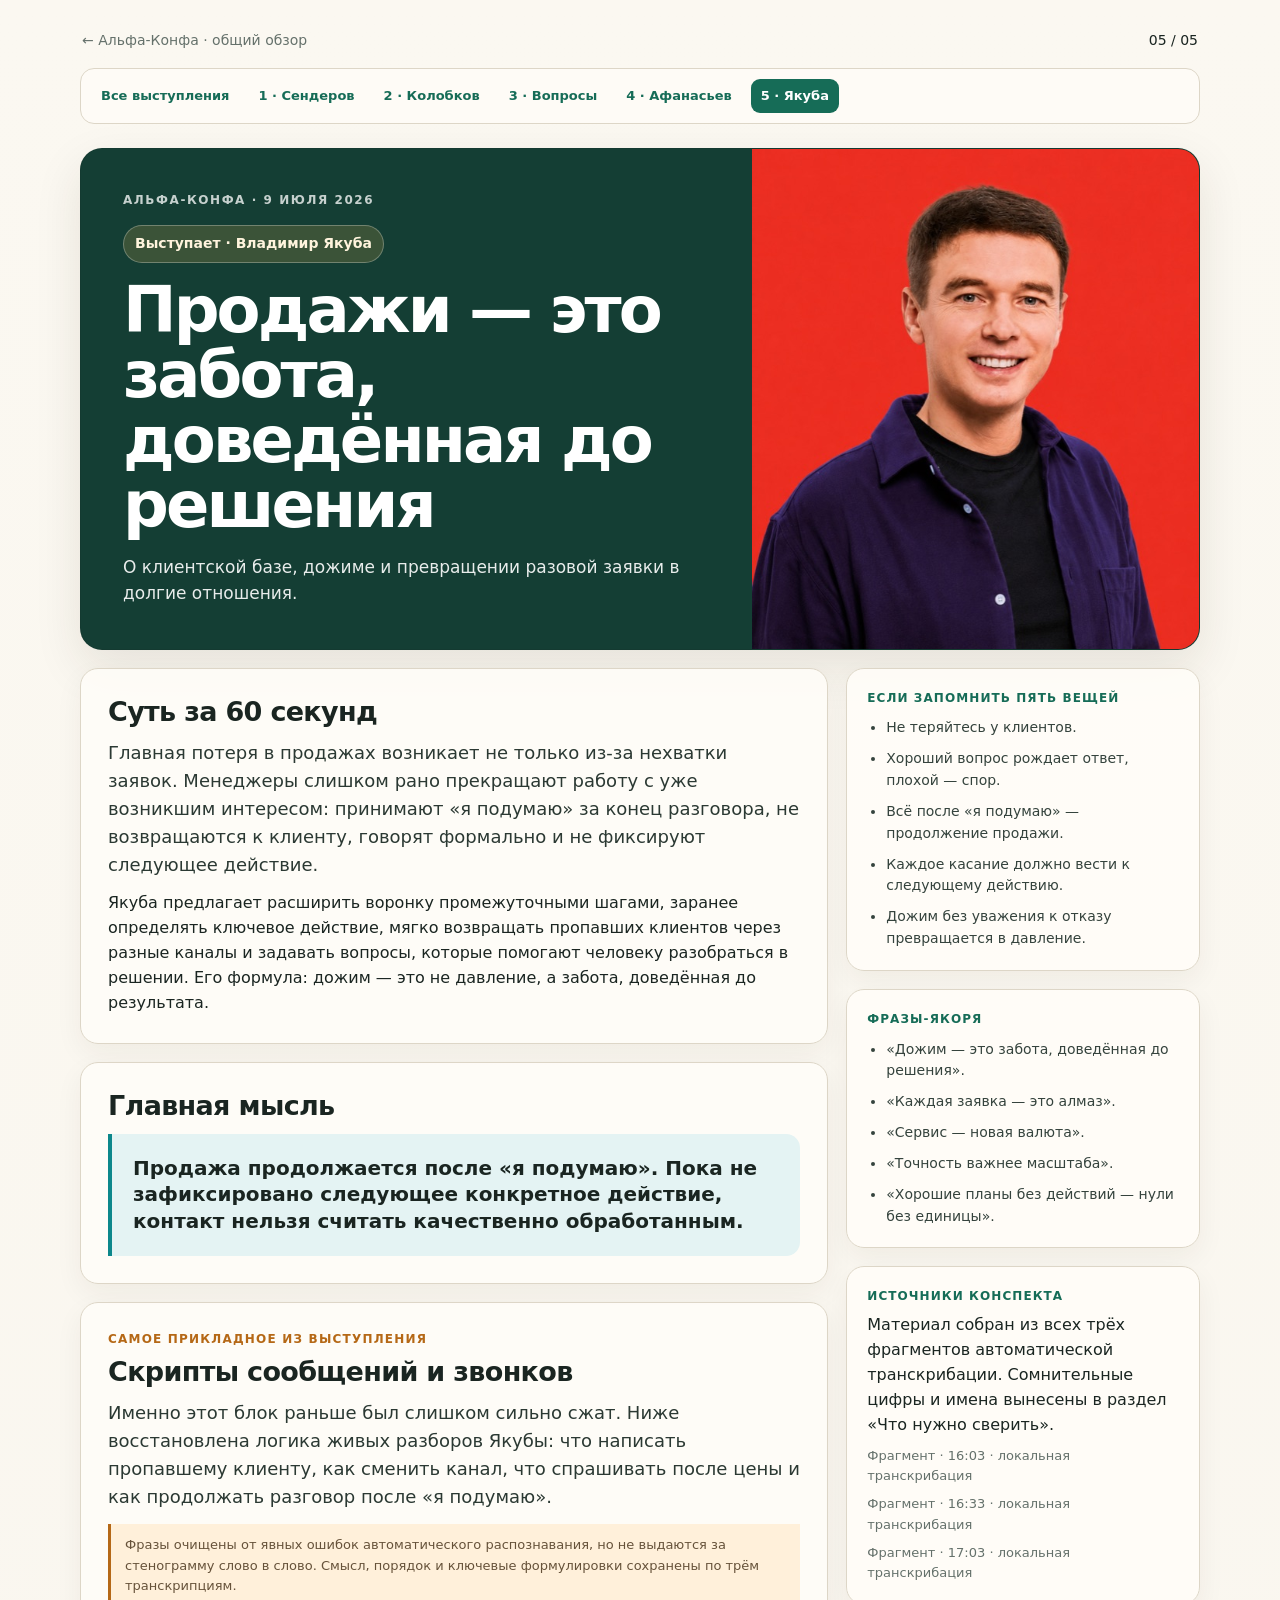
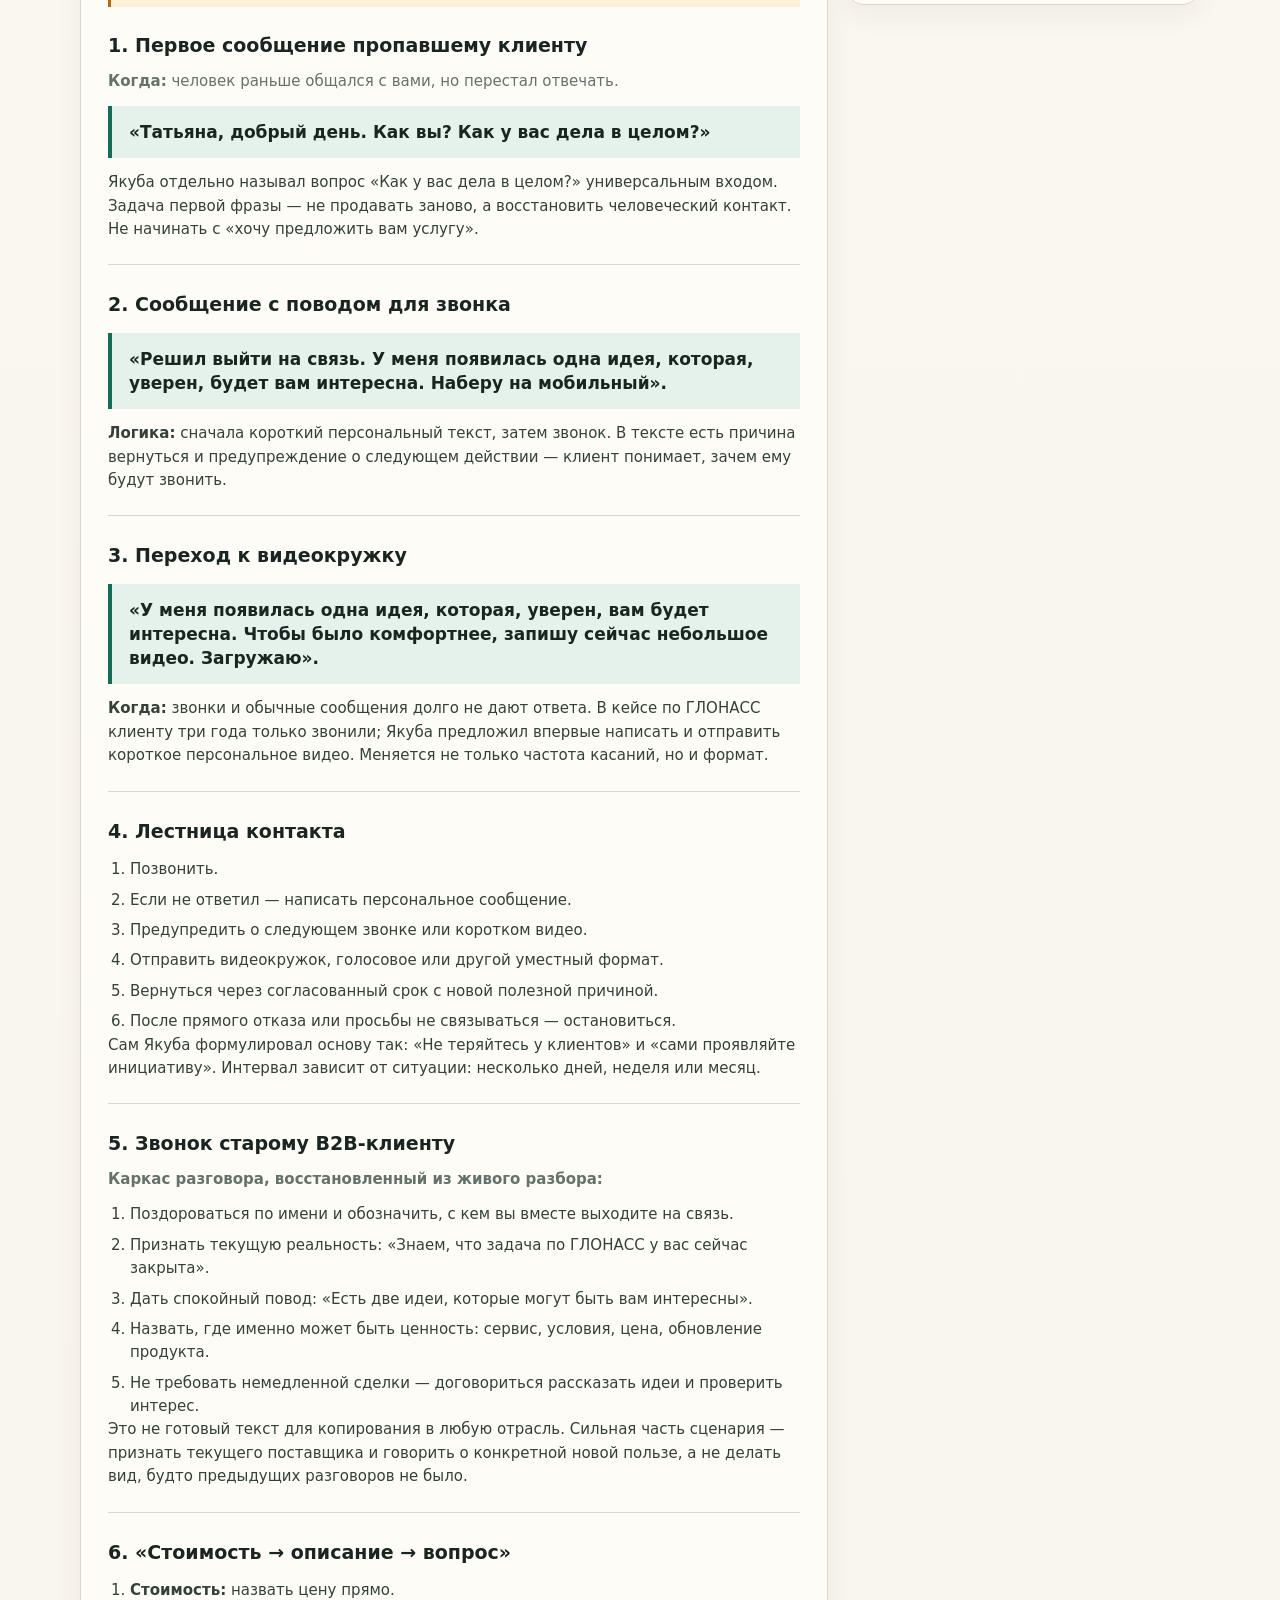
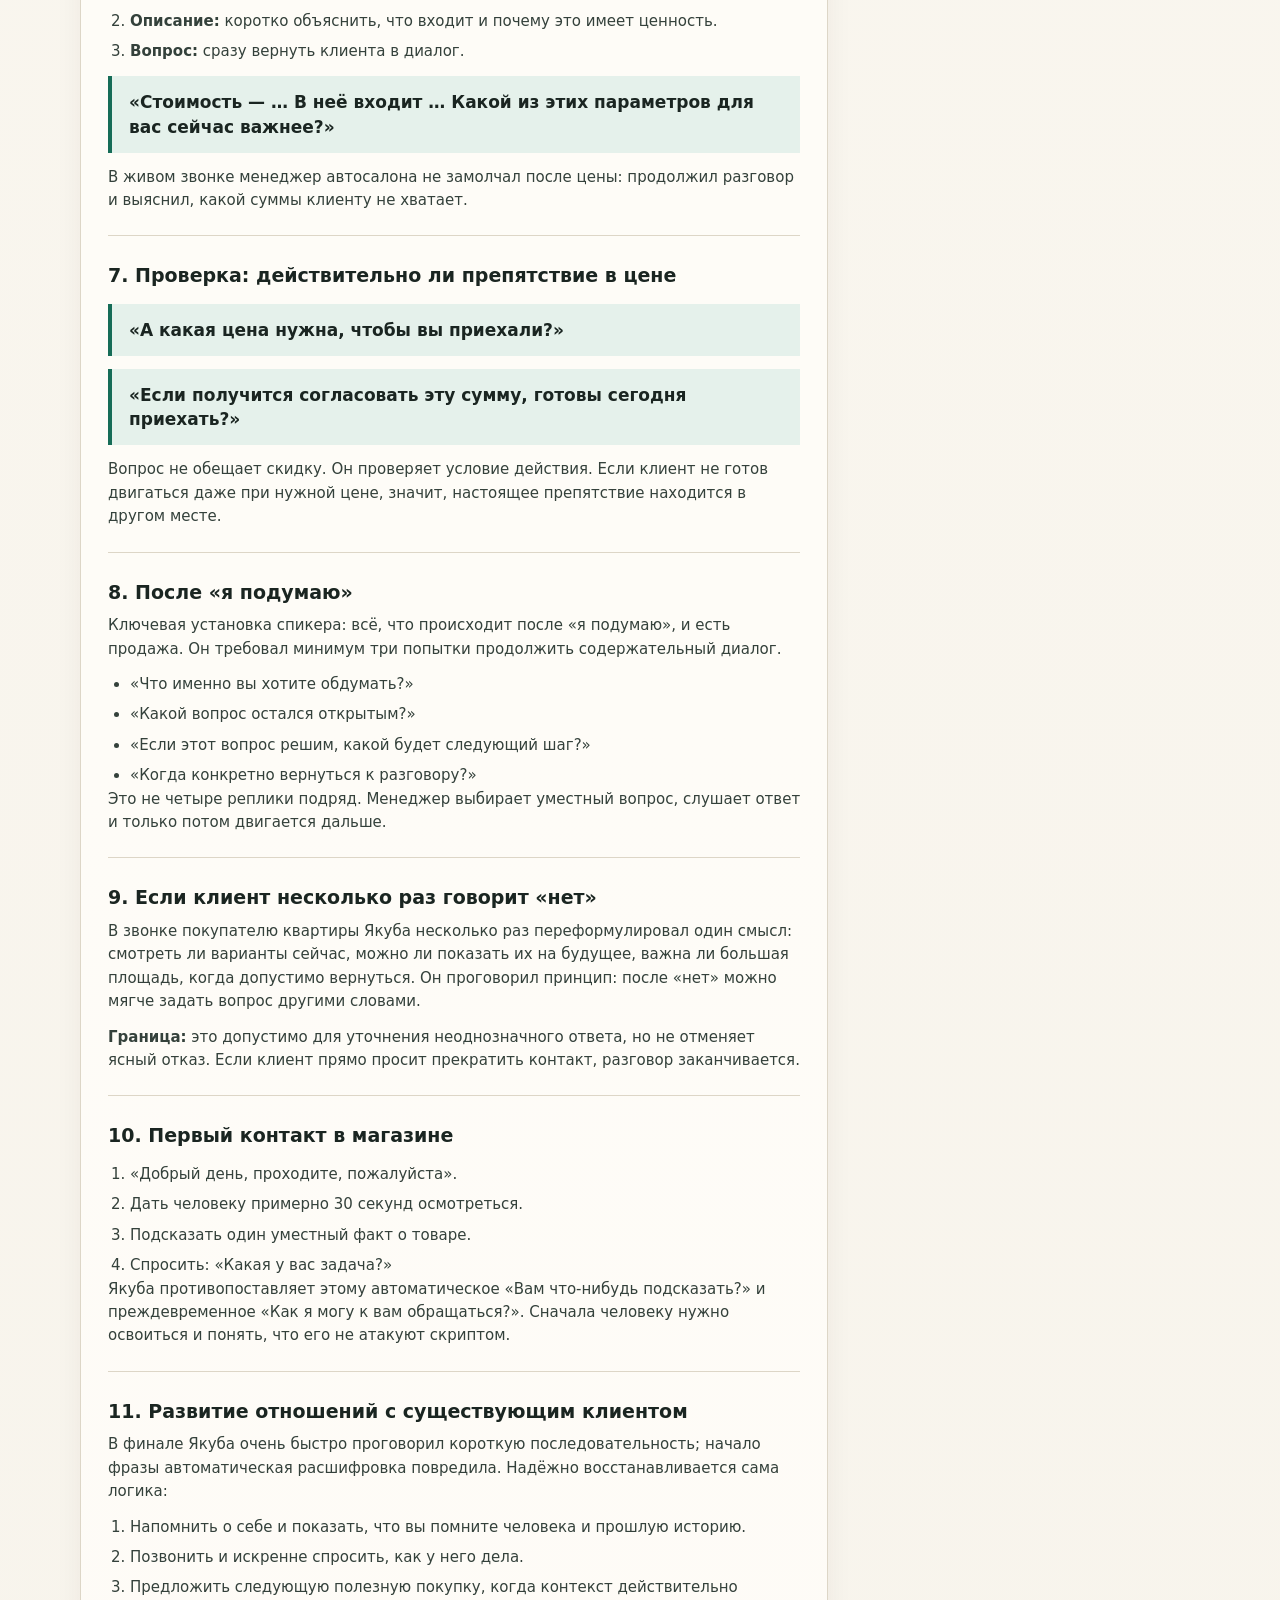
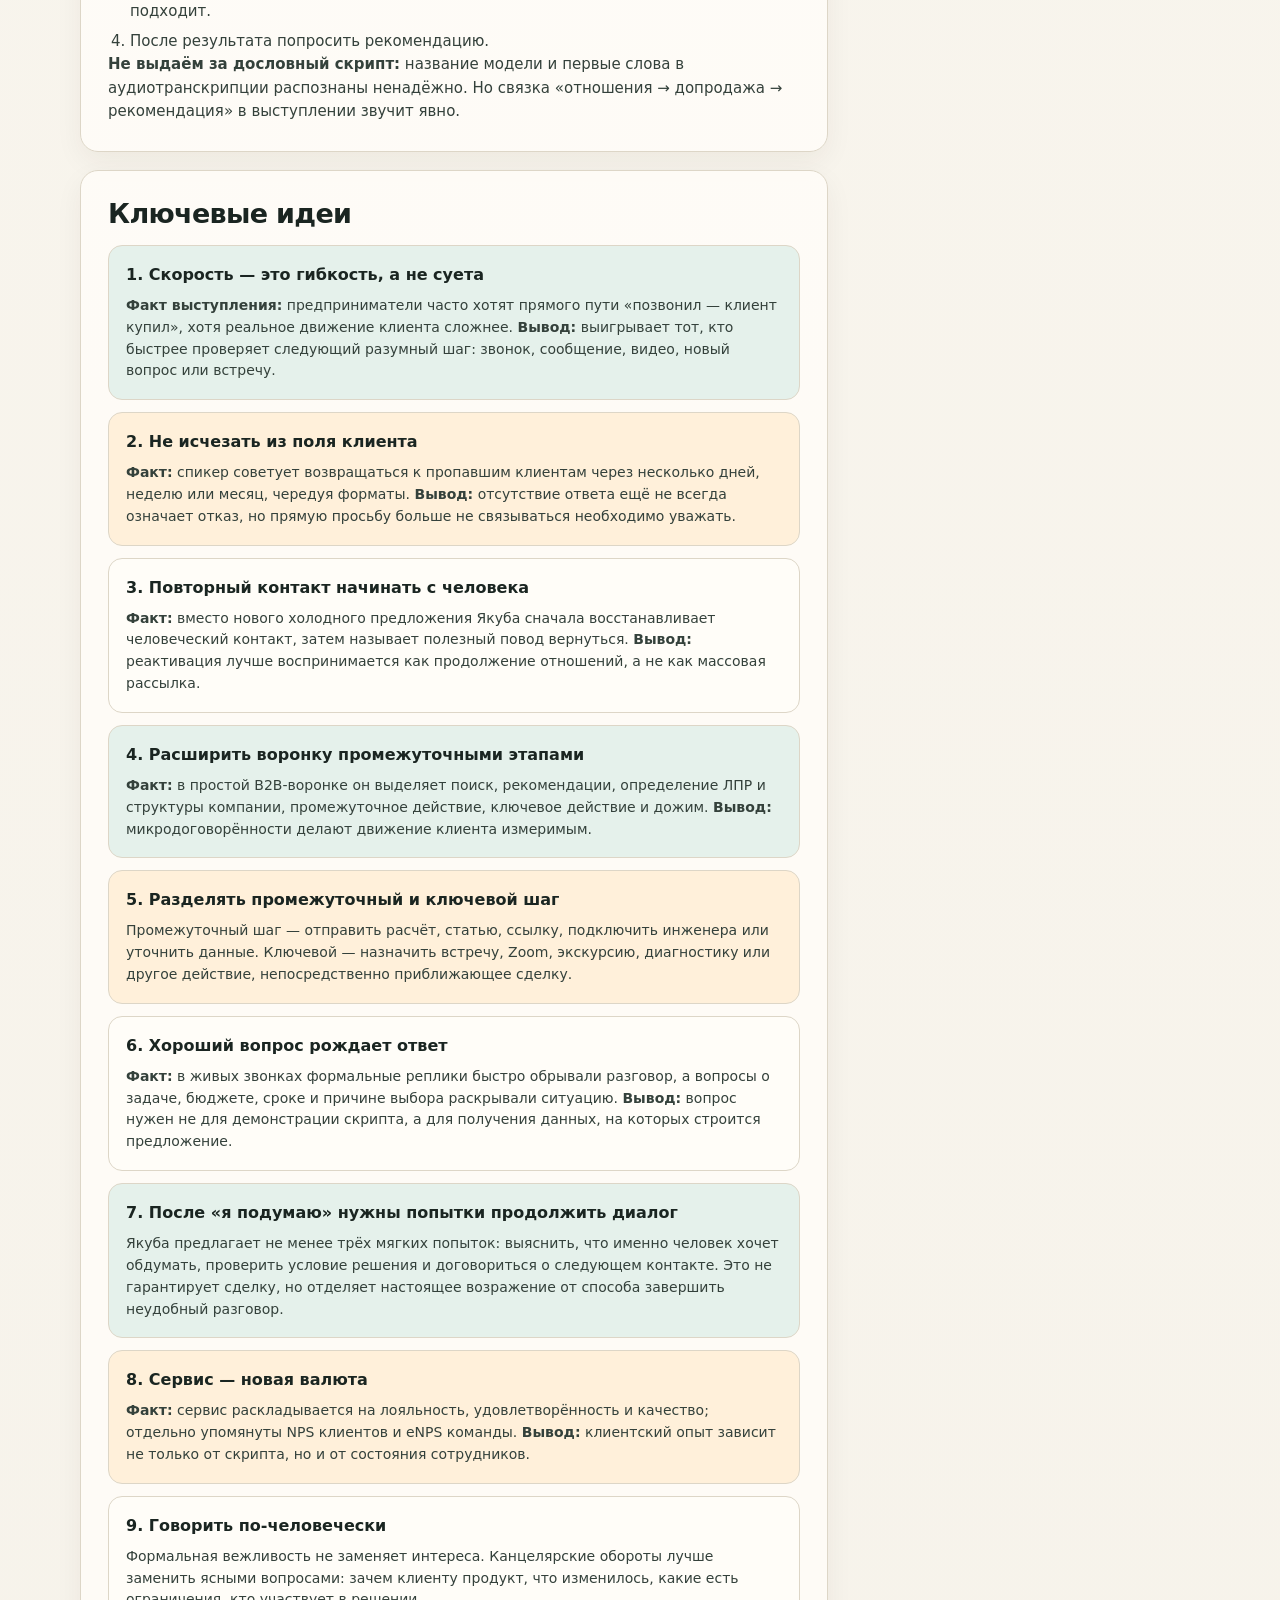
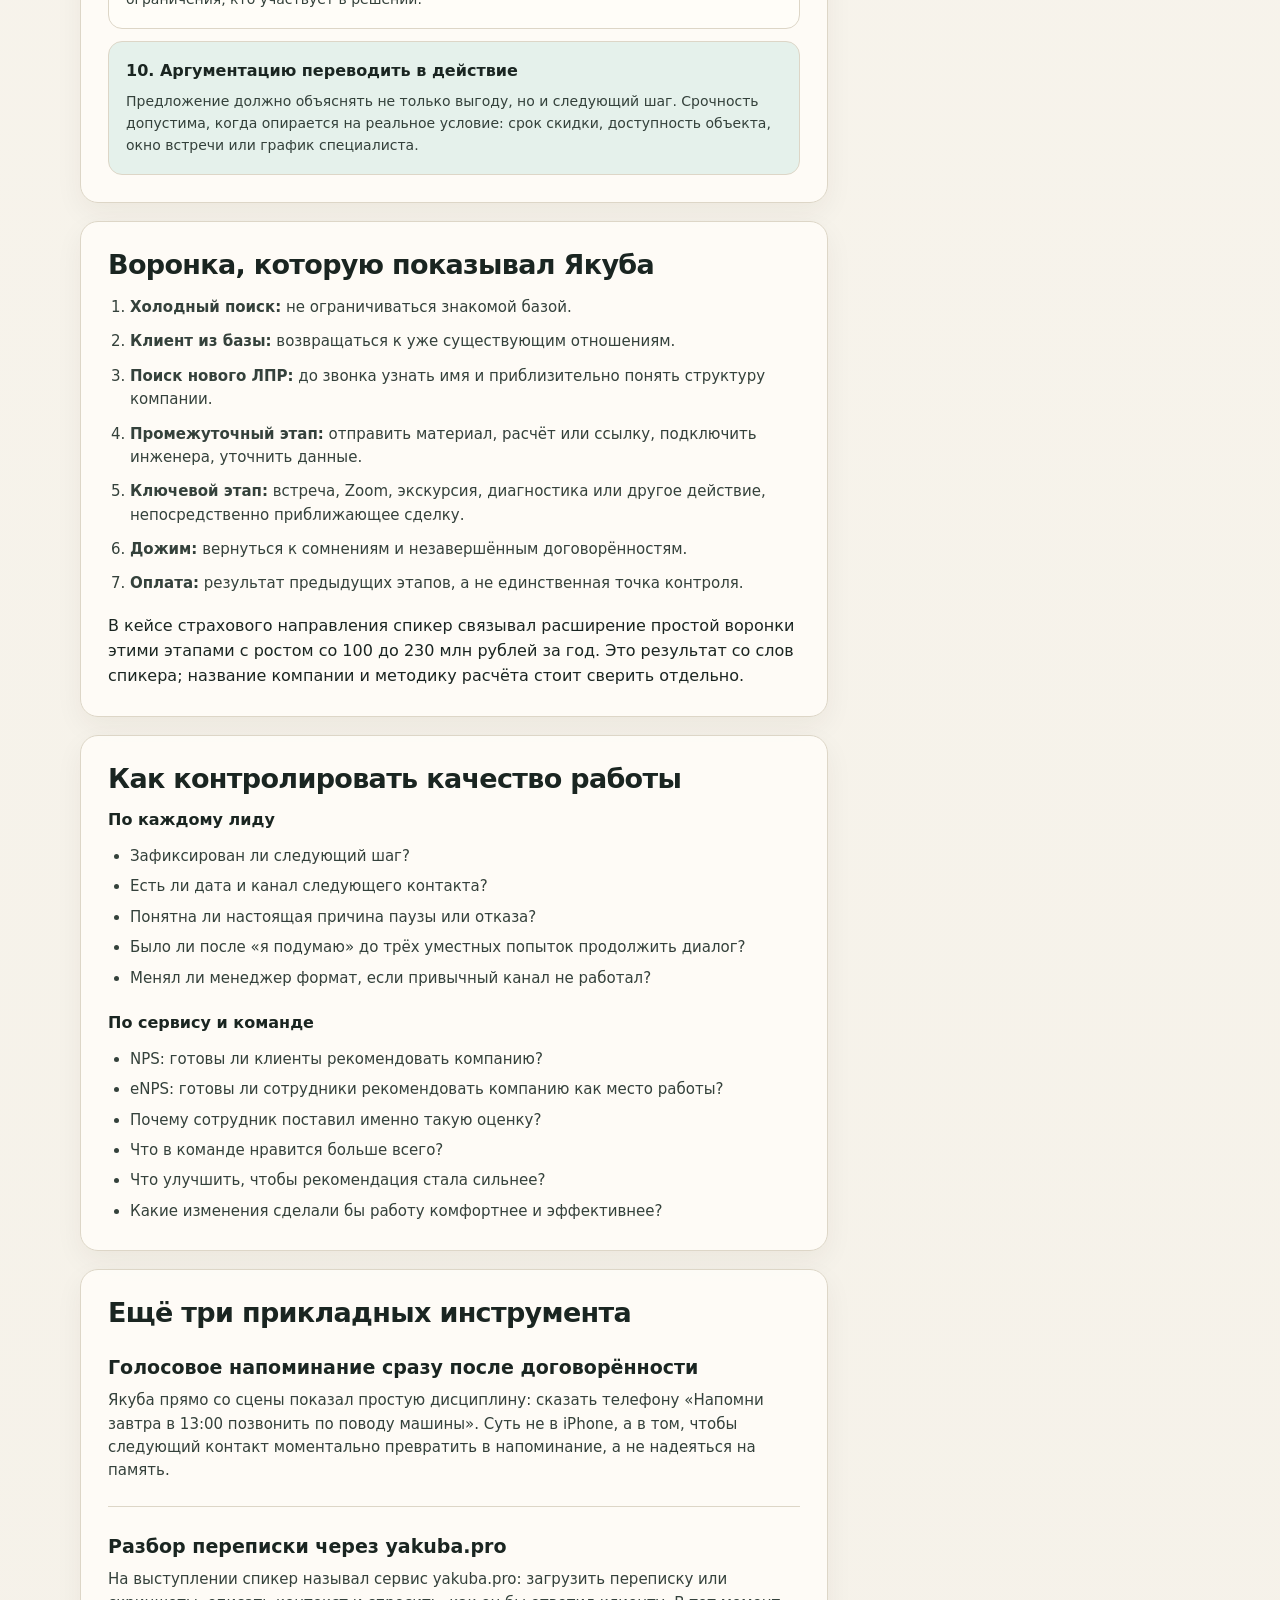
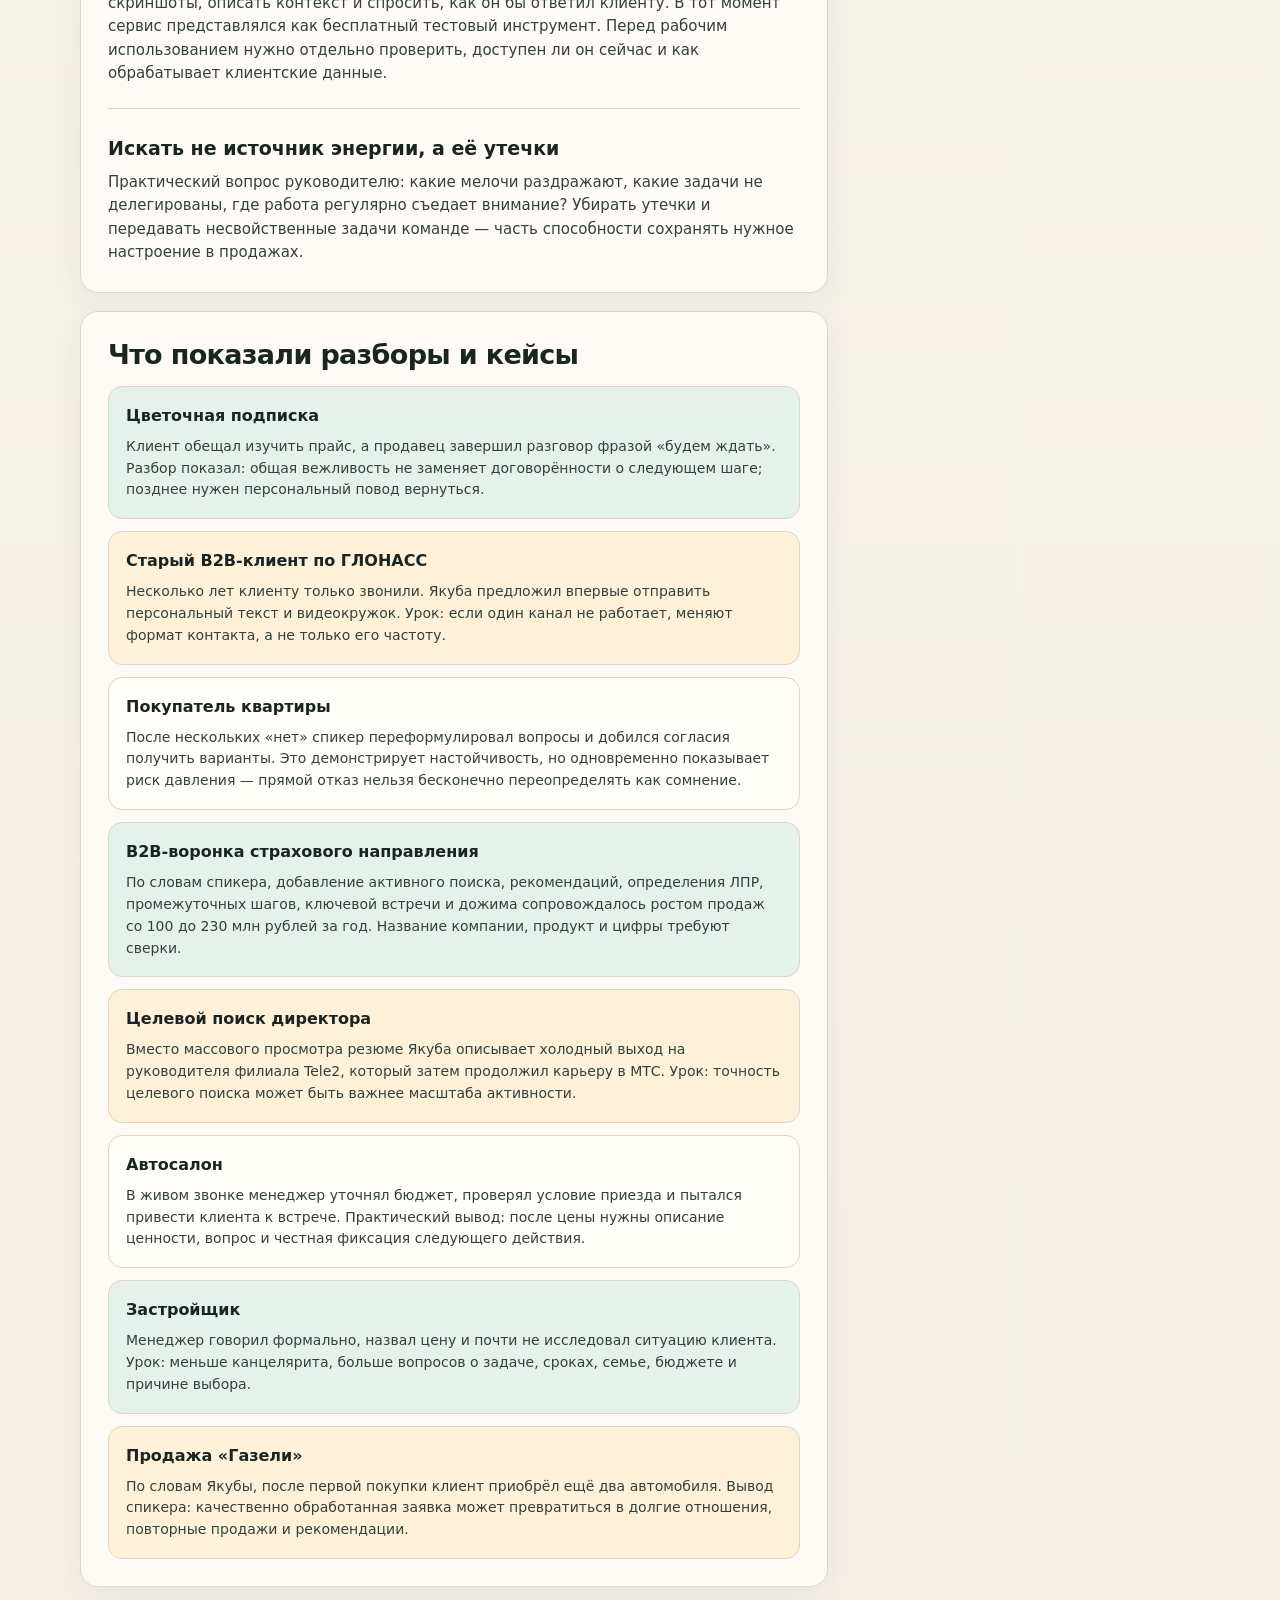
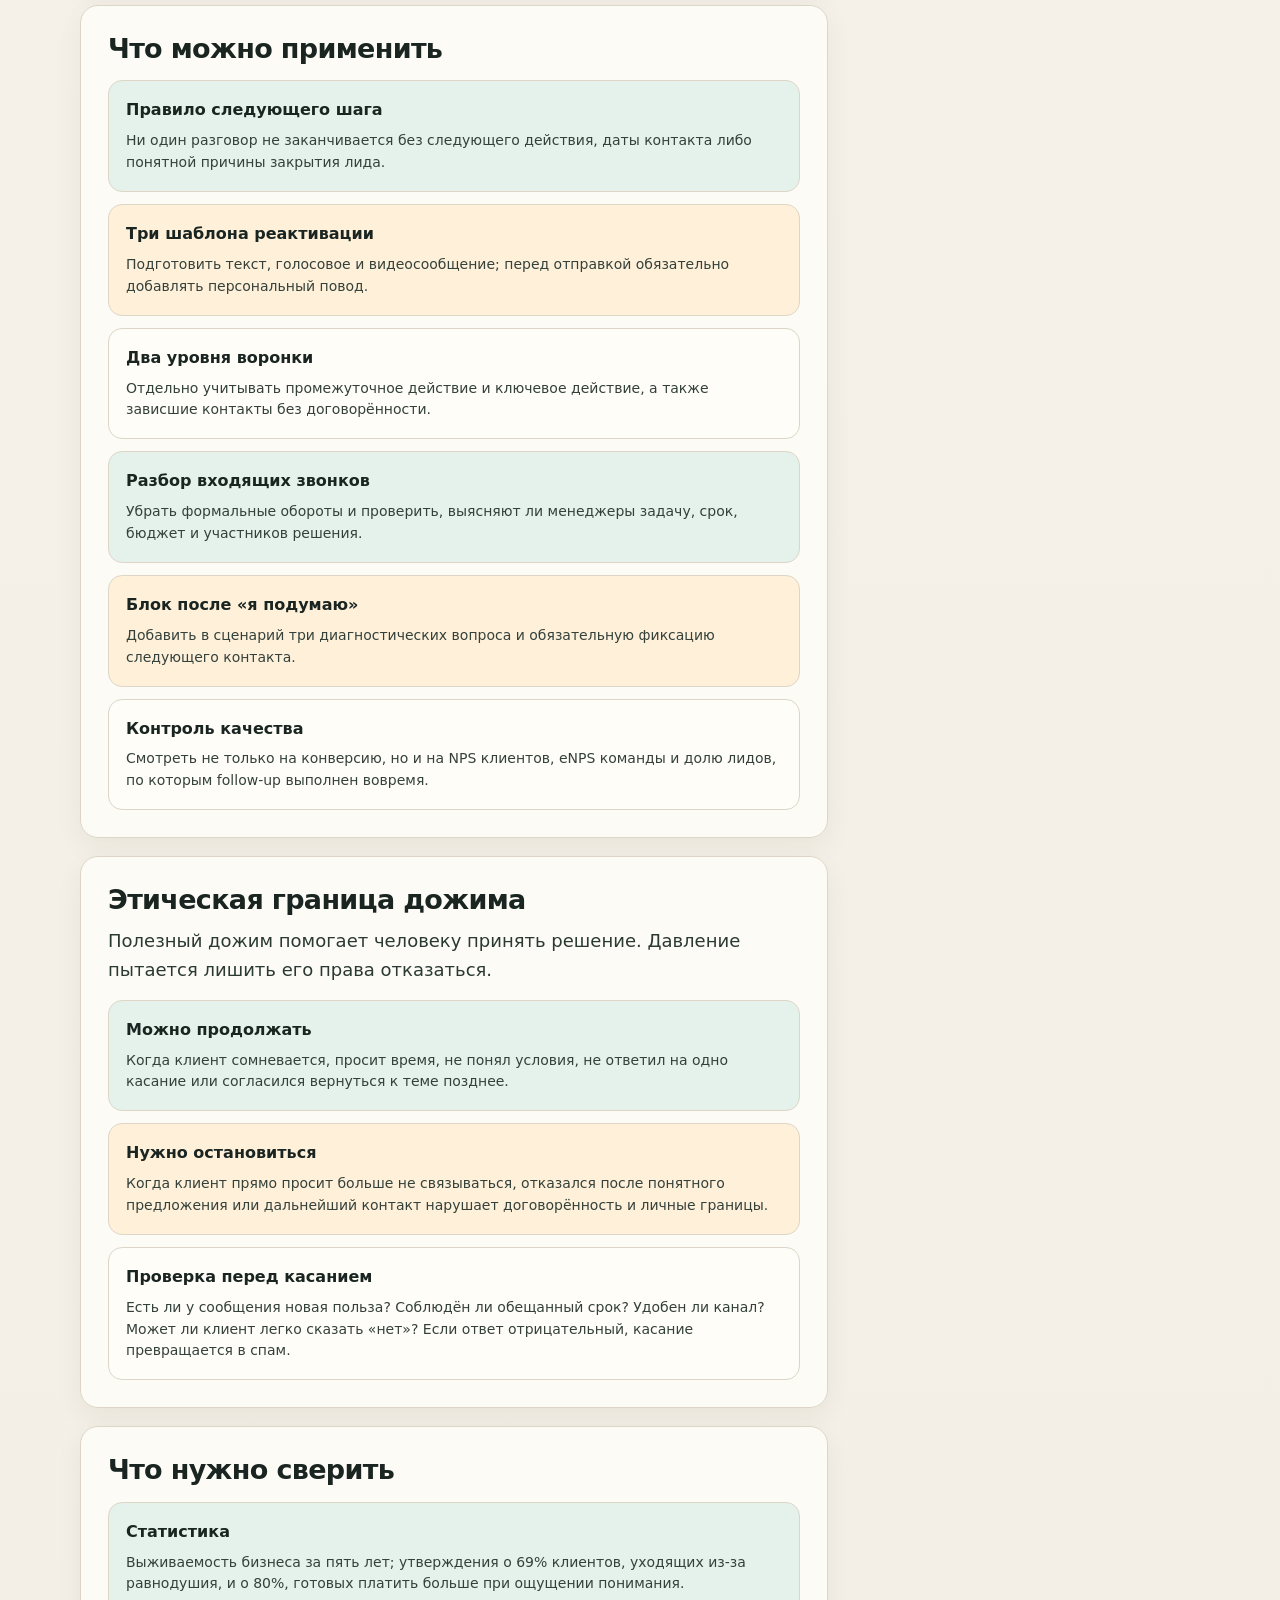
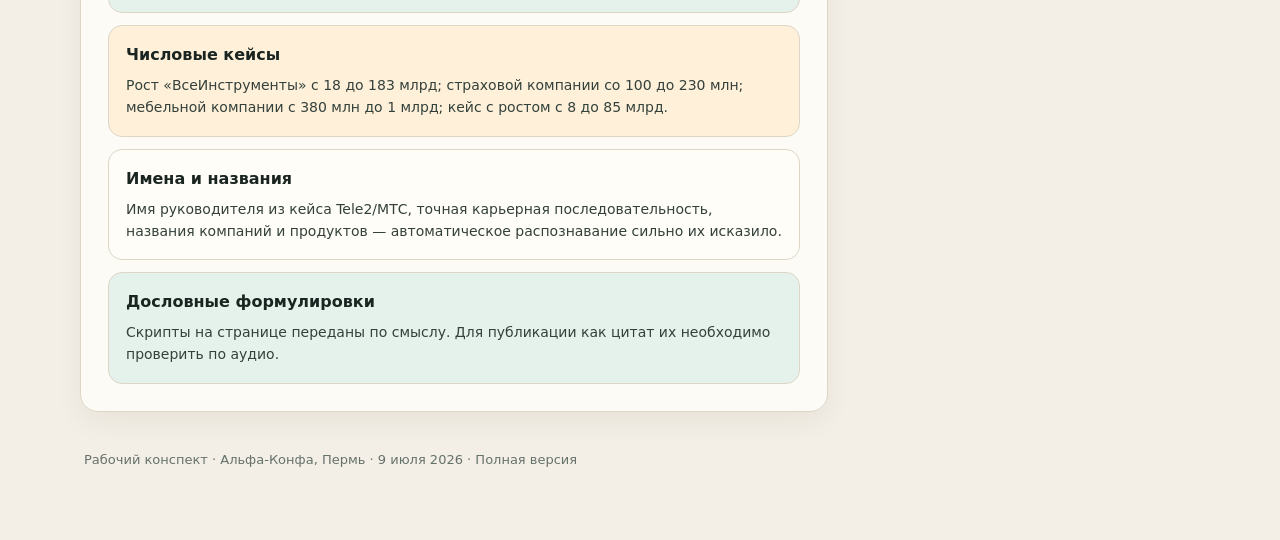
<file: 05-vladimir-yakuba.html>
<!doctype html>
<html lang="ru">
<head>
  <meta charset="utf-8">
  <meta name="viewport" content="width=device-width,initial-scale=1">
  <meta name="description" content="Подробный конспект выступления Владимира Якубы на Альфа-Конфе в Перми 9 июля 2026 года.">
  <title>Владимир Якуба — продажи и клиентская база</title>
  <link rel="stylesheet" href="speaker-page.css">
  <link rel="stylesheet" href="yakuba.css">
</head>
<body>
  <main class="page">
    <div class="top">
      <a href="index.html">← Альфа-Конфа · общий обзор</a>
      <span>05 / 05</span>
    </div>

    <nav class="nav" aria-label="Выбор выступления">
      <a href="index.html">Все выступления</a>
      <a href="01-dmitry-senderov.html">1 · Сендеров</a>
      <a href="02-pavel-kolobkov.html">2 · Колобков</a>
      <a href="03-questions.html">3 · Вопросы</a>
      <a href="04-alexander-afanasyev.html">4 · Афанасьев</a>
      <a class="current" href="05-vladimir-yakuba.html">5 · Якуба</a>
    </nav>

    <header class="hero">
      <div class="hero-copy">
        <p class="eyebrow">Альфа-Конфа · 9 июля 2026</p>
        <p class="speaker">Выступает · Владимир Якуба</p>
        <h1>Продажи — это забота, доведённая до решения</h1>
        <p>О клиентской базе, дожиме и превращении разовой заявки в долгие отношения.</p>
      </div>
      <div class="photo" style="background-image:url('assets/vladimir-yakuba.jpg')"></div>
    </header>

    <div class="content">
      <div class="stack">
        <section class="box">
          <h2>Суть за 60 секунд</h2>
          <p class="lead">Главная потеря в продажах возникает не только из-за нехватки заявок. Менеджеры слишком рано прекращают работу с уже возникшим интересом: принимают «я подумаю» за конец разговора, не возвращаются к клиенту, говорят формально и не фиксируют следующее действие.</p>
          <p>Якуба предлагает расширить воронку промежуточными шагами, заранее определять ключевое действие, мягко возвращать пропавших клиентов через разные каналы и задавать вопросы, которые помогают человеку разобраться в решении. Его формула: дожим — это не давление, а забота, доведённая до результата.</p>
        </section>

        <section class="box">
          <h2>Главная мысль</h2>
          <div class="thesis">Продажа продолжается после «я подумаю». Пока не зафиксировано следующее конкретное действие, контакт нельзя считать качественно обработанным.</div>
        </section>

        <section class="box script-section">
          <p class="section-label">Самое прикладное из выступления</p>
          <h2>Скрипты сообщений и звонков</h2>
          <p class="lead">Именно этот блок раньше был слишком сильно сжат. Ниже восстановлена логика живых разборов Якубы: что написать пропавшему клиенту, как сменить канал, что спрашивать после цены и как продолжать разговор после «я подумаю».</p>
          <p class="note">Фразы очищены от явных ошибок автоматического распознавания, но не выдаются за стенограмму слово в слово. Смысл, порядок и ключевые формулировки сохранены по трём транскрипциям.</p>

          <div class="script-list">
            <article class="script-item">
              <h3>1. Первое сообщение пропавшему клиенту</h3>
              <p class="when"><strong>Когда:</strong> человек раньше общался с вами, но перестал отвечать.</p>
              <blockquote>«Татьяна, добрый день. Как вы? Как у вас дела в целом?»</blockquote>
              <p>Якуба отдельно называл вопрос «Как у вас дела в целом?» универсальным входом. Задача первой фразы — не продавать заново, а восстановить человеческий контакт. Не начинать с «хочу предложить вам услугу».</p>
            </article>

            <article class="script-item">
              <h3>2. Сообщение с поводом для звонка</h3>
              <blockquote>«Решил выйти на связь. У меня появилась одна идея, которая, уверен, будет вам интересна. Наберу на мобильный».</blockquote>
              <p><strong>Логика:</strong> сначала короткий персональный текст, затем звонок. В тексте есть причина вернуться и предупреждение о следующем действии — клиент понимает, зачем ему будут звонить.</p>
            </article>

            <article class="script-item">
              <h3>3. Переход к видеокружку</h3>
              <blockquote>«У меня появилась одна идея, которая, уверен, вам будет интересна. Чтобы было комфортнее, запишу сейчас небольшое видео. Загружаю».</blockquote>
              <p><strong>Когда:</strong> звонки и обычные сообщения долго не дают ответа. В кейсе по ГЛОНАСС клиенту три года только звонили; Якуба предложил впервые написать и отправить короткое персональное видео. Меняется не только частота касаний, но и формат.</p>
            </article>

            <article class="script-item">
              <h3>4. Лестница контакта</h3>
              <ol>
                <li>Позвонить.</li>
                <li>Если не ответил — написать персональное сообщение.</li>
                <li>Предупредить о следующем звонке или коротком видео.</li>
                <li>Отправить видеокружок, голосовое или другой уместный формат.</li>
                <li>Вернуться через согласованный срок с новой полезной причиной.</li>
                <li>После прямого отказа или просьбы не связываться — остановиться.</li>
              </ol>
              <p>Сам Якуба формулировал основу так: «Не теряйтесь у клиентов» и «сами проявляйте инициативу». Интервал зависит от ситуации: несколько дней, неделя или месяц.</p>
            </article>

            <article class="script-item">
              <h3>5. Звонок старому B2B-клиенту</h3>
              <p class="when"><strong>Каркас разговора, восстановленный из живого разбора:</strong></p>
              <ol>
                <li>Поздороваться по имени и обозначить, с кем вы вместе выходите на связь.</li>
                <li>Признать текущую реальность: «Знаем, что задача по ГЛОНАСС у вас сейчас закрыта».</li>
                <li>Дать спокойный повод: «Есть две идеи, которые могут быть вам интересны».</li>
                <li>Назвать, где именно может быть ценность: сервис, условия, цена, обновление продукта.</li>
                <li>Не требовать немедленной сделки — договориться рассказать идеи и проверить интерес.</li>
              </ol>
              <p>Это не готовый текст для копирования в любую отрасль. Сильная часть сценария — признать текущего поставщика и говорить о конкретной новой пользе, а не делать вид, будто предыдущих разговоров не было.</p>
            </article>

            <article class="script-item">
              <h3>6. «Стоимость → описание → вопрос»</h3>
              <ol>
                <li><strong>Стоимость:</strong> назвать цену прямо.</li>
                <li><strong>Описание:</strong> коротко объяснить, что входит и почему это имеет ценность.</li>
                <li><strong>Вопрос:</strong> сразу вернуть клиента в диалог.</li>
              </ol>
              <blockquote>«Стоимость — … В неё входит … Какой из этих параметров для вас сейчас важнее?»</blockquote>
              <p>В живом звонке менеджер автосалона не замолчал после цены: продолжил разговор и выяснил, какой суммы клиенту не хватает.</p>
            </article>

            <article class="script-item">
              <h3>7. Проверка: действительно ли препятствие в цене</h3>
              <blockquote>«А какая цена нужна, чтобы вы приехали?»</blockquote>
              <blockquote>«Если получится согласовать эту сумму, готовы сегодня приехать?»</blockquote>
              <p>Вопрос не обещает скидку. Он проверяет условие действия. Если клиент не готов двигаться даже при нужной цене, значит, настоящее препятствие находится в другом месте.</p>
            </article>

            <article class="script-item">
              <h3>8. После «я подумаю»</h3>
              <p>Ключевая установка спикера: всё, что происходит после «я подумаю», и есть продажа. Он требовал минимум три попытки продолжить содержательный диалог.</p>
              <ul>
                <li>«Что именно вы хотите обдумать?»</li>
                <li>«Какой вопрос остался открытым?»</li>
                <li>«Если этот вопрос решим, какой будет следующий шаг?»</li>
                <li>«Когда конкретно вернуться к разговору?»</li>
              </ul>
              <p>Это не четыре реплики подряд. Менеджер выбирает уместный вопрос, слушает ответ и только потом двигается дальше.</p>
            </article>

            <article class="script-item">
              <h3>9. Если клиент несколько раз говорит «нет»</h3>
              <p>В звонке покупателю квартиры Якуба несколько раз переформулировал один смысл: смотреть ли варианты сейчас, можно ли показать их на будущее, важна ли большая площадь, когда допустимо вернуться. Он проговорил принцип: после «нет» можно мягче задать вопрос другими словами.</p>
              <p><strong>Граница:</strong> это допустимо для уточнения неоднозначного ответа, но не отменяет ясный отказ. Если клиент прямо просит прекратить контакт, разговор заканчивается.</p>
            </article>

            <article class="script-item">
              <h3>10. Первый контакт в магазине</h3>
              <ol>
                <li>«Добрый день, проходите, пожалуйста».</li>
                <li>Дать человеку примерно 30 секунд осмотреться.</li>
                <li>Подсказать один уместный факт о товаре.</li>
                <li>Спросить: «Какая у вас задача?»</li>
              </ol>
              <p>Якуба противопоставляет этому автоматическое «Вам что-нибудь подсказать?» и преждевременное «Как я могу к вам обращаться?». Сначала человеку нужно освоиться и понять, что его не атакуют скриптом.</p>
            </article>

            <article class="script-item">
              <h3>11. Развитие отношений с существующим клиентом</h3>
              <p>В финале Якуба очень быстро проговорил короткую последовательность; начало фразы автоматическая расшифровка повредила. Надёжно восстанавливается сама логика:</p>
              <ol>
                <li>Напомнить о себе и показать, что вы помните человека и прошлую историю.</li>
                <li>Позвонить и искренне спросить, как у него дела.</li>
                <li>Предложить следующую полезную покупку, когда контекст действительно подходит.</li>
                <li>После результата попросить рекомендацию.</li>
              </ol>
              <p><strong>Не выдаём за дословный скрипт:</strong> название модели и первые слова в аудиотранскрипции распознаны ненадёжно. Но связка «отношения → допродажа → рекомендация» в выступлении звучит явно.</p>
            </article>
          </div>
        </section>

        <section class="box">
          <h2>Ключевые идеи</h2>
          <div class="ideas">
            <article class="idea">
              <h3>1. Скорость — это гибкость, а не суета</h3>
              <p><strong>Факт выступления:</strong> предприниматели часто хотят прямого пути «позвонил — клиент купил», хотя реальное движение клиента сложнее. <strong>Вывод:</strong> выигрывает тот, кто быстрее проверяет следующий разумный шаг: звонок, сообщение, видео, новый вопрос или встречу.</p>
            </article>
            <article class="idea">
              <h3>2. Не исчезать из поля клиента</h3>
              <p><strong>Факт:</strong> спикер советует возвращаться к пропавшим клиентам через несколько дней, неделю или месяц, чередуя форматы. <strong>Вывод:</strong> отсутствие ответа ещё не всегда означает отказ, но прямую просьбу больше не связываться необходимо уважать.</p>
            </article>
            <article class="idea">
              <h3>3. Повторный контакт начинать с человека</h3>
              <p><strong>Факт:</strong> вместо нового холодного предложения Якуба сначала восстанавливает человеческий контакт, затем называет полезный повод вернуться. <strong>Вывод:</strong> реактивация лучше воспринимается как продолжение отношений, а не как массовая рассылка.</p>
            </article>
            <article class="idea">
              <h3>4. Расширить воронку промежуточными этапами</h3>
              <p><strong>Факт:</strong> в простой B2B-воронке он выделяет поиск, рекомендации, определение ЛПР и структуры компании, промежуточное действие, ключевое действие и дожим. <strong>Вывод:</strong> микродоговорённости делают движение клиента измеримым.</p>
            </article>
            <article class="idea">
              <h3>5. Разделять промежуточный и ключевой шаг</h3>
              <p>Промежуточный шаг — отправить расчёт, статью, ссылку, подключить инженера или уточнить данные. Ключевой — назначить встречу, Zoom, экскурсию, диагностику или другое действие, непосредственно приближающее сделку.</p>
            </article>
            <article class="idea">
              <h3>6. Хороший вопрос рождает ответ</h3>
              <p><strong>Факт:</strong> в живых звонках формальные реплики быстро обрывали разговор, а вопросы о задаче, бюджете, сроке и причине выбора раскрывали ситуацию. <strong>Вывод:</strong> вопрос нужен не для демонстрации скрипта, а для получения данных, на которых строится предложение.</p>
            </article>
            <article class="idea">
              <h3>7. После «я подумаю» нужны попытки продолжить диалог</h3>
              <p>Якуба предлагает не менее трёх мягких попыток: выяснить, что именно человек хочет обдумать, проверить условие решения и договориться о следующем контакте. Это не гарантирует сделку, но отделяет настоящее возражение от способа завершить неудобный разговор.</p>
            </article>
            <article class="idea">
              <h3>8. Сервис — новая валюта</h3>
              <p><strong>Факт:</strong> сервис раскладывается на лояльность, удовлетворённость и качество; отдельно упомянуты NPS клиентов и eNPS команды. <strong>Вывод:</strong> клиентский опыт зависит не только от скрипта, но и от состояния сотрудников.</p>
            </article>
            <article class="idea">
              <h3>9. Говорить по-человечески</h3>
              <p>Формальная вежливость не заменяет интереса. Канцелярские обороты лучше заменить ясными вопросами: зачем клиенту продукт, что изменилось, какие есть ограничения, кто участвует в решении.</p>
            </article>
            <article class="idea">
              <h3>10. Аргументацию переводить в действие</h3>
              <p>Предложение должно объяснять не только выгоду, но и следующий шаг. Срочность допустима, когда опирается на реальное условие: срок скидки, доступность объекта, окно встречи или график специалиста.</p>
            </article>
          </div>
        </section>

        <section class="box">
          <h2>Воронка, которую показывал Якуба</h2>
          <ol class="process-list">
            <li><strong>Холодный поиск:</strong> не ограничиваться знакомой базой.</li>
            <li><strong>Клиент из базы:</strong> возвращаться к уже существующим отношениям.</li>
            <li><strong>Поиск нового ЛПР:</strong> до звонка узнать имя и приблизительно понять структуру компании.</li>
            <li><strong>Промежуточный этап:</strong> отправить материал, расчёт или ссылку, подключить инженера, уточнить данные.</li>
            <li><strong>Ключевой этап:</strong> встреча, Zoom, экскурсия, диагностика или другое действие, непосредственно приближающее сделку.</li>
            <li><strong>Дожим:</strong> вернуться к сомнениям и незавершённым договорённостям.</li>
            <li><strong>Оплата:</strong> результат предыдущих этапов, а не единственная точка контроля.</li>
          </ol>
          <p>В кейсе страхового направления спикер связывал расширение простой воронки этими этапами с ростом со 100 до 230 млн рублей за год. Это результат со слов спикера; название компании и методику расчёта стоит сверить отдельно.</p>
        </section>

        <section class="box">
          <h2>Как контролировать качество работы</h2>
          <div class="compact-list">
            <h3>По каждому лиду</h3>
            <ul>
              <li>Зафиксирован ли следующий шаг?</li>
              <li>Есть ли дата и канал следующего контакта?</li>
              <li>Понятна ли настоящая причина паузы или отказа?</li>
              <li>Было ли после «я подумаю» до трёх уместных попыток продолжить диалог?</li>
              <li>Менял ли менеджер формат, если привычный канал не работал?</li>
            </ul>
            <h3>По сервису и команде</h3>
            <ul>
              <li>NPS: готовы ли клиенты рекомендовать компанию?</li>
              <li>eNPS: готовы ли сотрудники рекомендовать компанию как место работы?</li>
              <li>Почему сотрудник поставил именно такую оценку?</li>
              <li>Что в команде нравится больше всего?</li>
              <li>Что улучшить, чтобы рекомендация стала сильнее?</li>
              <li>Какие изменения сделали бы работу комфортнее и эффективнее?</li>
            </ul>
          </div>
        </section>

        <section class="box">
          <h2>Ещё три прикладных инструмента</h2>
          <div class="script-list">
            <article class="script-item">
              <h3>Голосовое напоминание сразу после договорённости</h3>
              <p>Якуба прямо со сцены показал простую дисциплину: сказать телефону «Напомни завтра в 13:00 позвонить по поводу машины». Суть не в iPhone, а в том, чтобы следующий контакт моментально превратить в напоминание, а не надеяться на память.</p>
            </article>
            <article class="script-item">
              <h3>Разбор переписки через yakuba.pro</h3>
              <p>На выступлении спикер называл сервис yakuba.pro: загрузить переписку или скриншоты, описать контекст и спросить, как он бы ответил клиенту. В тот момент сервис представлялся как бесплатный тестовый инструмент. Перед рабочим использованием нужно отдельно проверить, доступен ли он сейчас и как обрабатывает клиентские данные.</p>
            </article>
            <article class="script-item">
              <h3>Искать не источник энергии, а её утечки</h3>
              <p>Практический вопрос руководителю: какие мелочи раздражают, какие задачи не делегированы, где работа регулярно съедает внимание? Убирать утечки и передавать несвойственные задачи команде — часть способности сохранять нужное настроение в продажах.</p>
            </article>
          </div>
        </section>

        <section class="box">
          <h2>Что показали разборы и кейсы</h2>
          <div class="ideas">
            <article class="idea">
              <h3>Цветочная подписка</h3>
              <p>Клиент обещал изучить прайс, а продавец завершил разговор фразой «будем ждать». Разбор показал: общая вежливость не заменяет договорённости о следующем шаге; позднее нужен персональный повод вернуться.</p>
            </article>
            <article class="idea">
              <h3>Старый B2B-клиент по ГЛОНАСС</h3>
              <p>Несколько лет клиенту только звонили. Якуба предложил впервые отправить персональный текст и видеокружок. Урок: если один канал не работает, меняют формат контакта, а не только его частоту.</p>
            </article>
            <article class="idea">
              <h3>Покупатель квартиры</h3>
              <p>После нескольких «нет» спикер переформулировал вопросы и добился согласия получить варианты. Это демонстрирует настойчивость, но одновременно показывает риск давления — прямой отказ нельзя бесконечно переопределять как сомнение.</p>
            </article>
            <article class="idea">
              <h3>B2B-воронка страхового направления</h3>
              <p>По словам спикера, добавление активного поиска, рекомендаций, определения ЛПР, промежуточных шагов, ключевой встречи и дожима сопровождалось ростом продаж со 100 до 230 млн рублей за год. Название компании, продукт и цифры требуют сверки.</p>
            </article>
            <article class="idea">
              <h3>Целевой поиск директора</h3>
              <p>Вместо массового просмотра резюме Якуба описывает холодный выход на руководителя филиала Tele2, который затем продолжил карьеру в МТС. Урок: точность целевого поиска может быть важнее масштаба активности.</p>
            </article>
            <article class="idea">
              <h3>Автосалон</h3>
              <p>В живом звонке менеджер уточнял бюджет, проверял условие приезда и пытался привести клиента к встрече. Практический вывод: после цены нужны описание ценности, вопрос и честная фиксация следующего действия.</p>
            </article>
            <article class="idea">
              <h3>Застройщик</h3>
              <p>Менеджер говорил формально, назвал цену и почти не исследовал ситуацию клиента. Урок: меньше канцелярита, больше вопросов о задаче, сроках, семье, бюджете и причине выбора.</p>
            </article>
            <article class="idea">
              <h3>Продажа «Газели»</h3>
              <p>По словам Якубы, после первой покупки клиент приобрёл ещё два автомобиля. Вывод спикера: качественно обработанная заявка может превратиться в долгие отношения, повторные продажи и рекомендации.</p>
            </article>
          </div>
        </section>

        <section class="box">
          <h2>Что можно применить</h2>
          <div class="ideas">
            <article class="idea"><h3>Правило следующего шага</h3><p>Ни один разговор не заканчивается без следующего действия, даты контакта либо понятной причины закрытия лида.</p></article>
            <article class="idea"><h3>Три шаблона реактивации</h3><p>Подготовить текст, голосовое и видеосообщение; перед отправкой обязательно добавлять персональный повод.</p></article>
            <article class="idea"><h3>Два уровня воронки</h3><p>Отдельно учитывать промежуточное действие и ключевое действие, а также зависшие контакты без договорённости.</p></article>
            <article class="idea"><h3>Разбор входящих звонков</h3><p>Убрать формальные обороты и проверить, выясняют ли менеджеры задачу, срок, бюджет и участников решения.</p></article>
            <article class="idea"><h3>Блок после «я подумаю»</h3><p>Добавить в сценарий три диагностических вопроса и обязательную фиксацию следующего контакта.</p></article>
            <article class="idea"><h3>Контроль качества</h3><p>Смотреть не только на конверсию, но и на NPS клиентов, eNPS команды и долю лидов, по которым follow-up выполнен вовремя.</p></article>
          </div>
        </section>

        <section class="box">
          <h2>Этическая граница дожима</h2>
          <p class="lead">Полезный дожим помогает человеку принять решение. Давление пытается лишить его права отказаться.</p>
          <div class="ideas">
            <article class="idea">
              <h3>Можно продолжать</h3>
              <p>Когда клиент сомневается, просит время, не понял условия, не ответил на одно касание или согласился вернуться к теме позднее.</p>
            </article>
            <article class="idea">
              <h3>Нужно остановиться</h3>
              <p>Когда клиент прямо просит больше не связываться, отказался после понятного предложения или дальнейший контакт нарушает договорённость и личные границы.</p>
            </article>
            <article class="idea">
              <h3>Проверка перед касанием</h3>
              <p>Есть ли у сообщения новая польза? Соблюдён ли обещанный срок? Удобен ли канал? Может ли клиент легко сказать «нет»? Если ответ отрицательный, касание превращается в спам.</p>
            </article>
          </div>
        </section>

        <section class="box">
          <h2>Что нужно сверить</h2>
          <div class="ideas">
            <article class="idea"><h3>Статистика</h3><p>Выживаемость бизнеса за пять лет; утверждения о 69% клиентов, уходящих из-за равнодушия, и о 80%, готовых платить больше при ощущении понимания.</p></article>
            <article class="idea"><h3>Числовые кейсы</h3><p>Рост «ВсеИнструменты» с 18 до 183 млрд; страховой компании со 100 до 230 млн; мебельной компании с 380 млн до 1 млрд; кейс с ростом с 8 до 85 млрд.</p></article>
            <article class="idea"><h3>Имена и названия</h3><p>Имя руководителя из кейса Tele2/МТС, точная карьерная последовательность, названия компаний и продуктов — автоматическое распознавание сильно их исказило.</p></article>
            <article class="idea"><h3>Дословные формулировки</h3><p>Скрипты на странице переданы по смыслу. Для публикации как цитат их необходимо проверить по аудио.</p></article>
          </div>
        </section>
      </div>

      <aside class="side" aria-label="Смысловая выжимка">
        <section class="box">
          <h3>Если запомнить пять вещей</h3>
          <ul>
            <li>Не теряйтесь у клиентов.</li>
            <li>Хороший вопрос рождает ответ, плохой — спор.</li>
            <li>Всё после «я подумаю» — продолжение продажи.</li>
            <li>Каждое касание должно вести к следующему действию.</li>
            <li>Дожим без уважения к отказу превращается в давление.</li>
          </ul>
        </section>

        <section class="box">
          <h3>Фразы-якоря</h3>
          <ul>
            <li>«Дожим — это забота, доведённая до решения».</li>
            <li>«Каждая заявка — это алмаз».</li>
            <li>«Сервис — новая валюта».</li>
            <li>«Точность важнее масштаба».</li>
            <li>«Хорошие планы без действий — нули без единицы».</li>
          </ul>
        </section>

        <section class="box source">
          <h3>Источники конспекта</h3>
          <p>Материал собран из всех трёх фрагментов автоматической транскрибации. Сомнительные цифры и имена вынесены в раздел «Что нужно сверить».</p>
          <span class="local-source">Фрагмент · 16:03 · локальная транскрибация</span>
          <span class="local-source">Фрагмент · 16:33 · локальная транскрибация</span>
          <span class="local-source">Фрагмент · 17:03 · локальная транскрибация</span>
        </section>
      </aside>
    </div>

    <footer>Рабочий конспект · Альфа-Конфа, Пермь · 9 июля 2026 · Полная версия</footer>
  </main>
</body>
</html>
</file>
<file: speaker-page.css>
:root{--ink:#1a2521;--muted:#65716b;--paper:#fffdf8;--canvas:#f3efe6;--line:#ddd6c7;--green:#166c57;--teal:#0c878b;--amber:#b56816;--soft-green:#e5f1eb;--soft-teal:#e4f3f3;--soft-amber:#fff0da;--shadow:0 18px 48px rgba(53,43,23,.10)}
*{box-sizing:border-box}body{margin:0;background:linear-gradient(180deg,#fbf8f1,var(--canvas));color:var(--ink);font-family:Inter,ui-sans-serif,system-ui,-apple-system,BlinkMacSystemFont,"Segoe UI",Arial,sans-serif;line-height:1.56}.page{width:min(1120px,calc(100% - 40px));margin:auto;padding:30px 0 70px}.top,.nav{display:flex;flex-wrap:wrap;align-items:center;gap:9px}.top{justify-content:space-between;margin:0 2px 16px;font-size:14px}.top a{color:var(--muted);text-decoration:none}.nav{margin:0 0 24px;padding:10px;border:1px solid var(--line);border-radius:14px;background:rgba(255,253,248,.8)}.nav a,.nav span{padding:7px 10px;border-radius:9px;font-size:13px;font-weight:700;text-decoration:none}.nav a{color:var(--green)}.nav .current{color:#fff;background:var(--green)}.nav span{color:#9a9c94}.hero{min-height:340px;overflow:hidden;display:grid;grid-template-columns:minmax(0,1.2fr) minmax(250px,.8fr);border:1px solid rgba(23,32,29,.12);border-radius:22px;background:#143e34;box-shadow:var(--shadow);color:white}.hero-copy{display:grid;align-content:center;gap:15px;padding:42px}.eyebrow{margin:0;color:rgba(255,255,255,.76);font-size:12px;font-weight:800;letter-spacing:.13em;text-transform:uppercase}.speaker{width:fit-content;margin:0;padding:7px 11px;border:1px solid rgba(255,255,255,.28);border-radius:999px;background:rgba(255,190,76,.17);color:#fff4dd;font-size:14px;font-weight:760}h1{margin:0;font-size:clamp(38px,5vw,64px);letter-spacing:-.045em;line-height:1.02}.hero p:last-child{margin:0;color:rgba(255,255,255,.9);font-size:17px}.photo{background-size:cover;background-position:center 34%;min-height:280px}.content{display:grid;grid-template-columns:minmax(0,1.65fr) minmax(280px,.78fr);gap:18px;margin-top:18px}.stack{display:grid;gap:18px}.box{padding:27px;border:1px solid var(--line);border-radius:18px;background:rgba(255,253,248,.87);box-shadow:0 10px 28px rgba(50,39,20,.055)}h2{margin:0 0 12px;font-size:27px;line-height:1.16;letter-spacing:-.025em}h3{margin:0 0 7px;font-size:16px}p{margin:0}p+p{margin-top:12px}.lead{font-size:18px;color:#2b3933}.thesis{padding:21px;border-left:4px solid var(--teal);border-radius:0 14px 14px 0;background:var(--soft-teal);font-size:20px;font-weight:660;line-height:1.34}.ideas{display:grid;gap:12px;margin-top:16px}.idea{padding:17px;border:1px solid var(--line);border-radius:14px;background:var(--paper)}.idea:nth-child(3n+1){background:var(--soft-green)}.idea:nth-child(3n+2){background:var(--soft-amber)}.idea p{font-size:14px;color:#34413b}.side{position:sticky;top:16px;display:grid;gap:18px;align-self:start}.side .box{padding:20px}.side h3{color:var(--green);font-size:12px;letter-spacing:.09em;text-transform:uppercase}.side ul{display:grid;gap:9px;margin:10px 0 0;padding-left:19px;color:#35433d;font-size:14px}.source a,.source .local-source{display:block;margin-top:8px;color:var(--green);font-size:13px}.source .local-source{color:var(--muted)}footer{margin:38px 4px 0;color:var(--muted);font-size:13px}@media(max-width:760px){.page{width:min(100% - 28px,680px);padding-top:14px}.hero,.content{grid-template-columns:1fr}.hero-copy{padding:30px 25px}.photo{min-height:250px}.side{position:static}.top{font-size:13px}}
</file>
<file: yakuba.css>
.section-label {
  margin: 0 0 7px;
  color: var(--amber);
  font-size: 12px;
  font-weight: 850;
  letter-spacing: .1em;
  text-transform: uppercase;
}

.note {
  margin-top: 13px;
  padding: 11px 14px;
  border-left: 3px solid var(--amber);
  background: var(--soft-amber);
  color: #66523a;
  font-size: 13px;
}

.script-list {
  display: grid;
  gap: 25px;
  margin-top: 24px;
}

.script-item {
  padding-bottom: 23px;
  border-bottom: 1px solid var(--line);
}

.script-item:last-child {
  padding-bottom: 0;
  border-bottom: 0;
}

.script-item h3 {
  font-size: 19px;
}

.script-item p,
.script-item li,
.process-list li,
.compact-list li {
  color: #34413b;
  font-size: 15px;
}

.script-item ol,
.script-item ul,
.process-list,
.compact-list ul {
  display: grid;
  gap: 7px;
  margin: 12px 0 0;
  padding-left: 22px;
}

.script-item blockquote {
  margin: 13px 0;
  padding: 14px 17px;
  border-left: 4px solid var(--green);
  background: var(--soft-green);
  font-size: 17px;
  font-weight: 680;
  line-height: 1.42;
}

.script-item .when {
  margin-top: 9px;
  color: var(--muted);
}

.process-list {
  gap: 11px;
  margin: 16px 0 18px;
}

.compact-list h3 {
  margin-top: 21px;
}

.compact-list h3:first-child {
  margin-top: 14px;
}

@media (max-width: 760px) {
  .script-item blockquote {
    font-size: 16px;
  }
}
</file>
